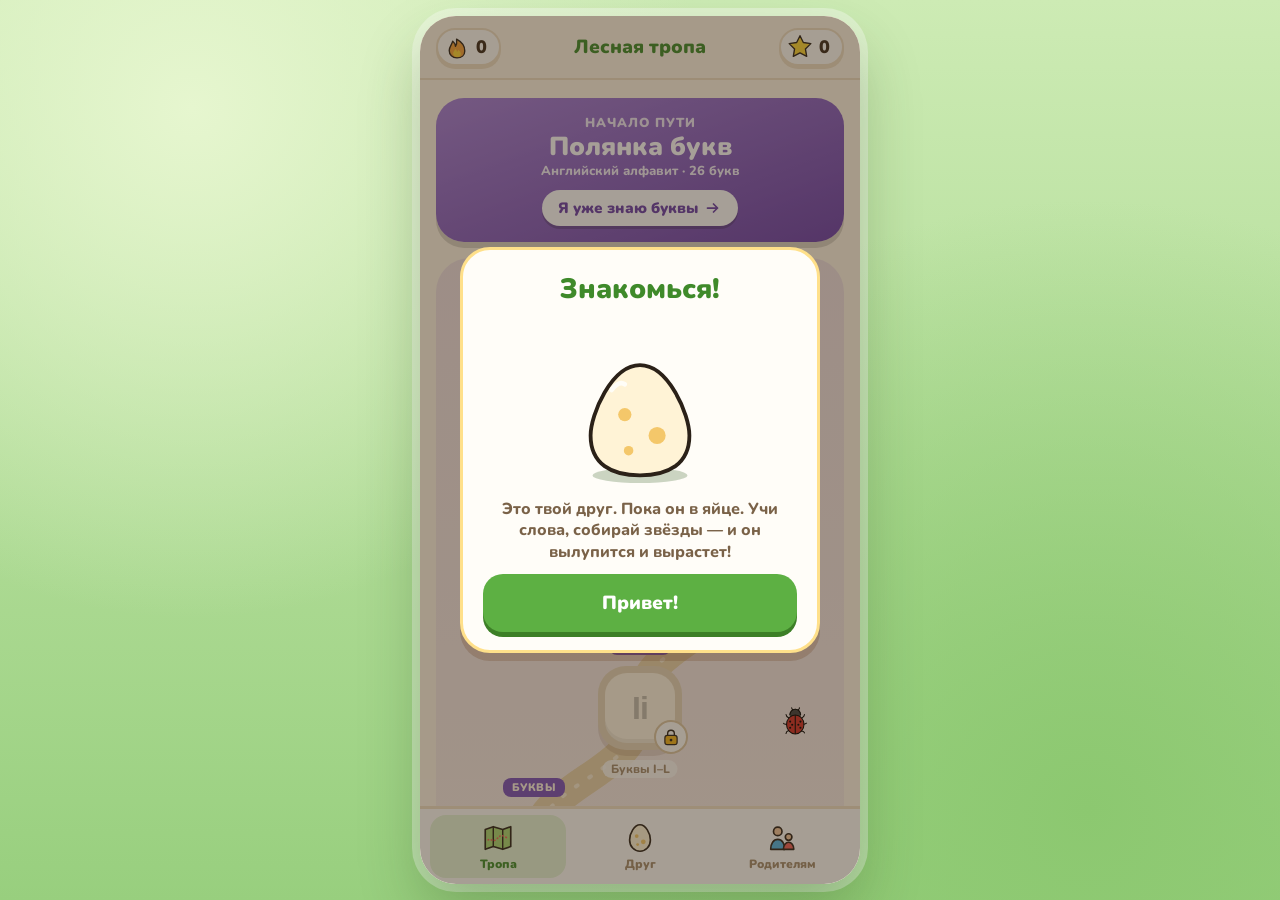
<file: index.html>
<!DOCTYPE html>
<html lang="ru">
<head>
<meta charset="UTF-8">
<meta name="viewport" content="width=device-width, initial-scale=1.0">
<title>EnglishKids — учим слова играя</title>
<!-- Установка на телефон: значок, имя, цвет шапки -->
<link rel="manifest" href="manifest.webmanifest">
<meta name="theme-color" content="#5DB043">
<link rel="icon" href="icons/favicon-32.png" sizes="32x32">
<link rel="icon" href="icons/icon.svg" type="image/svg+xml">
<link rel="apple-touch-icon" href="icons/apple-touch-icon.png">
<meta name="mobile-web-app-capable" content="yes">
<meta name="apple-mobile-web-app-capable" content="yes">
<meta name="apple-mobile-web-app-title" content="EnglishKids">
<meta name="apple-mobile-web-app-status-bar-style" content="default">
<link rel="stylesheet" href="fonts/nunito.css">
<style>
/* ===== Тема «Сказочный лес»: тёплые цвета, мягкие объёмные формы ===== */
:root{
  --bg:#FFF6E6; --paper:#FFFDF8; --card:#FFFDF8;
  --ink:#3B2A1A; --ink-soft:#7A6248; --muted:#A38B6D; --line:#EFDFC4; --line-dark:#DCC6A2;
  --leaf:#5DB043; --leaf-dark:#3F8A2A; --leaf-shadow:#3D7F27; --leaf-light:#E4F4D6;
  --sun:#FFC83D; --sun-shadow:#D99A12;
  --berry:#EF5F57; --berry-shadow:#C43F38; --berry-light:#FDE3E0;
  --sky:#4FB3E3; --sky-shadow:#2F8FBF; --sky-light:#E1F3FB;
  --wood:#B97E4B; --wood-dark:#8A5A32;
  /* старые имена — ими пользуются экраны питомца, родителей и финала */
  --primary:var(--leaf); --primary-dark:var(--leaf-dark); --primary-shadow:var(--leaf-shadow);
  --blue:var(--sky); --blue-shadow:var(--sky-shadow); --red:var(--berry); --red-shadow:var(--berry-shadow);
  --yellow:var(--sun); --yellow-shadow:var(--sun-shadow); --purple:#B98AE0; --purple-shadow:#9168B8;
  --gray-text:var(--ink); --gray-muted:var(--muted); --border:var(--line);
}
*{box-sizing:border-box; -webkit-tap-highlight-color:transparent;}
body{
  margin:0; font-family:'Nunito','Trebuchet MS',sans-serif; color:var(--ink);
  background-color:#B5DE98;
  background-image:radial-gradient(circle at 15% 12%, #E6F6CF 0, transparent 38%), radial-gradient(circle at 85% 90%, #8CC870 0, transparent 45%), linear-gradient(180deg,#CDEBB4,#98CF7E);
  min-height:100vh; display:flex; align-items:center; justify-content:center; padding:16px;
}
.app{
  width:100%; max-width:440px; height:calc(100vh - 32px); height:calc(100dvh - 32px); max-height:880px;
  background:var(--bg); border-radius:36px; position:relative; overflow:hidden;
  display:flex; flex-direction:column;
  box-shadow:0 30px 60px rgba(40,70,20,.28), 0 0 0 8px rgba(255,255,255,.35);
}
@media (max-width:520px){
  body{padding:0;}
  .app{max-width:none; height:100vh; height:100dvh; max-height:none; border-radius:0; box-shadow:none;}
}
.screen{flex:1; overflow-y:auto; padding:18px 16px 16px; background:var(--bg); position:relative;}
.screen::-webkit-scrollbar{width:0;}
.screen-map{padding-top:0;}
.screen-lesson{display:flex; flex-direction:column; padding:14px 18px 18px;}

/* ===== Кнопки ===== */
.btn{
  border:none; border-radius:20px; padding:16px 18px; font-family:inherit; font-size:19px; font-weight:900;
  cursor:pointer; width:100%; margin-top:10px; position:relative; top:0; overflow:hidden;
  display:flex; align-items:center; justify-content:center; gap:8px; transition:top .08s, box-shadow .08s;
}
.btn:active{top:4px;}
.btn-primary{background:var(--leaf); color:#fff; box-shadow:0 5px 0 var(--leaf-shadow);}
.btn-primary:active{box-shadow:0 1px 0 var(--leaf-shadow);}
.btn-berry{background:var(--berry); color:#fff; box-shadow:0 5px 0 var(--berry-shadow);}
.btn-berry:active{box-shadow:0 1px 0 var(--berry-shadow);}
.btn-blue{background:var(--sky); color:#fff; box-shadow:0 5px 0 var(--sky-shadow);}
.btn-blue:active{box-shadow:0 1px 0 var(--sky-shadow);}
.btn-outline{background:var(--paper); border:2px solid var(--line); color:var(--ink-soft); box-shadow:0 5px 0 var(--line);}
.btn-outline:active{box-shadow:0 1px 0 var(--line);}
.btn-ghost{background:transparent; color:var(--muted); box-shadow:none; font-size:13px; font-weight:800;}
.btn-ghost:active{top:0;}
.btn:disabled, .btn.btn-disabled{background:#EADBC2 !important; color:#B8A386 !important; box-shadow:0 5px 0 #D9C6A5 !important; cursor:default;}
.btn:disabled:active{top:0;}
.btn.grow{flex:1;}
.btn-label{position:relative; display:inline-flex; align-items:center; gap:8px;}
.btn-next .charge{position:absolute; left:0; top:0; bottom:0; width:0; background:rgba(93,176,67,.4);}
.btn-next.charging .charge{animation:charge 2s linear forwards;}
@keyframes charge{to{width:100%;}}
.round-btn{
  width:48px; height:48px; border-radius:50%; border:none; flex-shrink:0; cursor:pointer;
  display:flex; align-items:center; justify-content:center; background:transparent; color:var(--muted); position:relative; top:0;
}
.round-btn.soft{width:62px; height:62px; background:var(--paper); border:2px solid var(--line); box-shadow:0 5px 0 var(--line); color:var(--ink-soft);}
.round-btn.soft:active{top:4px; box-shadow:0 1px 0 var(--line);}
.speak-btn{
  background:var(--sky); color:#fff; border:none; border-radius:50%; width:76px; height:76px; cursor:pointer; flex-shrink:0;
  display:flex; align-items:center; justify-content:center; box-shadow:0 5px 0 var(--sky-shadow); position:relative; top:0;
}
.speak-btn:active{top:4px; box-shadow:0 1px 0 var(--sky-shadow);}
.speak-btn.small{width:42px; height:42px; box-shadow:0 3px 0 var(--sky-shadow);}

/* ===== Карта: лесная тропа ===== */
.map-top{
  position:sticky; top:0; z-index:20; display:flex; flex-wrap:wrap; align-items:center; justify-content:space-between; gap:8px;
  margin:0 -16px 12px; padding:12px 16px; background:rgba(255,246,230,.94); border-bottom:2px solid var(--line);
  -webkit-backdrop-filter:blur(6px); backdrop-filter:blur(6px);
}
.map-top-title{font-size:19px; font-weight:900; color:var(--leaf-dark);}
.chip{display:flex; align-items:center; gap:5px; background:var(--paper); border:2px solid var(--line); border-radius:100px; padding:3px 12px 3px 5px; font-weight:900; font-size:18px; box-shadow:0 3px 0 var(--line);}
.glade{position:relative; border-radius:34px; margin-bottom:16px; padding-top:14px; background:linear-gradient(180deg, var(--tint) 0%, transparent 90%);}
.glade-sign{
  position:relative; z-index:3; display:flex; align-items:center; gap:10px; margin:0 auto; width:fit-content; max-width:92%;
  padding:7px 18px 7px 7px; border-radius:18px; color:#FFF6E3;
  background:linear-gradient(180deg,#C98F58,#B07A47); border:3px solid var(--wood-dark); box-shadow:0 5px 0 #6E4524;
}
.sign-pic{width:48px; height:48px; border-radius:14px; background:#FFF6E3; display:flex; align-items:center; justify-content:center; flex-shrink:0;}
.sign-title{font-size:19px; font-weight:900; line-height:1.1; text-shadow:0 2px 0 rgba(0,0,0,.18);}
.sign-meta{display:flex; align-items:center; gap:4px; font-size:13px; font-weight:800; margin-top:2px;}
.trail{position:relative;}
.trail-path{position:absolute; left:0; top:0; width:100%; height:100%; z-index:0; overflow:visible;}
.deco{position:absolute; z-index:1; transform:translate(-50%,-50%); pointer-events:none;}
.node{position:absolute; z-index:2; width:84px; height:84px; margin:-42px 0 0 -42px;}
.node-btn{
  width:84px; height:84px; border-radius:50%; border:none; padding:7px; cursor:pointer; position:relative; top:0;
  background:conic-gradient(var(--c) var(--p), #EADBC2 0); box-shadow:0 6px 0 rgba(110,69,36,.28); transition:top .08s, box-shadow .08s;
}
.node-btn:active{top:4px; box-shadow:0 2px 0 rgba(110,69,36,.28);}
.node-pic{width:100%; height:100%; border-radius:50%; background:var(--paper); display:flex; align-items:center; justify-content:center; overflow:hidden; box-shadow:inset 0 -4px 0 rgba(0,0,0,.06);}
.node.done .node-btn{background:linear-gradient(180deg,#FFD95A,#F2AE1F);}
.node.locked .node-btn{background:#E6D6BB; cursor:default; box-shadow:0 6px 0 rgba(110,69,36,.14);}
.node.locked .node-btn:active{top:0;}
.node.locked .node-pic{background:#F3E9D7;}
.node.locked .node-pic > *{filter:grayscale(1); opacity:.35;}
.node.nope .node-btn{animation:shake .35s;}
.node-badge{position:absolute; right:-6px; bottom:-4px; width:34px; height:34px; border-radius:50%; display:flex; align-items:center; justify-content:center; background:var(--paper); border:2px solid var(--line-dark);}
.node-badge.ok{background:var(--leaf); border-color:var(--leaf-shadow);}
.node.current::before{content:''; position:absolute; inset:-12px; border-radius:50%; background:var(--c); animation:halo 1.8s ease-out infinite;}
.node.current .node-btn{animation:bob 2.2s ease-in-out infinite;}
.node-stars{position:absolute; top:-22px; left:50%; transform:translateX(-50%); display:flex; gap:0; z-index:3;}
.node-stars svg:nth-child(2){transform:translateY(-6px);}
.node-label{
  position:absolute; top:94px; left:50%; transform:translateX(-50%); width:max-content; max-width:150px; text-align:center;
  font-size:12px; line-height:1.2; font-weight:800; color:var(--ink-soft); background:rgba(255,253,248,.85); padding:2px 8px; border-radius:10px;
}
.node.locked .node-label{color:var(--muted);}
.node-worm{position:absolute; top:-16px; width:66px; height:72px; z-index:4; pointer-events:none; animation:bob 2.2s ease-in-out .3s infinite;}
.node-worm.left{right:100px;} .node-worm.right{left:100px;}
.node-worm svg{width:100%; height:100%; display:block;}
@keyframes halo{0%{transform:scale(.85); opacity:.35;} 100%{transform:scale(1.3); opacity:0;}}
@keyframes bob{0%,100%{transform:translateY(0);} 50%{transform:translateY(-5px);}}

.bottom-nav{display:flex; gap:6px; background:var(--paper); border-top:3px solid var(--line); padding:6px 10px calc(6px + env(safe-area-inset-bottom));}
.nav-btn{flex:1; border:none; background:none; padding:6px 4px; display:flex; flex-direction:column; align-items:center; gap:1px; font-family:inherit; font-size:12px; font-weight:900; color:var(--muted); cursor:pointer; border-radius:16px;}
.nav-btn.active{background:var(--leaf-light); color:var(--leaf-dark);}

/* ===== Урок ===== */
.lesson-top{display:flex; align-items:center; gap:10px; margin-bottom:6px;}
.lprogress{flex:1; height:18px; border-radius:100px; background:#EADBC2; overflow:hidden; box-shadow:inset 0 2px 0 rgba(0,0,0,.06);}
.lprogress-fill{height:100%; min-width:18px; border-radius:100px; background:linear-gradient(180deg,#7CCB55,var(--leaf)); position:relative; transition:width .5s cubic-bezier(.34,1.56,.64,1);}
.lprogress-fill::after{content:''; position:absolute; top:4px; left:8px; right:8px; height:4px; border-radius:4px; background:rgba(255,255,255,.45);}
.lesson-pic{width:44px; height:44px; display:flex; align-items:center; justify-content:center; flex-shrink:0;}
.stage{flex:1; display:flex; flex-direction:column; justify-content:center; align-items:center; gap:16px; min-height:0;}
.stage-actions{display:flex; gap:12px; align-items:center; padding-top:12px;}
.stage-actions .btn{margin-top:0;}
.stage-actions.spread{justify-content:space-between;}

.prompt{display:flex; flex-direction:column; align-items:center; gap:8px;}
.prompt-pic{width:180px; height:180px; border-radius:38px; background:var(--paper); border:3px solid var(--line); box-shadow:0 6px 0 var(--line); display:flex; align-items:center; justify-content:center; animation:pop-in .4s cubic-bezier(.34,1.56,.64,1);}
.prompt.compact .prompt-pic{width:136px; height:136px; border-radius:32px;}
.word-ru{font-size:28px; font-weight:900; color:var(--ink); text-align:center; line-height:1.15;}
.word-ru.small{font-size:19px; color:var(--ink-soft);}

.card-scene{perspective:1200px; width:100%; height:380px; max-height:56vh;}
.card{position:relative; width:100%; height:100%; transform-style:preserve-3d; transition:transform .6s cubic-bezier(.34,1.56,.64,1); cursor:pointer;}
.card.flipped{transform:rotateY(180deg);}
.face{position:absolute; inset:0; -webkit-backface-visibility:hidden; backface-visibility:hidden; border-radius:36px; display:flex; flex-direction:column; align-items:center; justify-content:center; gap:12px; text-align:center; padding:16px;}
.front{background:var(--paper); border:4px solid var(--line); box-shadow:0 8px 0 var(--line);}
.back{background:linear-gradient(180deg,#F1FAEA,#DDF1CF); border:4px solid #BFE3A8; box-shadow:0 8px 0 #BFE3A8; transform:rotateY(180deg);}
.word-en{font-size:46px; font-weight:900; color:var(--leaf-dark); line-height:1; word-break:break-word;}
.ipa{font-size:18px; color:var(--ink-soft); font-weight:700;}
.tap-hint{position:absolute; right:22px; bottom:20px; color:var(--sun-shadow); animation:tap 1.4s ease-in-out infinite;}
@keyframes tap{0%,100%{transform:scale(1); opacity:.9;} 50%{transform:scale(.75); opacity:.45;}}

.options{display:grid; grid-template-columns:1fr 1fr; gap:12px; width:100%;}
.opt-btn{font-family:inherit; background:var(--paper); border:3px solid var(--line); border-radius:22px; padding:20px 8px; font-size:22px; font-weight:900; color:var(--ink); cursor:pointer; box-shadow:0 5px 0 var(--line); position:relative; top:0; word-break:break-word;}
.opt-btn:active{top:3px; box-shadow:0 2px 0 var(--line);}
.opt-btn.correct{background:var(--leaf-light); border-color:var(--leaf); color:var(--leaf-dark); box-shadow:0 5px 0 var(--leaf);}
.opt-btn.wrong{background:var(--berry-light); border-color:var(--berry); color:var(--berry-shadow); box-shadow:0 5px 0 var(--berry); animation:shake .3s;}

.slots-row, .letters-row{display:flex; flex-wrap:wrap; gap:8px; justify-content:center;}
.slot{width:44px; height:54px; border-radius:14px; background:#F3E7D2; border:2px dashed var(--line-dark); display:flex; align-items:center; justify-content:center; font-size:26px; font-weight:900; color:var(--ink);}
.slot.filled{background:var(--paper); border:2px solid var(--leaf); color:var(--leaf-dark); cursor:pointer; box-shadow:0 3px 0 var(--leaf);}
.slot.wrong-slot{background:var(--berry-light); border:2px solid var(--berry); color:var(--berry-shadow); box-shadow:0 3px 0 var(--berry); animation:shake .3s;}
.slot.space-sep{width:14px; border:none; background:transparent;}
.letter-tile{width:52px; height:56px; border-radius:16px; background:linear-gradient(180deg,#FBE3B5,#F5CF8E); border:2px solid #D9A866; color:var(--ink); font-size:26px; font-weight:900; display:flex; align-items:center; justify-content:center; cursor:pointer; box-shadow:0 5px 0 #C89255; user-select:none; position:relative; top:0;}
.letter-tile:active{top:4px; box-shadow:0 1px 0 #C89255;}
.letter-tile.used{visibility:hidden;}
.letter-tile.pop-in{animation:pop-in .35s cubic-bezier(.34,1.56,.64,1) both;}
.many .slots-row{flex-wrap:nowrap; gap:4px; width:100%;}
.many .slot{flex:1 1 0; min-width:0; max-width:34px; height:46px; font-size:21px; border-radius:11px;}
.many .slot.space-sep{flex:0 0 8px;}
.many .letter-tile{width:42px; height:48px; font-size:22px; border-radius:13px;}

.cells-row{display:flex; flex-wrap:wrap; gap:7px; justify-content:center;}
.cell-input{width:44px; height:54px; padding:0; text-align:center; font-family:inherit; font-size:26px; font-weight:900; border:3px solid var(--line); border-radius:14px; outline:none; background:var(--paper); color:var(--ink); box-shadow:0 4px 0 var(--line); text-transform:lowercase;}
.cell-input:focus{border-color:var(--sky); background:var(--sky-light);}
.cell-input.wrong{border-color:var(--berry); background:var(--berry-light); animation:shake .3s;}
.cell-input.correct{border-color:var(--leaf); background:var(--leaf-light); color:var(--leaf-dark);}
.cells-row.many{flex-wrap:nowrap; gap:4px; width:100%;}
.cells-row.many .cell-input{flex:1 1 0; min-width:0; max-width:34px; height:46px; font-size:21px; border-width:2px;}
.cell-sep{width:12px;}
.hearts{display:flex; gap:4px; justify-content:center;}
.listen-wrap{display:flex; flex-direction:column; align-items:center; gap:12px;}
.listen-btn{width:140px; height:140px; border-radius:50%; border:none; background:var(--sky); color:#fff; box-shadow:0 8px 0 var(--sky-shadow); cursor:pointer; display:flex; align-items:center; justify-content:center; position:relative; top:0;}
.listen-btn:active{top:5px; box-shadow:0 3px 0 var(--sky-shadow);}
.listen-btn::before{content:''; position:absolute; inset:-12px; border-radius:50%; border:5px solid var(--sky); animation:halo 1.8s ease-out infinite;}
.feedback{text-align:center; font-size:16px; font-weight:800; min-height:22px;}
.feedback.ok{color:var(--leaf-dark);} .feedback.bad{color:var(--berry-shadow);}

/* Панель «Верно / Почти» */
.sheet-layer{position:absolute; inset:0; z-index:60; display:flex; align-items:flex-end; background:rgba(59,42,26,0); transition:background .25s;}
.sheet-layer.show{background:rgba(59,42,26,.14);}
.sheet{width:100%; padding:16px 18px 22px; border-radius:30px 30px 0 0; transform:translateY(105%); transition:transform .35s cubic-bezier(.34,1.3,.64,1);}
.sheet-layer.show .sheet{transform:none;}
.sheet.ok{background:#E4F4D6; border-top:4px solid #BFE3A8;}
.sheet.bad{background:#FDE3E0; border-top:4px solid #F6B9B3;}
.sheet-row{display:flex; align-items:center; gap:12px;}
.sheet-worm{width:78px; height:84px; flex-shrink:0;}
.sheet-worm svg{width:100%; height:100%; display:block;}
.sheet-title{font-size:26px; font-weight:900;}
.sheet.ok .sheet-title{color:var(--leaf-dark);} .sheet.bad .sheet-title{color:var(--berry-shadow);}
.sheet-word{display:flex; align-items:center; gap:10px; font-size:28px; font-weight:900; color:var(--ink); line-height:1.1;}
.sheet-ru{font-size:15px; font-weight:700; color:var(--ink-soft);}

/* ===== Общие элементы (питомец, родители, финал) ===== */
.topbar{display:flex; align-items:center; justify-content:space-between; margin-bottom:14px; gap:10px;}
.stage-title{font-size:16px; font-weight:900; color:var(--ink);}
.exit-btn{background:none; border:none; font-size:24px; color:var(--muted); cursor:pointer; padding:4px; line-height:1;}
.emoji{animation:bounce-in .5s cubic-bezier(.34,1.56,.64,1);}

.section-label{font-size:12px; font-weight:900; color:var(--muted); text-transform:uppercase; letter-spacing:.6px; margin:18px 0 8px;}

.gate-box{text-align:center; padding:20px 0;}
.gate-q{font-size:34px; font-weight:900; color:var(--sky-shadow); margin:16px 0;}
.gate-options{display:grid; grid-template-columns:1fr 1fr 1fr; gap:8px;}
.gate-opt{font-family:inherit; background:var(--paper); border:2px solid var(--line); border-bottom:5px solid var(--line); border-radius:16px; padding:14px 0; font-size:20px; font-weight:900; color:var(--ink); cursor:pointer;}
.dash-card{background:var(--paper); border-radius:20px; padding:14px; margin-bottom:12px; border:2px solid var(--line);}
.dash-row{display:flex; justify-content:space-between; align-items:center; margin-bottom:8px;}
.dash-row:last-child{margin-bottom:0;}
.dash-label{font-size:13px; color:var(--muted); font-weight:700;}
.dash-value{font-size:14px; font-weight:900; color:var(--ink);}
.topic-bar-row{margin-bottom:10px;}
.topic-bar-name{font-size:13px; font-weight:800; margin-bottom:4px; display:flex; justify-content:space-between;}
.topic-bar-track{background:#EFE3CE; border-radius:100px; height:10px; overflow:hidden;}
.topic-bar-fill{height:100%; background:var(--leaf); border-radius:100px; transition:width .5s;}
.struggle-word{display:flex; justify-content:space-between; align-items:center; padding:8px 0; border-bottom:1px solid var(--line); font-size:14px; font-weight:700;}
.struggle-word:last-child{border-bottom:none;}
.setting-row{display:flex; justify-content:space-between; align-items:center; margin-bottom:14px;}
.setting-label{font-size:14px; font-weight:800; color:var(--ink);}
select{font-family:inherit; font-size:14px; border-radius:10px; border:2px solid var(--line); padding:6px 10px; font-weight:800; color:var(--ink); background:var(--paper);}
.day-pills{display:flex; gap:6px; flex-wrap:wrap;}
.day-pill{width:36px; height:36px; border-radius:50%; background:#F1E6D3; display:flex; align-items:center; justify-content:center; font-size:12px; font-weight:900; color:var(--muted); cursor:pointer; border:2px solid transparent;}
.day-pill.on{background:var(--sky); color:#fff; border-color:var(--sky-shadow);}
.privacy-note{font-size:12px; color:var(--muted); line-height:1.5; background:#FBF1E0; padding:12px; border-radius:14px; font-weight:700;}

.confetti-piece{position:absolute; top:-10px; border-radius:2px; animation:confetti-fall linear forwards; z-index:50;}

/* ===== Питомец: лесная полянка ===== */
.screen-pet{padding-top:0;}
.pet-scene{
  position:relative; height:300px; border-radius:32px; overflow:hidden; cursor:pointer;
  background:linear-gradient(180deg,#BFE6FA 0%,#E4F5FC 55%,#FFF6E6 100%);
  border:3px solid #CFE7C0; box-shadow:0 6px 0 #CFE7C0;
}
.pet-sun{position:absolute; right:26px; top:22px; width:46px; height:46px; border-radius:50%; background:#FFD95A; box-shadow:0 0 0 10px rgba(255,217,90,.3);}
.pet-cloud{position:absolute; height:22px; border-radius:20px; background:#fff; opacity:.9; animation:drift 14s ease-in-out infinite alternate;}
.pet-cloud::before{content:''; position:absolute; left:22%; top:-12px; width:30px; height:28px; border-radius:50%; background:#fff;}
@keyframes drift{to{transform:translateX(26px);}}
.pet-ground{position:absolute; left:-12%; right:-12%; bottom:-70px; height:150px; border-radius:50% 50% 0 0; background:linear-gradient(180deg,#8FD16E,#6DB84E);}
.pet-scene .deco{z-index:1;}
.pet-stage{position:absolute; left:50%; bottom:2px; transform:translateX(-50%); width:250px; z-index:2;}
.pet-svg{width:100%; height:auto; display:block; overflow:visible;}
.pet-bob{transform-box:fill-box; transform-origin:50% 100%; animation:pet-breathe 3s ease-in-out infinite;}
.pet-egg .pet-bob{animation:pet-wobble 2.6s ease-in-out infinite;}
.pet-svg.happy .pet-bob{animation:pet-jump .6s cubic-bezier(.34,1.56,.64,1);}
.pet-eyes{transform-box:fill-box; transform-origin:center; animation:blink 4.5s infinite;}
@keyframes pet-breathe{0%,100%{transform:scale(1,1);} 50%{transform:scale(1.03,.97);}}
@keyframes pet-wobble{0%,60%,100%{transform:rotate(0);} 20%{transform:rotate(-5deg);} 40%{transform:rotate(4deg);}}
@keyframes pet-jump{0%{transform:translateY(0);} 40%{transform:translateY(-26px) scale(.96,1.05);} 100%{transform:translateY(0);}}
.pet-sparkle{transform-box:fill-box; transform-origin:center; animation:twinkle 1.8s ease-in-out infinite;}
.pet-sparkle:nth-of-type(2n){animation-delay:-.9s;}
@keyframes twinkle{0%,100%{transform:scale(1); opacity:1;} 50%{transform:scale(.6); opacity:.6;}}
@keyframes blink{0%,93%,100%{transform:scaleY(1);} 96%{transform:scaleY(.1);}}
.float-heart{position:absolute; z-index:5; pointer-events:none; opacity:0; animation:float-up 1.1s ease-out forwards;}
@keyframes float-up{0%{transform:translate(-50%,0) scale(.6); opacity:0;} 20%{opacity:1;} 100%{transform:translate(-50%,-90px) scale(1.1); opacity:0;}}
.pet-info{background:var(--paper); border:2px solid var(--line); border-radius:24px; padding:14px 16px; margin-top:16px; text-align:center; box-shadow:0 4px 0 var(--line);}
.pet-info .pet-name{font-size:26px; font-weight:900; color:var(--ink); margin:0;}
.pet-bar{height:16px; border-radius:100px; background:#EADBC2; overflow:hidden; margin:10px 0 8px;}
.pet-bar-fill{height:100%; min-width:16px; border-radius:100px; background:linear-gradient(180deg,#FFD95A,#F2AE1F); transition:width .5s;}
.pet-next{display:flex; align-items:center; justify-content:center; gap:5px; font-size:14px; font-weight:800; color:var(--ink-soft);}
.pet-kind{font-size:13px; font-weight:800; color:var(--muted); margin-top:2px;}
.pet-hint{font-size:12px; font-weight:700; color:var(--muted); margin-top:4px;}
.pet-sleep .pet-bob{animation:pet-breathe 4s ease-in-out infinite;}
.pet-zzz{animation:twinkle 2.4s ease-in-out infinite;}
.house{display:grid; grid-template-columns:repeat(3,1fr); gap:10px;}
.friend-card{font-family:inherit; position:relative; display:flex; flex-direction:column; align-items:center; gap:2px; padding:8px 4px 10px; border-radius:20px; background:var(--paper); border:2px solid var(--line); box-shadow:0 4px 0 var(--line); cursor:pointer; color:inherit; top:0;}
button.friend-card:active{top:3px; box-shadow:0 1px 0 var(--line);}
.friend-card.on{border-color:var(--leaf); background:var(--leaf-light); box-shadow:0 4px 0 var(--leaf);}
.friend-card.mystery{cursor:default; background:#F6EEDF;}
.friend-pic{position:relative; width:84px; height:80px;}
.friend-pic .pet-bob, .friend-pic .pet-eyes, .friend-pic .pet-sparkle, .friend-pic .pet-zzz{animation:none;}
.mystery .pet-svg{filter:brightness(0); opacity:.16;}
.friend-q{position:absolute; inset:0; display:flex; align-items:center; justify-content:center; padding-top:10px; font-size:38px; font-weight:900; color:var(--muted);}
.friend-name{font-size:13px; font-weight:900; color:var(--ink); text-align:center; line-height:1.15;}
.friend-sub{font-size:11px; font-weight:800; color:var(--muted); text-align:center; line-height:1.15; display:flex; align-items:center; gap:3px;}
.friend-card.on .friend-sub{color:var(--leaf-dark);}
.goal-pill{display:flex; align-items:center; gap:10px; margin:0 0 12px; padding:8px 12px 8px 8px; border-radius:20px; background:#FFF0CC; border:2px solid #FFE08A; box-shadow:0 3px 0 #FFE08A;}
.goal-pill img{flex-shrink:0;}
.goal-main{flex:1; min-width:0;}
.goal-text{font-size:14px; font-weight:900; color:#9A6411; white-space:nowrap; overflow:hidden; text-overflow:ellipsis;}
.goal-bar{height:10px; border-radius:10px; background:#F6DFA8; overflow:hidden; margin-top:5px;}
.goal-bar-fill{height:100%; min-width:10px; border-radius:10px; background:linear-gradient(180deg,#FFD95A,#F2AE1F); transition:width .5s;}
.goal-num{display:flex; align-items:center; gap:3px; font-size:14px; font-weight:900; color:#9A6411; flex-shrink:0;}
.goal-pill.slim{flex-basis:100%; margin:0; padding:3px 10px 3px 4px; gap:8px; border-radius:16px; box-shadow:none;}
.goal-pill.slim img{width:30px; height:30px;}
.goal-pill.slim .goal-text{font-size:13px;}
.goal-pill.slim .goal-bar{height:8px; margin-top:3px;}
.goal-pill.done{background:var(--leaf-light); border-color:#BFE3A8; box-shadow:0 3px 0 #BFE3A8; animation:pulse-goal 1.6s ease-in-out infinite;}
.goal-pill.done .goal-text, .goal-pill.done .goal-num{color:var(--leaf-dark);}
.goal-pill.done .goal-bar-fill{background:var(--leaf);}
@keyframes pulse-goal{50%{transform:scale(1.025);}}
.goal-reward{display:flex; align-items:center; gap:6px; font-size:15px; font-weight:800; color:var(--ink); margin-bottom:10px;}
.support-card{background:#FFF1EF; border-color:#F8CFCA;}
.support-head{display:flex; align-items:center; gap:8px;}
.support-title{font-size:18px; font-weight:900; color:var(--berry-shadow);}
.support-text{font-size:14px; font-weight:700; color:var(--ink-soft); line-height:1.4; margin:8px 0 4px;}
.support-card .btn{text-decoration:none;}
.support-btn{flex-direction:column; gap:1px; padding:12px 18px;}
.support-btn-main{display:flex; align-items:center; gap:8px;}
.support-btn-note{font-size:12px; font-weight:800; opacity:.8;}
.crypto-net{font-size:14px; font-weight:800; color:var(--ink-soft); line-height:1.35; margin-top:4px;}
.crypto-qr{display:block; width:200px; height:200px; margin:10px auto 6px; border-radius:12px; border:2px solid var(--line);}
.crypto-addr{font-family:ui-monospace, Consolas, monospace; font-size:14px; font-weight:700; color:var(--ink); background:#F6EEDF; border-radius:12px; padding:8px 10px; overflow-wrap:anywhere; user-select:all; -webkit-user-select:all;}
.crypto-warn{font-size:12px; font-weight:800; color:var(--berry-shadow); margin:8px 0 0; line-height:1.35;}
.install-why{font-size:14px; font-weight:800; color:var(--ink); margin:0 0 8px;}
.install-steps{margin:0; padding-left:20px; font-size:14px; font-weight:700; color:var(--ink-soft); line-height:1.5;}
.install-card .btn{margin-top:4px;}
.goal-input{font-family:inherit; width:100%; font-size:16px; font-weight:800; color:var(--ink); padding:11px 14px; border-radius:14px; border:2px solid var(--line-dark); background:#fff;}
.goal-input:focus{outline:none; border-color:var(--sky);}
.pet-bubble{position:absolute; z-index:6; left:50%; top:14px; transform:translateX(-50%); max-width:86%; padding:8px 16px; border-radius:20px; background:#fff; border:3px solid var(--ink); text-align:center; pointer-events:none; animation:bubble-in 3.2s ease forwards;}
.pet-bubble::after{content:''; position:absolute; left:50%; bottom:-12px; margin-left:-9px; border:9px solid transparent; border-top-color:var(--ink); border-bottom:0;}
.pet-bubble-en{font-size:22px; font-weight:900; color:var(--ink); line-height:1.15;}
.pet-bubble-ru{font-size:13px; font-weight:800; color:var(--muted);}
@keyframes bubble-in{0%{opacity:0; transform:translateX(-50%) scale(.6);} 8%{opacity:1; transform:translateX(-50%) scale(1.05);} 12%,88%{opacity:1; transform:translateX(-50%) scale(1);} 100%{opacity:0; transform:translateX(-50%) scale(1);}}
.grow-row{display:flex; align-items:flex-end; justify-content:center; gap:4px; margin-top:6px;}
.grow-old{width:92px; opacity:.55;}
.grow-new{width:170px;}
.grow-arrow{padding-bottom:50px; animation:bob 1.6s ease-in-out infinite;}
.pop-layer{position:absolute; inset:0; z-index:80; display:flex; align-items:center; justify-content:center; padding:20px; background:rgba(59,42,26,.45); animation:fade-in .25s;}
.pop-card{width:100%; max-width:360px; background:var(--paper); border-radius:30px; padding:20px 20px 18px; text-align:center; border:3px solid #FFE08A; box-shadow:0 8px 0 rgba(110,69,36,.25); animation:bounce-in .5s cubic-bezier(.34,1.56,.64,1);}
.pop-title{font-size:28px; font-weight:900; color:var(--leaf-dark);}
.pop-pet{width:190px; margin:4px auto 0;}
.pop-text{font-size:16px; font-weight:800; color:var(--ink-soft); line-height:1.35; margin-top:6px;}
.pop-gift{width:110px; height:110px; display:block; margin:0 auto 4px; animation:bob 2.2s ease-in-out infinite;}
.pop-reward{font-size:24px; font-weight:900; color:#B7791F; margin:6px 0 2px; overflow-wrap:anywhere;}
.pop-show{display:inline-block; margin-top:10px; padding:6px 14px; border-radius:100px; background:var(--berry-light); color:var(--berry-shadow); font-size:17px; font-weight:900;}
@keyframes fade-in{from{opacity:0;}}
.pet-steps{display:flex; justify-content:center; align-items:center; gap:6px; margin-top:10px;}
.pet-steps span{width:10px; height:10px; border-radius:6px; background:#EADBC2;}
.pet-steps span.on{background:var(--leaf);}
.pet-steps span.cur{width:24px;}
.wardrobe{display:grid; grid-template-columns:repeat(3,1fr); gap:10px;}
.ward{
  font-family:inherit; position:relative; top:0; background:var(--paper); border:3px solid var(--line); border-radius:20px;
  padding:10px 4px 8px; display:flex; flex-direction:column; align-items:center; gap:4px; cursor:pointer; box-shadow:0 4px 0 var(--line);
}
.ward:active{top:3px; box-shadow:0 1px 0 var(--line);}
.ward.worn{border-color:var(--leaf); background:var(--leaf-light); box-shadow:0 4px 0 var(--leaf);}
.ward.locked > svg:first-child{filter:grayscale(1); opacity:.35;}
.ward-name, .ward-req{font-size:12px; font-weight:900; color:var(--ink-soft); display:flex; align-items:center; gap:3px;}
.ward.worn .ward-name{color:var(--leaf-dark);}
.ward-lock{position:absolute; top:5px; right:5px;}
.ward.nope{animation:shake .35s;}
.badges{display:grid; grid-template-columns:repeat(4,1fr); gap:14px 6px; padding-bottom:6px;}
.badge{display:flex; flex-direction:column; align-items:center; gap:5px;}
.badge-ring{width:64px; height:64px; border-radius:50%; padding:5px; background:conic-gradient(var(--c) var(--p), #EADBC2 0); box-shadow:0 4px 0 rgba(110,69,36,.18);}
.badge.done .badge-ring{background:linear-gradient(180deg,#FFD95A,#F2AE1F);}
.badge-pic{width:100%; height:100%; border-radius:50%; background:var(--paper); display:flex; align-items:center; justify-content:center;}
.badge.empty .badge-pic > *{filter:grayscale(1); opacity:.4;}
.badge-name{font-size:11px; font-weight:800; color:var(--ink-soft); text-align:center; line-height:1.15; display:-webkit-box; -webkit-line-clamp:2; -webkit-box-orient:vertical; overflow:hidden;}

/* ===== Финал урока ===== */
.screen-sessionEnd{display:flex; flex-direction:column; padding-top:20px;}
.end-wrap{flex:1;}
.end-hero{
  text-align:center; padding:16px 16px 20px; border-radius:32px;
  background:radial-gradient(circle at 50% 22%, #FFF1C2 0, transparent 58%), linear-gradient(180deg,#E4F4D6,#FFF6E6);
  border:3px solid #CFE7C0; box-shadow:0 6px 0 #CFE7C0;
}
.end-stars{display:flex; justify-content:center; align-items:flex-end; gap:2px; height:92px;}
.end-star{display:inline-block; transform:scale(0); animation:star-pop .55s cubic-bezier(.34,1.56,.64,1) forwards;}
.end-star:nth-child(1) svg{transform:rotate(-14deg) translateY(4px);}
.end-star:nth-child(3) svg{transform:rotate(14deg) translateY(4px);}
@keyframes star-pop{0%{transform:scale(0) rotate(-40deg);} 100%{transform:scale(1) rotate(0);}}
.end-worm{width:104px; height:112px; margin:4px auto 0; animation:bob 2.2s ease-in-out infinite;}
.end-worm svg{width:100%; height:100%; display:block;}
.end-title{font-size:30px; font-weight:900; color:var(--leaf-dark); margin:6px 0 2px;}
.end-sub{font-size:15px; font-weight:800; color:var(--ink-soft);}
.end-chip{
  display:inline-flex; align-items:center; gap:6px; margin-top:12px; padding:8px 18px; border-radius:100px;
  background:var(--paper); border:2px solid var(--line); font-size:18px; font-weight:900; color:var(--ink-soft);
  animation:bounce-in .5s cubic-bezier(.34,1.56,.64,1) 1.3s both;
}
.end-chip.gain{color:#B7791F; background:#FFF0CC; border-color:#FFE08A; font-size:24px;}
.unlock-card{display:flex; align-items:center; gap:12px; margin-top:14px; padding:10px 14px; border-radius:22px; background:#FFF0CC; border:2px solid #FFE08A; animation:bounce-in .5s cubic-bezier(.34,1.56,.64,1) 1.6s both;}
.unlock-pic{width:58px; height:58px; border-radius:50%; background:var(--paper); display:flex; align-items:center; justify-content:center; border:4px solid var(--c); flex-shrink:0;}
.unlock-title{font-size:17px; font-weight:900; color:#B7791F;}
.unlock-sub{font-size:13px; font-weight:800; color:var(--ink-soft);}
.word-chips{display:flex; flex-wrap:wrap; justify-content:center; gap:8px;}
.word-chip{
  font-family:inherit; position:relative; top:0; min-width:74px; background:var(--paper); border:2px solid var(--line); border-radius:18px;
  padding:8px 10px 6px; display:flex; flex-direction:column; align-items:center; gap:2px; font-size:15px; font-weight:900; color:var(--leaf-dark);
  cursor:pointer; box-shadow:0 3px 0 var(--line);
}
.word-chip:active{top:2px; box-shadow:0 1px 0 var(--line);}
.end-actions{padding-top:10px;}

/* ===== Родителям ===== */
.screen-parentGate, .screen-parentDashboard{padding-top:12px;}
.parent-top{display:flex; align-items:center; justify-content:space-between; margin-bottom:12px;}
.parent-title{font-size:20px; font-weight:900; color:var(--ink);}
.gate-card{background:var(--paper); border:3px solid var(--line); border-radius:30px; padding:26px 18px 20px; text-align:center; box-shadow:0 6px 0 var(--line); margin-top:28px;}
.gate-card.nope{animation:shake .35s;}
.gate-text{font-size:15px; font-weight:700; color:var(--ink-soft); line-height:1.45; margin:10px 0 0;}
.gate-opt{box-shadow:0 4px 0 var(--line); border-bottom-width:2px; position:relative; top:0;}
.gate-opt:active{top:3px; box-shadow:0 1px 0 var(--line);}
.stat-grid{display:grid; grid-template-columns:1fr 1fr; gap:10px; margin-bottom:4px;}
.stat{background:var(--paper); border:2px solid var(--line); border-radius:20px; padding:12px; display:flex; align-items:center; gap:10px; box-shadow:0 3px 0 var(--line);}
.stat-icon{width:40px; height:40px; display:flex; align-items:center; justify-content:center; flex-shrink:0;}
.stat-val{font-size:22px; font-weight:900; color:var(--ink); line-height:1.1;}
.stat-val small{font-size:13px; color:var(--muted);}
.stat-label{font-size:12px; font-weight:800; color:var(--muted);}
.topic-row{display:flex; align-items:center; gap:10px; margin-bottom:12px;}
.topic-row:last-child{margin-bottom:0;}
.topic-pic{width:34px; height:34px; flex-shrink:0; display:flex; align-items:center; justify-content:center;}
.topic-main{flex:1; min-width:0;}
.struggle-word{gap:10px; justify-content:flex-start;}
.sw-text{flex:1; min-width:0;}
.sw-en{font-weight:900; color:var(--ink); font-size:15px;}
.sw-ru{font-size:12px; color:var(--muted); font-weight:700;}
.sw-stars{display:flex;}
.dash-empty{color:var(--muted); font-size:13px; font-weight:700; margin:0;}
.setting-row.stack{flex-direction:column; align-items:flex-start; gap:8px;}
.seg{display:flex; flex-wrap:wrap; background:#F1E6D3; border-radius:14px; padding:3px; gap:3px;}
.seg button{font-family:inherit; border:none; background:transparent; border-radius:11px; padding:8px 11px; font-size:13px; font-weight:900; color:var(--ink-soft); cursor:pointer;}
.seg button.on{background:var(--paper); color:var(--leaf-dark); box-shadow:0 2px 0 var(--line-dark);}
.day-pill{font-family:inherit; border:2px solid transparent;}
.switch{position:relative; width:54px; height:32px; flex-shrink:0;}
.switch input{position:absolute; opacity:0; width:0; height:0;}
.switch span{position:absolute; inset:0; border-radius:32px; background:#E2D3B8; transition:background .2s; cursor:pointer;}
.switch span::before{content:''; position:absolute; width:26px; height:26px; left:3px; top:3px; border-radius:50%; background:#fff; box-shadow:0 2px 3px rgba(0,0,0,.2); transition:transform .2s;}
.switch input:checked + span{background:var(--leaf);}
.switch input:checked + span::before{transform:translateX(22px);}
.switch input:focus-visible + span{outline:3px solid var(--sky); outline-offset:2px;}
.dash-details{background:var(--paper); border:2px solid var(--line); border-radius:18px; padding:12px 14px; margin-top:10px; font-size:13px; color:var(--ink-soft); line-height:1.5; font-weight:700;}
.dash-details summary{font-weight:900; color:var(--ink); cursor:pointer; font-size:14px;}
.dash-details p{margin:8px 0 0;}
.dash-details a{color:var(--sky-shadow);}

/* ===== Грамматические станции ===== */
.node.station .node-btn{border-radius:28px; background:linear-gradient(180deg,#C98F58,#B07A47);}
.node.station.done .node-btn{background:linear-gradient(180deg,#FFD95A,#F2AE1F);}
.node.station.locked .node-btn{background:#E6D6BB;}
.node.station .node-pic{border-radius:22px; background:#FFF6E3;}
.node-tag{position:absolute; top:-30px; left:50%; transform:translateX(-50%); z-index:3; font-size:11px; font-weight:900; letter-spacing:.4px; text-transform:uppercase; color:#FFF6E3; background:var(--wood-dark); padding:2px 9px; border-radius:8px; white-space:nowrap;}
.node.station .node-stars{top:-50px;}
.station-pic{display:inline-flex; align-items:center; justify-content:center;}
.station-pic .scene{flex-wrap:nowrap; gap:0;}

.hl{color:var(--berry-shadow); background:var(--berry-light); border-radius:6px; padding:0 2px;}
.hl-a{color:var(--sky-shadow); background:var(--sky-light); border-radius:6px; padding:0 3px;}
.task-label{font-size:15px; font-weight:900; color:var(--ink-soft); text-align:center;}
.retry-tag{display:flex; align-items:center; gap:5px; justify-content:center; margin:0 auto 4px; width:fit-content; font-size:12px; font-weight:900; color:#B7791F; background:#FFF0CC; border:2px solid #FFE08A; padding:2px 10px; border-radius:100px;}
.phrase{font-size:28px; font-weight:900; color:var(--ink); line-height:1.25; text-align:center;}
.phrase-btn{font-family:inherit; display:flex; align-items:center; gap:12px; background:var(--paper); border:3px solid var(--line); border-radius:22px; padding:12px 18px; cursor:pointer; box-shadow:0 4px 0 var(--line); color:var(--sky); position:relative; top:0; max-width:100%;}
.phrase-btn:active{top:3px; box-shadow:0 1px 0 var(--line);}
.phrase-btn .phrase{font-size:26px; text-align:left;}
.scene{display:inline-flex; flex-wrap:wrap; justify-content:center; align-items:center; gap:4px;}
.scene-item{display:inline-flex; animation:pop-in .35s cubic-bezier(.34,1.56,.64,1) both;}
.scene-card{min-height:150px; width:100%; max-width:320px; display:flex; align-items:center; justify-content:center; padding:14px; border-radius:30px; background:var(--paper); border:3px solid var(--line); box-shadow:0 5px 0 var(--line);}
.scene-opts{display:flex; flex-direction:column; gap:10px; width:100%;}
.scene-opt{font-family:inherit; min-height:72px; display:flex; align-items:center; justify-content:center; padding:10px; border-radius:22px; background:var(--paper); border:3px solid var(--line); box-shadow:0 4px 0 var(--line); cursor:pointer; position:relative; top:0;}
.scene-opt:active{top:3px; box-shadow:0 1px 0 var(--line);}
.scene-opt.correct, .yn-btn.correct{background:var(--leaf-light); border-color:var(--leaf); box-shadow:0 4px 0 var(--leaf);}
.scene-opt.wrong, .yn-btn.wrong{background:var(--berry-light); border-color:var(--berry); box-shadow:0 4px 0 var(--berry); animation:shake .3s;}
.gap{display:inline-block; min-width:90px; padding:0 10px; border-bottom:4px dashed var(--line-dark); color:var(--muted);}
.gap.ok{color:var(--leaf-dark); border-bottom:4px solid var(--leaf);}
.gap.bad{color:var(--berry-shadow); border-bottom:4px solid var(--berry);}
.options.three{grid-template-columns:1fr 1fr 1fr;}
.yn{display:flex; gap:16px; justify-content:center; width:100%;}
.yn-btn{font-family:inherit; flex:1; max-width:150px; height:96px; border-radius:26px; border:3px solid transparent; cursor:pointer; display:flex; flex-direction:column; align-items:center; justify-content:center; gap:2px; font-size:16px; font-weight:900; color:#fff; position:relative; top:0;}
.yn-btn.yes{background:var(--leaf); box-shadow:0 5px 0 var(--leaf-shadow);}
.yn-btn.no{background:var(--berry); box-shadow:0 5px 0 var(--berry-shadow);}
.yn-btn:active{top:4px;}
.yn-btn.correct, .yn-btn.wrong{color:var(--ink);}
.yn-btn.correct svg path, .yn-btn.wrong svg path{stroke:var(--ink);}
.ru-prompt{font-size:30px; font-weight:900; color:var(--ink); text-align:center;}
.ru-hint{font-size:15px; font-weight:800; color:var(--muted); text-align:center;}
.build-line{min-height:66px; width:100%; display:flex; flex-wrap:wrap; gap:8px; justify-content:center; align-items:center; padding:8px; border-bottom:3px solid var(--line-dark);}
.build-line.ok{border-bottom-color:var(--leaf);} .build-line.bad{border-bottom-color:var(--berry);}
.build-hint{font-size:14px; font-weight:700; color:var(--muted);}
.build-bank, .fix-words{display:flex; flex-wrap:wrap; gap:10px; justify-content:center;}
.wblock{font-family:inherit; font-size:22px; font-weight:900; color:var(--ink); padding:10px 16px; border-radius:16px; cursor:pointer; background:linear-gradient(180deg,#FBE3B5,#F5CF8E); border:2px solid #D9A866; box-shadow:0 5px 0 #C89255; position:relative; top:0;}
.wblock:active{top:4px; box-shadow:0 1px 0 #C89255;}
.wblock.used{visibility:hidden;}
.wblock.in-line{background:var(--paper); border-color:var(--line-dark); box-shadow:0 4px 0 var(--line-dark);}
.wblock.plain{background:var(--paper); border:3px solid var(--line); box-shadow:0 5px 0 var(--line); font-size:28px; padding:12px 22px;}
.wblock.correct{background:var(--leaf-light); border-color:var(--leaf); box-shadow:0 5px 0 var(--leaf);}
.wblock.wrong{background:var(--berry-light); border-color:var(--berry); box-shadow:0 5px 0 var(--berry); animation:shake .3s;}
.type-line{display:flex; align-items:center; gap:10px; justify-content:center;}
.gram-input{width:150px; font-family:inherit; font-size:28px; font-weight:900; text-align:center; color:var(--ink); padding:8px 10px; border-radius:16px; border:3px solid var(--line); background:var(--paper); box-shadow:0 4px 0 var(--line); outline:none;}
.gram-input:focus{border-color:var(--sky); background:var(--sky-light);}
.gram-input.correct{border-color:var(--leaf); background:var(--leaf-light); color:var(--leaf-dark);}
.gram-input.wrong{border-color:var(--berry); background:var(--berry-light); color:var(--berry-shadow); animation:shake .3s;}

.rule-stage{justify-content:flex-start;}
.rule-card{width:100%; background:var(--paper); border:3px solid var(--line); border-radius:30px; padding:16px; box-shadow:0 6px 0 var(--line);}
.rule-head{display:flex; align-items:center; gap:10px; margin-bottom:8px;}
.rule-worm{width:56px; height:60px; flex-shrink:0;}
.rule-worm svg{width:100%; height:100%; display:block;}
.rule-title{font-size:24px; font-weight:900; color:var(--leaf-dark);}
.rule-text{font-size:17px; font-weight:700; color:var(--ink); line-height:1.45;}
.rule-body{display:flex; flex-direction:column; gap:8px; margin-top:12px;}
.rule-note{font-size:14px; font-weight:700; color:var(--ink-soft); background:#FFF0CC; border-radius:14px; padding:8px 12px; line-height:1.4;}
.ex-row{font-family:inherit; display:flex; align-items:center; gap:10px; padding:8px 10px; border-radius:18px; background:#FBF4E6; border:2px solid var(--line); cursor:pointer; text-align:left; color:var(--sky);}
.ex-scene{width:120px; display:flex; justify-content:center; flex-shrink:0;}
.ex-text{flex:1; display:flex; flex-direction:column;}
.ex-en{font-size:22px; font-weight:900; color:var(--ink);}
.ex-ru{font-size:13px; font-weight:700; color:var(--muted);}
.num-grid{display:grid; grid-template-columns:repeat(5,1fr); gap:6px;}
.num-tile{font-family:inherit; display:flex; flex-direction:column; align-items:center; gap:2px; padding:10px 2px; border-radius:16px; background:#FBF4E6; border:2px solid var(--line); box-shadow:0 3px 0 var(--line); cursor:pointer; position:relative; top:0;}
.num-tile:active{top:2px; box-shadow:0 1px 0 var(--line);}
.num-digit{font-size:30px; font-weight:900; color:var(--sky-shadow); line-height:1;}
.num-word{font-size:14px; font-weight:900; color:var(--ink);}
.tricky{display:flex; align-items:center; gap:6px; padding:8px; border-radius:18px; background:#FBF4E6; border:2px solid var(--line);}
.tricky-side{flex:1; display:flex; flex-direction:column; align-items:center; gap:2px; font-size:17px; font-weight:900; color:var(--ink); text-align:center;}
.tricky-arrow{color:var(--muted); flex-shrink:0;}
.story-frame{width:100%; display:flex; flex-direction:column; align-items:center; gap:12px; animation:bounce-in .4s cubic-bezier(.34,1.56,.64,1);}
.story-ru{font-size:15px; font-weight:800; color:var(--muted);}
.story-dots{display:flex; gap:6px;}
.story-dots span{width:10px; height:10px; border-radius:6px; background:#EADBC2;}
.story-dots span.on{background:var(--leaf);}
.phrase-chip span:last-child{font-size:14px; color:var(--ink);}

/* ===== Блок «Ферма»: станция звуков, хитрецы ===== */
.node-tag.sound{background:var(--sky-shadow);}
.station-pic{gap:1px;}
.sheet-note{margin-top:6px; display:block; line-height:1.4; font-size:14px; font-weight:700; color:var(--ink); background:rgba(255,255,255,.65); border-radius:12px; padding:5px 9px;}
.sheet-note svg{vertical-align:-3px; margin-right:2px;}
.tricky-line{display:flex; align-items:center; gap:5px; font-size:16px; font-weight:800; color:var(--ink-soft); background:#FFF0CC; border:2px solid #FFE08A; border-radius:12px; padding:3px 10px;}
.ph-ee{color:#2E8B3A; background:#DDF3D3; border-radius:6px; padding:0 2px;}
.ph-i{color:#7A4BC2; background:#EEE3FA; border-radius:6px; padding:0 2px;}
.ru-tricks{display:grid; grid-template-columns:1fr 1fr; gap:8px;}
.ru-trick{background:#FBF4E6; border:2px solid var(--line); border-radius:16px; padding:8px 10px; font-size:15px; font-weight:700; color:var(--ink); line-height:1.5;}
.ru-trick-title{font-size:12px; font-weight:900; color:var(--muted); text-transform:uppercase; letter-spacing:.3px; line-height:1.2; margin-bottom:4px;}
.morph{font-family:inherit; display:flex; flex-direction:column; align-items:center; gap:6px; padding:14px; border-radius:22px; background:#FBF4E6; border:3px dashed var(--line-dark); cursor:pointer;}
.morph-pic{min-height:48px; display:flex; align-items:center;}
.morph-word{font-size:44px; font-weight:900; color:var(--ink); letter-spacing:1px;}
.mx .to{display:none;}
.morph.done .mx .from{display:none;}
.morph.done .mx .to{display:inline; color:var(--berry-shadow); background:var(--berry-light); border-radius:8px; padding:0 3px; animation:bounce-in .4s cubic-bezier(.34,1.56,.64,1);}
.morph-hint{font-size:13px; font-weight:800; color:var(--muted);}
.mouth-row{display:flex; align-items:center; gap:14px; justify-content:center;}
.mouth{width:110px; height:74px;}
.dur-wrap{display:flex; flex-direction:column; align-items:center; gap:3px;}
.dur{display:block; width:90px; height:12px; border-radius:10px; background:#EADBC2; overflow:hidden;}
.dur span{display:block; height:100%; border-radius:10px;}
.dur.short span{width:30%; background:#7A4BC2;}
.dur.long span{width:100%; background:#2E8B3A;}
.dur-label{font-size:12px; font-weight:900; color:var(--muted);}
.pair-cards{display:grid; grid-template-columns:1fr 1fr; gap:10px;}
.pair-card{font-family:inherit; display:flex; flex-direction:column; align-items:center; gap:6px; padding:12px 6px; border-radius:20px; background:#FBF4E6; border:2px solid var(--line); box-shadow:0 3px 0 var(--line); cursor:pointer; position:relative; top:0;}
.pair-card:active{top:2px; box-shadow:0 1px 0 var(--line);}
.pair-word{font-size:28px; font-weight:900; color:var(--ink);}
.pic-opts{display:grid; grid-template-columns:1fr 1fr; gap:12px; width:100%;}
.pic-opt, .sound-opt{font-family:inherit; min-height:130px; display:flex; flex-direction:column; align-items:center; justify-content:center; gap:8px; border-radius:26px; background:var(--paper); border:3px solid var(--line); box-shadow:0 5px 0 var(--line); cursor:pointer; position:relative; top:0;}
.pic-opt:active, .sound-opt:active{top:3px; box-shadow:0 2px 0 var(--line);}
.sound-opts{display:grid; grid-template-columns:1fr 1fr; gap:12px; width:100%;}
.sound-opt{min-height:96px; font-size:34px;}
.pic-opt.correct, .sound-opt.correct{background:var(--leaf-light); border-color:var(--leaf); box-shadow:0 5px 0 var(--leaf);}
.pic-opt.wrong, .sound-opt.wrong{background:var(--berry-light); border-color:var(--berry); box-shadow:0 5px 0 var(--berry); animation:shake .3s;}
.phrase.spell{font-size:40px; letter-spacing:1px;}
.phrase.spell .gap{min-width:56px;}
.twister{width:100%; text-align:center; background:var(--paper); border:3px solid var(--line); border-radius:24px; padding:12px; box-shadow:0 4px 0 var(--line);}
.twister .phrase{font-size:23px;}
.twister-btns{display:flex; gap:8px; justify-content:center; margin-top:8px;}
.seg-btn{font-family:inherit; display:inline-flex; align-items:center; gap:5px; border:none; border-radius:14px; padding:8px 12px; background:var(--sky-light); color:var(--sky-shadow); font-size:14px; font-weight:900; cursor:pointer;}
.record-row{width:100%;}
.record-row .btn{margin-top:8px;}
.btn[hidden]{display:none;}
.btn.rec{background:var(--berry); box-shadow:0 5px 0 var(--berry-shadow); animation:pulse-rec 1s ease-in-out infinite;}
@keyframes pulse-rec{50%{opacity:.75;}}
.check-note{margin-top:10px; font-size:13px; font-weight:800; border-radius:12px; padding:8px 10px; display:flex; align-items:center; gap:6px;}
.check-note.ok{color:var(--leaf-dark); background:var(--leaf-light);}
.check-note.ok svg path{stroke:var(--leaf-dark);}
.check-note.bad{color:var(--berry-shadow); background:var(--berry-light);}

/* ===== Курс на 1400 слов ===== */
.level-banner{margin:18px 0 16px; padding:16px 14px; border-radius:28px; text-align:center; color:#fff; box-shadow:0 6px 0 rgba(0,0,0,.15);}
.level-banner.lv0{background:linear-gradient(160deg,#A57FD8,#6B3FA8);}
.level-skip{font-family:inherit; margin-top:10px; display:inline-flex; align-items:center; gap:6px; border:none; border-radius:100px; padding:8px 16px; font-size:15px; font-weight:900; color:#6B3FA8; background:#fff; box-shadow:0 3px 0 rgba(0,0,0,.18); cursor:pointer;}
.node-tag.letters{background:#7A4FB8;}
.node-letters{font-weight:900; color:#6B3FA8; letter-spacing:-1px; line-height:1;}
.letter-card{text-align:center;}
.letter-big{font-size:110px; font-weight:900; line-height:1; color:#6B3FA8; letter-spacing:2px;}
.letter-big span{color:#A57FD8;}
.letter-says{display:grid; grid-template-columns:1fr 1fr; gap:10px; margin-top:12px;}
.letter-say{font-family:inherit; display:flex; align-items:center; justify-content:center; gap:8px; padding:10px 8px; border-radius:20px; border:3px solid var(--sky); background:var(--sky-light); color:var(--sky-shadow); font-size:22px; font-weight:900; cursor:pointer;}
.letter-say span{display:flex; flex-direction:column; align-items:flex-start; line-height:1.1;}
.letter-say b{font-size:13px; font-weight:800; opacity:.85; white-space:nowrap;}
.letter-say.sound{border-color:#A57FD8; background:#F1EAFB; color:#6B3FA8;}
.letter-word{font-family:inherit; width:100%; margin-top:12px; display:flex; align-items:center; gap:12px; padding:10px 14px; border-radius:22px; border:3px solid var(--line); background:#FBF4E8; cursor:pointer; color:var(--sky-shadow); text-align:left;}
.letter-word > span{flex:1; display:flex; flex-direction:column;}
.lw-en{font-size:30px; font-weight:900; color:var(--ink);}
.lw-en b{color:#6B3FA8;}
.lw-ru{font-size:15px; font-weight:800; color:var(--muted);}
.letter-tip{margin-top:12px; padding:10px 12px; border-radius:16px; background:#FFF0CC; color:#9A6411; font-size:15px; font-weight:800; line-height:1.35; text-align:left;}
.letter-opts{display:grid; grid-template-columns:1fr 1fr; gap:12px; width:100%;}
.letter-opts.three{grid-template-columns:1fr 1fr 1fr;}
.letter-opt{font-family:inherit; background:var(--paper); border:3px solid var(--line); border-radius:22px; padding:14px 6px; font-size:44px; font-weight:900; color:var(--ink); cursor:pointer; box-shadow:0 5px 0 var(--line); position:relative; top:0; line-height:1.1;}
.letter-opts.two .letter-opt{font-size:40px;}
.letter-opt:active{top:3px; box-shadow:0 2px 0 var(--line);}
.letter-opt.correct{background:var(--leaf-light); border-color:var(--leaf); color:var(--leaf-dark); box-shadow:0 5px 0 var(--leaf);}
.letter-opt.wrong{background:var(--berry-light); border-color:var(--berry); color:var(--berry-shadow); box-shadow:0 5px 0 var(--berry); animation:shake .3s;}
.letter-show{font-family:inherit; width:150px; height:150px; border-radius:36px; border:3px solid var(--line); background:var(--paper); box-shadow:0 6px 0 var(--line); font-size:96px; font-weight:900; color:#6B3FA8; display:flex; align-items:center; justify-content:center; cursor:pointer;}
.letter-show.static{cursor:default;}
.letter-input{width:110px; font-size:52px; padding:4px;}
.first-pic{cursor:pointer; font-family:inherit;}
.letter-row{display:flex; gap:10px; justify-content:center;}
.letter-cell, .letter-gap{width:64px; height:74px; display:flex; align-items:center; justify-content:center; border-radius:18px; font-size:44px; font-weight:900;}
.letter-cell{background:var(--paper); border:3px solid var(--line); color:var(--ink);}
.gap.letter-gap{min-width:0; padding:0; border:3px dashed var(--line-dark); border-radius:18px;}
.gap.letter-gap.ok{border:3px solid var(--leaf); background:var(--leaf-light);}
.gap.letter-gap.bad{border:3px solid var(--berry); background:var(--berry-light);}
.abc-board{display:grid; grid-template-columns:repeat(6,1fr); gap:6px; margin-top:12px;}
.abc-key{font-family:inherit; padding:8px 0; border-radius:12px; border:2px solid var(--line); background:#FBF4E8; font-size:18px; font-weight:900; color:#6B3FA8; cursor:pointer;}
.tricky-list{display:flex; flex-direction:column; gap:6px; margin-top:12px;}
.tricky-row{font-family:inherit; display:flex; align-items:center; gap:10px; padding:6px 10px; border-radius:16px; border:2px solid var(--line); background:#FBF4E8; cursor:pointer; text-align:left; color:var(--ink);}
.tricky-letter{font-size:32px; font-weight:900; color:#6B3FA8; width:34px; text-align:center;}
.tricky-text{flex:1; font-size:15px; font-weight:700;}
.tricky-word{display:flex; align-items:center; gap:4px; font-size:14px; font-weight:800; color:var(--muted);}
.rule-text.small{font-size:14px; margin-top:10px;}
.level-banner.lv1{background:linear-gradient(160deg,#7CCB55,#3F8A2A);}
.level-banner.lv2{background:linear-gradient(160deg,#3F8A6B,#1E5631);}
.level-banner.lv3{background:linear-gradient(160deg,#6C8EBF,#3B4F7A);}
.level-num{font-size:13px; font-weight:900; text-transform:uppercase; letter-spacing:1px; opacity:.85;}
.level-title{font-size:26px; font-weight:900; line-height:1.15;}
.level-sub{font-size:13px; font-weight:800; opacity:.9;}
.nopic{display:inline-flex; align-items:center; justify-content:center;}
.map-fab{position:absolute; right:14px; bottom:calc(92px + env(safe-area-inset-bottom)); z-index:30; display:flex; flex-direction:column; gap:10px;}
.fab{width:54px; height:54px; border-radius:50%; border:2px solid var(--line); background:var(--paper); box-shadow:0 4px 0 var(--line); display:flex; align-items:center; justify-content:center; color:var(--leaf-dark); cursor:pointer; position:relative; top:0; transition:opacity .2s, transform .2s;}
.fab:active{top:3px; box-shadow:0 1px 0 var(--line);}
.fab.hidden{opacity:0; pointer-events:none; transform:scale(.7);}
#fabUp svg{transform:rotate(-90deg);}
.fab-worm svg{width:40px; height:44px;}
.example-card{display:block; max-width:300px; margin:0 auto; padding:14px 18px; border-radius:22px; font-family:inherit; font-size:21px; font-weight:800; line-height:1.35; text-align:center; color:var(--ink);}
.example-card.ru{background:#FFF0CC; border:2px solid #FFE08A;}
.example-card.en{display:flex; align-items:center; gap:10px; text-align:left; background:var(--sky-light); border:2px solid #B9E2F5; color:var(--ink); cursor:pointer;}
.example-card.en svg{color:var(--sky-shadow); flex-shrink:0;}
.example-card .hl{color:var(--berry-shadow);}
.ex-quote{color:var(--sun-shadow); font-weight:900;}
.back .example-card{font-size:18px; padding:10px 14px;}
.phrase.sentence{font-size:24px; line-height:1.5;}
.phrase.sentence .gap{min-width:70px;}
.gram-input.inline{display:inline-block; font-size:22px; padding:2px 6px; margin:0 4px; min-width:3ch; vertical-align:baseline;}
.options.stack{grid-template-columns:1fr;}
.options.stack .opt-btn{font-size:18px; padding:14px 10px;}
.ru-prompt.long{font-size:22px;}
.wblock.small{font-size:20px; padding:10px 14px;}
.sound-tag{font-size:13px; font-weight:900; color:var(--muted); text-align:center;}
.sound-opt b{font-size:34px;}

@keyframes confetti-fall{to{transform:translateY(900px) rotate(540deg); opacity:0;}}
@keyframes shake{0%,100%{transform:translateX(0);} 25%{transform:translateX(-5px);} 75%{transform:translateX(5px);}}
@keyframes pop-in{0%{transform:scale(0) rotate(-12deg);} 100%{transform:scale(1) rotate(0);}}
@keyframes bounce-in{0%{transform:scale(0);} 100%{transform:scale(1);}}
@media (prefers-reduced-motion: reduce){
  *, *::before{animation-duration:.01ms !important; animation-iteration-count:1 !important; transition-duration:.01ms !important;}
}
</style>
</head>
<body>
<div class="app" id="app"></div>
<!-- Данные курса: слова и уроки, станции правил, станции звуков -->
<script src="data/course.js"></script>
<script src="data/grammar.js"></script>
<script src="data/sounds.js"></script>
<script src="data/examples.js"></script>
<script src="data/letters.js"></script>
<script>
// Картинка слова: SVG из OpenMoji (assets/images/<id>.svg); нет файла — эмодзи; нет эмодзи — плашка «Aa»
function wImg(w, px){
  if(!w) return '';
  if(!w.emoji) return `<span class="nopic" style="width:${px}px; height:${px}px;">${icon('abc', Math.round(px*0.8))}</span>`;
  return `<img src="assets/images/${w.id}.svg" alt="${w.en}" width="${px}" height="${px}" loading="lazy" style="object-fit:contain" onerror="this.outerHTML='<span style=&quot;font-size:${Math.round(px*0.8)}px&quot;>${w.emoji}</span>'">`;
}

/* ============================= ДАННЫЕ КУРСА ============================= */
// Курс лежит в data/course.js: LEVEL → UNIT (тема на тропе) → LESSON (урок) → слова, STATION — место станции.
// Станции правил описаны в data/grammar.js, станции звуков — в data/sounds.js.
// Станция «Один и много» (plural) собрана в движке вручную.
const PLURAL_SPEC = { title:'Один и много', explains:['a', 'how', 'many'] };
const LEVELS = [], SECTIONS = [], STATIONS = [];
(function parseCourse(){
  let level = null, section = null, lesson = null;
  const parts = s => s.split('|').map(x=>x.trim());
  window.COURSE_TEXT.split('\n').forEach(raw=>{
    const line = raw.trim();
    if(!line) return;
    if(line.startsWith('LEVEL ')){ const [num, title, subtitle] = parts(line.slice(6)); level = { num:+num, title, subtitle }; LEVELS.push(level); return; }
    if(line.startsWith('UNIT ')){ const [id, title, color] = parts(line.slice(5)); section = { id, title, color, level:level.num, lessons:[] }; SECTIONS.push(section); return; }
    if(line.startsWith('LESSON ')){ const [id, title] = parts(line.slice(7)); lesson = { id, title, words:[] }; section.lessons.push(lesson); return; }
    if(line.startsWith('STATION ')){
      const [head, explicitId] = parts(line.slice(8));
      const [type, topic] = head.split(/\s+/);
      const spec = topic === 'plural' ? PLURAL_SPEC : type === 'letters' ? window.LETTERS.topics[topic] : (type === 'grammar' ? window.GRAMMAR : window.SOUNDS)[topic];
      if(!spec){ console.warn('Нет описания станции', topic); return; }
      const st = { id: explicitId || `${type === 'grammar' ? 'gr' : 'snd'}_${topic}`, type, topic, spec, title: spec.title };
      STATIONS.push(st);
      section.lessons.push({ id: st.id, kind:'station', title: st.title, words:[], station: st });
      return;
    }
    const [en, ru, ipa, emoji, pos, id] = parts(line);
    lesson.words.push({ en, ru, ipa, emoji: emoji === '-' ? '' : emoji, pos, id });
  });
})();

/* ============================= КОНСТАНТЫ ============================= */
const UNLOCK_THRESHOLD = 0.7;
const FLIP_MIN_DELAY_MS = 2000;

function maxStarsForLesson(lesson){ return lesson.kind === 'station' ? 3 : lesson.words.length * 3; }
function maxStarsForSection(section){ return section.lessons.reduce((a,l)=>a+maxStarsForLesson(l),0); }
const MAX_TOTAL_STARS = SECTIONS.reduce((sum,s)=> sum + maxStarsForSection(s), 0);

// Друзья: на каждом уровне свой, растёт от звёзд своего уровня (рисуется в petSvg).
// Пороги стадий — доли от всех звёзд уровня: у цыплёнка это примерно 30, 90, 200, 400, 700, 1100.
const FRIEND_STEPS = [0, .02, .06, .14, .28, .48, .76];
const FRIENDS = [
  { level:1, species:'chick', title:'Цыплёнок', names:['Яйцо', 'Птенчик', 'Цыплёнок', 'Пушистик', 'Умник', 'Чемпион', 'Король слов'] },
  { level:2, species:'fox',   title:'Лисёнок',  names:['Клубочек', 'Лисёнок', 'Рыжик', 'Пушистый хвост', 'Хитрый умник', 'Чемпион', 'Король леса'] },
  { level:3, species:'eagle', title:'Орлёнок',  names:['Яйцо в гнезде', 'Орлёнок', 'Пёрышко', 'Смелое крыло', 'Зоркий глаз', 'Чемпион', 'Король гор'] },
];
// head — головные уборы: одновременно надет только один
const ACCESSORIES = [
  {id:'bow',     req:25,  name:'Бантик'},
  {id:'glasses', req:75,  name:'Очки'},
  {id:'hat',     req:150, name:'Шляпа', head:true},
  {id:'crown',   req:300, name:'Корона', head:true},
  {id:'medal',   req:500, name:'Медаль'},
  {id:'trophy',  req:800, name:'Кубок'},
];

/* ============================= STATE ============================= */
const STORAGE_KEY = 'engAppStateV4';
function defaultState(){
  return {
    progress: {},
    streak: { count:0, lastDateStr:null, freezeAvailable:true },
    settings: { timeLimit:30, reminderDays:['Пн','Ср','Пт'], voice:'US', soundOn:true },
    petOff: [], // аксессуары, которые ребёнок снял с питомца (остальные открытые надеты)
    friendsSeen: [], // уровни, чьих друзей уже показали в окне «Новый друг!»
    petShow: null,   // какого друга из «Лесного домика» показывать на полянке (null — текущего)
    goal: null,      // цель от родителей: {start, target, text, done}
    friendStages: null, // {уровень: стадия}, которую ребёнок уже видел — чтобы поздравить, когда друг подрастёт
    simDayOffset: 0,
  };
}
function loadState(){
  try{
    const raw = localStorage.getItem(STORAGE_KEY);
    if(raw) return Object.assign(defaultState(), JSON.parse(raw));
  }catch(e){}
  return defaultState();
}
function saveState(){ localStorage.setItem(STORAGE_KEY, JSON.stringify(appState)); }
let appState = loadState();

// Локальная дата (а не UTC), иначе в Москве день «переключается» в 3 часа ночи
function localDateStr(d){
  return `${d.getFullYear()}-${String(d.getMonth()+1).padStart(2,'0')}-${String(d.getDate()).padStart(2,'0')}`;
}
function todayStr(){
  const d = new Date();
  d.setDate(d.getDate() + appState.simDayOffset);
  return localDateStr(d);
}
function daysBetween(a, b){
  const [y1,m1,d1] = a.split('-').map(Number), [y2,m2,d2] = b.split('-').map(Number);
  return Math.round((Date.UTC(y2,m2-1,d2) - Date.UTC(y1,m1-1,d1)) / 86400000);
}
// Стрик для показа: если ребёнок пропустил дни (и заморозка не спасает), показываем 0
function currentStreak(){
  const s = appState.streak;
  if(!s.lastDateStr) return 0;
  const gap = daysBetween(s.lastDateStr, todayStr());
  if(gap <= 1) return s.count;
  if(gap === 2 && s.freezeAvailable) return s.count;
  return 0;
}
function markActiveToday(){
  const today = todayStr();
  if(appState.streak.lastDateStr === today) return;
  const prev = appState.streak.lastDateStr;
  if(prev){
    const diffDays = daysBetween(prev, today);
    if(diffDays === 1){ appState.streak.count++; }
    else if(diffDays > 1){
      if(appState.streak.freezeAvailable && diffDays === 2){
        appState.streak.freezeAvailable = false;
        appState.streak.count++;
      } else {
        appState.streak.count = 1;
        appState.streak.freezeAvailable = true;
      }
    }
  } else {
    appState.streak.count = 1;
  }
  appState.streak.lastDateStr = today;
  saveState();
}
function simulateNextDay(){
  appState.simDayOffset++;
  saveState();
  render();
}

function totalStarsEarned(){
  return Object.values(appState.progress).reduce((a,b)=>a+b,0);
}
// Звёзды станции хранятся под ключом g_<id> (0–3), звёзды слов — под id слова
function lessonStars(lesson){
  if(lesson.kind === 'station') return appState.progress['g_' + lesson.id] || 0;
  return lesson.words.reduce((sum,w)=> sum + (appState.progress[w.id]||0), 0);
}
function sectionStars(section){
  return section.lessons.reduce((sum,l)=> sum + lessonStars(l), 0);
}
const FLAT_LESSONS = [];
SECTIONS.forEach(s => s.lessons.forEach(l => FLAT_LESSONS.push({section:s, lesson:l})));
function flatLessons(){ return FLAT_LESSONS; }
// Полянку букв добавили позже: у тех, кто уже начал учить слова, она не должна закрывать тропу
if(appState.lettersSkipped === undefined){
  appState.lettersSkipped = Object.keys(appState.progress).some(k=>!k.startsWith('g_letters_'));
  saveState();
}
// realOnly — по настоящему прогрессу, без демо-режима «Открыть все уроки»
function isLessonUnlocked(flatIdx, realOnly){
  if(flatIdx === 0 || (!realOnly && appState.settings.unlockAll)) return true;
  const flat = flatLessons();
  if(appState.lettersSkipped && (flat[flatIdx].section.level === 0 || flat[flatIdx-1].section.level === 0)) return true;
  // Уже начатый урок не закрываем — например, если станцию добавили перед ним позже
  if(lessonStars(flat[flatIdx].lesson) > 0) return true;
  const prev = flat[flatIdx-1].lesson;
  if(prev.kind === 'station') return lessonStars(prev) >= 2;
  return lessonStars(prev) >= maxStarsForLesson(prev) * UNLOCK_THRESHOLD;
}
// Самый дальний урок, открытый настоящим прогрессом (без демо-режима)
function frontierIdx(){
  let i = 0;
  while(i + 1 < FLAT_LESSONS.length && isLessonUnlocked(i + 1, true)) i++;
  return i;
}
function levelStars(num){ return SECTIONS.filter(s=>s.level === num).reduce((a, s)=>a + sectionStars(s), 0); }
function levelMaxStars(num){ return SECTIONS.filter(s=>s.level === num).reduce((a, s)=>a + maxStarsForSection(s), 0); }
// Уровень, до которого ребёнок дошёл: его друг сейчас растёт
function currentLevel(){ return Math.max(1, FLAT_LESSONS[frontierIdx()].section.level); }
function friendInfo(friend){
  // Цыплёнок растёт и от Полянки букв: за алфавит он почти вылупляется
  const levels = friend.level === 1 ? [0, 1] : [friend.level];
  const max = levels.reduce((a, n)=>a + levelMaxStars(n), 0);
  const stars = levels.reduce((a, n)=>a + levelStars(n), 0);
  const mins = FRIEND_STEPS.map(p=>Math.round(p * max));
  let idx = 0;
  mins.forEach((m, i)=>{ if(stars >= m) idx = i; });
  const next = idx + 1 < mins.length ? { min: mins[idx + 1], name: friend.names[idx + 1] } : null;
  return { friend, idx, name: friend.names[idx], min: mins[idx], next, stars, met: friend.level <= currentLevel() };
}

/* ============================= ЗВУКИ ============================= */
const audioContext = new (window.AudioContext || window.webkitAudioContext)();
// Браузеры создают AudioContext «на паузе» до первого касания — будим его
['pointerdown','keydown'].forEach(ev => document.addEventListener(ev, ()=>{
  if(audioContext.state === 'suspended') audioContext.resume();
}, {passive:true}));
function playTone(freq, duration, type='sine'){
  if(!appState.settings.soundOn) return;
  const osc = audioContext.createOscillator();
  const gain = audioContext.createGain();
  osc.connect(gain);
  gain.connect(audioContext.destination);
  osc.frequency.value = freq;
  osc.type = type;
  gain.gain.setValueAtTime(0.1, audioContext.currentTime);
  gain.gain.exponentialRampToValueAtTime(0.01, audioContext.currentTime + duration);
  osc.start();
  osc.stop(audioContext.currentTime + duration);
}
function soundCorrect(){ playTone(523, 0.1); setTimeout(()=>playTone(659, 0.15), 80); }
function soundWrong(){ playTone(200, 0.3, 'sawtooth'); }
function soundClick(){ playTone(800, 0.05); }
function soundCelebrate(){ 
  [523,659,784,1047].forEach((f,i)=>setTimeout(()=>playTone(f, 0.12), i*80));
}
function vibrate(ms){ if(navigator.vibrate) navigator.vibrate(ms); }

/* ============================= ОЗВУЧКА ============================= */
let voices = [];
function loadVoicesList(){ voices = window.speechSynthesis ? speechSynthesis.getVoices() : []; }
if('speechSynthesis' in window){ loadVoicesList(); speechSynthesis.onvoiceschanged = loadVoicesList; }
// Озвучка: сначала готовый файл assets/audio/<us|uk>/<id>.mp3 (нейросетевой голос),
// если файла нет — голос браузера. Отсутствующие файлы запоминаем, чтобы не ждать их снова.
const WORD_ID_BY_EN = {};
SECTIONS.forEach(s=>s.lessons.forEach(l=>l.words.forEach(w=>{ WORD_ID_BY_EN[w.en.toLowerCase()] = w.id; })));
const missingAudio = new Set();
let currentAudio = null;
// Приложение из магазина (Android, Capacitor): у встроенного браузера Android нет голоса —
// говорим системным синтезатором речи телефона через плагин TextToSpeech.
const IN_APP = !!(window.Capacitor && window.Capacitor.isNativePlatform && window.Capacitor.isNativePlatform());
const nativeTTS = IN_APP && window.Capacitor.Plugins ? window.Capacitor.Plugins.TextToSpeech : null;
function stopAllSpeech(){
  if(currentAudio){ currentAudio.pause(); currentAudio = null; }
  if(nativeTTS) nativeTTS.stop().catch(()=>{});
  if('speechSynthesis' in window) speechSynthesis.cancel();
}
function speak(text){
  stopAllSpeech();
  const id = WORD_ID_BY_EN[text.toLowerCase()];
  const src = id && `assets/audio/${appState.settings.voice === 'UK' ? 'uk' : 'us'}/${id}.mp3`;
  if(!src || missingAudio.has(src)){ speakWithBrowser(text); return; }
  const audio = new Audio(src);
  currentAudio = audio;
  const fallback = ()=>{
    missingAudio.add(src);
    if(currentAudio === audio){ currentAudio = null; speakWithBrowser(text); }
  };
  audio.onerror = fallback;
  audio.play().catch(err=>{ if(err.name !== 'AbortError') fallback(); });
}
function speakSlow(text){ stopAllSpeech(); speakWithBrowser(text, 0.55); }
function speakWithBrowser(text, rate = 0.85){
  if(nativeTTS){
    nativeTTS.speak({ text, lang: appState.settings.voice === 'UK' ? 'en-GB' : 'en-US', rate, pitch: 1, volume: 1 }).catch(err=>console.warn('Озвучка:', err));
    return;
  }
  if(!('speechSynthesis' in window)) return;
  speechSynthesis.cancel();
  const u = new SpeechSynthesisUtterance(text);
  u.lang = appState.settings.voice === 'UK' ? 'en-GB' : 'en-US';
  u.rate = rate;
  const v = voices.find(v=>v.lang && v.lang.startsWith('en') && (appState.settings.voice==='UK' ? v.lang.includes('GB') : v.lang.includes('US')));
  if(v) u.voice = v;
  speechSynthesis.speak(u);
}

/* ============================= УТИЛИТЫ ============================= */
function shuffle(arr){ const a=[...arr]; for(let i=a.length-1;i>0;i--){ const j=Math.floor(Math.random()*(i+1)); [a[i],a[j]]=[a[j],a[i]]; } return a; }
function isLetter(ch){ return /[a-zA-Z]/.test(ch); }

/* ============================= ИКОНКИ ============================= */
// Свои SVG-иконки в той же манере, что и картинки OpenMoji (заливка + тёмный контур),
// чтобы интерфейс не смешивал разные стили эмодзи.
const INK = '#2B2118';
const STAR_PATH = 'M36 7l8.6 17.5 19.3 2.8-14 13.6 3.3 19.2L36 51l-17.2 9.1 3.3-19.2-14-13.6 19.3-2.8z';
const HEART_PATH = 'M36 60S10 44 10 26a13 13 0 0126-4 13 13 0 0126 4c0 18-26 34-26 34z';
const ICONS = {
  star: `<path d="${STAR_PATH}" fill="#FCD535" stroke="${INK}" stroke-width="3.5" stroke-linejoin="round"/>`,
  starEmpty: `<path d="${STAR_PATH}" fill="#EADBC2" stroke="#CDB894" stroke-width="3.5" stroke-linejoin="round"/>`,
  heart: `<path d="${HEART_PATH}" fill="#EF5F57" stroke="${INK}" stroke-width="3.5" stroke-linejoin="round"/>`,
  coin: `<circle cx="36" cy="36" r="24" fill="#FCD535" stroke="${INK}" stroke-width="3.5"/><circle cx="36" cy="36" r="16" fill="none" stroke="#F2AE1F" stroke-width="3"/><path d="M29 29h14M36 29v16" stroke="${INK}" stroke-width="3.5" stroke-linecap="round"/>`,
  heartEmpty: `<path d="${HEART_PATH}" fill="#EADBC2" stroke="#CDB894" stroke-width="3.5" stroke-linejoin="round"/>`,
  flame: `<path d="M36 64c-12 0-20-8-20-19 0-10 7-15 9-24 5 4 7 9 7 13 3-4 4-10 3-18 11 6 21 17 21 30 0 11-8 18-20 18z" fill="#F4A13A" stroke="${INK}" stroke-width="3.5" stroke-linejoin="round"/><path d="M36 62c-6 0-10-4-10-9 0-5 4-8 6-12 3 3 4 5 4 8 2-2 3-4 3-6 4 3 7 6 7 11 0 5-4 8-10 8z" fill="#FCD535"/>`,
  lock: `<path d="M25 32v-7a11 11 0 0122 0v7" fill="none" stroke="${INK}" stroke-width="4.5"/><rect x="16" y="31" width="40" height="30" rx="8" fill="#F1B31C" stroke="${INK}" stroke-width="4"/><circle cx="36" cy="46" r="4.5" fill="${INK}"/>`,
  check: `<path d="M18 37l12 12 24-26" fill="none" stroke="#fff" stroke-width="9" stroke-linecap="round" stroke-linejoin="round"/>`,
  speaker: `<path d="M10 28h12l16-13v42L22 44H10z" fill="currentColor" stroke="currentColor" stroke-width="3" stroke-linejoin="round"/><path d="M47 26a14 14 0 010 20M55 18a25 25 0 010 36" fill="none" stroke="currentColor" stroke-width="5.5" stroke-linecap="round"/>`,
  close: `<path d="M20 20l32 32M52 20L20 52" stroke="currentColor" stroke-width="7" stroke-linecap="round"/>`,
  arrow: `<path d="M14 36h40M38 20l16 16-16 16" fill="none" stroke="currentColor" stroke-width="7" stroke-linecap="round" stroke-linejoin="round"/>`,
  backspace: `<path d="M27 17h29a6 6 0 016 6v26a6 6 0 01-6 6H27L9 36z" fill="none" stroke="currentColor" stroke-width="5" stroke-linejoin="round"/><path d="M34 28l16 16M50 28L34 44" stroke="currentColor" stroke-width="5" stroke-linecap="round"/>`,
  reset: `<path d="M19 38a17 17 0 1 0 5-14" fill="none" stroke="currentColor" stroke-width="6" stroke-linecap="round"/><path d="M15 12v14h14" fill="none" stroke="currentColor" stroke-width="6" stroke-linecap="round" stroke-linejoin="round"/>`,
  bulb: `<path d="M36 9a18 18 0 00-10 33c2 2 3 4 3 7h14c0-3 1-5 3-7A18 18 0 0036 9z" fill="#FCD535" stroke="${INK}" stroke-width="3.5" stroke-linejoin="round"/><path d="M29 56h14M31 63h10" stroke="${INK}" stroke-width="3.5" stroke-linecap="round"/>`,
  tap: `<circle cx="36" cy="36" r="11" fill="currentColor"/><circle cx="36" cy="36" r="24" fill="none" stroke="currentColor" stroke-width="4" opacity=".5"/>`,
  map: `<path d="M9 18l17-6 20 6 17-6v42l-17 6-20-6-17 6z" fill="#A8D672" stroke="${INK}" stroke-width="3.5" stroke-linejoin="round"/><path d="M26 12v42M46 18v42" stroke="${INK}" stroke-width="3"/><path d="M15 40c6-3 10 4 16 0s9-12 17-8 8 4 9 3" fill="none" stroke="#EF5F57" stroke-width="3.5" stroke-linecap="round" stroke-dasharray="1 6"/>`,
  egg: `<path d="M36 8c12 0 22 18 22 32s-10 24-22 24-22-10-22-24S24 8 36 8z" fill="#FFF3D6" stroke="${INK}" stroke-width="3.5"/><circle cx="29" cy="32" r="4" fill="#F4C76A"/><circle cx="43" cy="44" r="5" fill="#F4C76A"/><circle cx="31" cy="50" r="3" fill="#F4C76A"/>`,
  parents: `<circle cx="27" cy="22" r="9" fill="#F2C49B" stroke="${INK}" stroke-width="3.5"/><path d="M12 60c0-12 6-21 15-21s15 9 15 21z" fill="#4FB3E3" stroke="${INK}" stroke-width="3.5" stroke-linejoin="round"/><circle cx="50" cy="34" r="7" fill="#F2C49B" stroke="${INK}" stroke-width="3.5"/><path d="M39 60c0-9 5-15 11-15s11 6 11 15z" fill="#EF5F57" stroke="${INK}" stroke-width="3.5" stroke-linejoin="round"/>`,
};
function icon(name, size){
  return `<svg viewBox="0 0 72 72" width="${size}" height="${size}" aria-hidden="true" focusable="false">${ICONS[name]}</svg>`;
}
function starsRow(n, size){ return [0,1,2].map(i=>icon(i<n?'star':'starEmpty', size)).join(''); }
function heartsRow(n){ return [0,1,2].map(i=>icon(i<n?'heart':'heartEmpty', 28)).join(''); }

/* ============================= НАВИГАЦИЯ ============================= */
let screen = 'map';
let session = null;
let lastRenderedScreen = null;

function render(){
  const app = document.getElementById('app');
  let bodyHtml = '';
  if(screen === 'map') bodyHtml = renderMap();
  else if(screen === 'pet') bodyHtml = renderPet();
  else if(screen === 'parentGate') bodyHtml = renderParentGate();
  else if(screen === 'parentDashboard') bodyHtml = renderParentDashboard();
  else if(screen === 'lesson') bodyHtml = renderLessonScreen();
  else if(screen === 'sessionEnd') bodyHtml = renderSessionEnd();

  const prevEl = app.querySelector('.screen');
  const keepScroll = prevEl && lastRenderedScreen === screen && screen !== 'map' && screen !== 'lesson' ? prevEl.scrollTop : 0;
  // Тропа: уходя с неё, запоминаем место; вернувшись из «Питомца» или «Родителям» — возвращаемся туда же.
  // К червячку прокручиваем только при первом открытии и после урока.
  if(prevEl && lastRenderedScreen === 'map') mapScroll = prevEl.scrollTop;
  mapRestore = screen === 'map' && mapScroll !== null && ['map', 'pet', 'parentGate', 'parentDashboard'].includes(lastRenderedScreen) ? mapScroll : null;
  const showNav = (screen==='map' || screen==='pet');
  app.innerHTML = `<div class="screen screen-${screen}">${bodyHtml}</div>` + (screen === 'map' ? renderMapButtons() : '') + (showNav ? renderBottomNav() : '') + popupHtml();
  if(keepScroll) app.querySelector('.screen').scrollTop = keepScroll;
  lastRenderedScreen = screen;
  afterRender();
}
function renderBottomNav(){
  return `
    <div class="bottom-nav">
      <button class="nav-btn ${screen==='map'?'active':''}" onclick="goTo('map')">${icon('map',34)}Тропа</button>
      <button class="nav-btn ${screen==='pet'?'active':''}" onclick="goTo('pet')">${icon('egg',34)}Друг</button>
      <button class="nav-btn" onclick="goTo('parentGate')">${icon('parents',34)}Родителям</button>
    </div>
  `;
}
function goTo(s){ screen = s; render(); }

/* ---- Быстрые кнопки на тропе: наверх и к текущему уроку ---- */
let mapScroll = null, mapRestore = null;
function renderMapButtons(){
  return `
    <div class="map-fab">
      <button class="fab hidden" id="fabUp" onclick="mapScrollTo('top')" aria-label="Наверх">${icon('arrow',28)}</button>
      <button class="fab fab-worm" id="fabWorm" onclick="mapScrollTo('current')" aria-label="К текущему уроку">${wormSvg('wait')}</button>
    </div>`;
}
function currentNodeTop(scroller){
  const cur = document.querySelector('.node.current');
  if(!cur) return null;
  return scroller.scrollTop + cur.getBoundingClientRect().top - scroller.getBoundingClientRect().top - scroller.clientHeight/2;
}
function mapScrollTo(where){
  const scroller = document.querySelector('.screen-map');
  if(!scroller) return;
  soundClick();
  const top = where === 'top' ? 0 : currentNodeTop(scroller);
  if(top !== null) scroller.scrollTo({ top, behavior:'smooth' });
}
function updateMapButtons(){
  const scroller = document.querySelector('.screen-map');
  const up = document.getElementById('fabUp'), worm = document.getElementById('fabWorm');
  if(!scroller || !up) return;
  up.classList.toggle('hidden', scroller.scrollTop < 500);
  // Кнопка «к червячку» нужна, только если текущий урок далеко от экрана
  const target = currentNodeTop(scroller);
  worm.classList.toggle('hidden', target === null || Math.abs(target - scroller.scrollTop) < scroller.clientHeight * 0.6);
}

function wormSvg(mood){
  const ink = '#3a2a20';
  // Глаза внутри очков
  const eyes = {
    wait:      `<circle cx="50" cy="44" r="3.5" fill="${ink}"/><circle cx="74" cy="44" r="3.5" fill="${ink}"/>`,
    happy:     `<path d="M45 45 Q50 39 55 45" stroke="${ink}" stroke-width="2.6" fill="none" stroke-linecap="round"/><path d="M69 45 Q74 39 79 45" stroke="${ink}" stroke-width="2.6" fill="none" stroke-linecap="round"/>`,
    sad:       `<circle cx="50" cy="46" r="3.2" fill="${ink}"/><circle cx="74" cy="46" r="3.2" fill="${ink}"/><path d="M42 38 L54 41" stroke="${ink}" stroke-width="2.4" stroke-linecap="round"/><path d="M82 38 L70 41" stroke="${ink}" stroke-width="2.4" stroke-linecap="round"/>`,
    celebrate: `<path d="M45 45 Q50 39 55 45" stroke="${ink}" stroke-width="2.6" fill="none" stroke-linecap="round"/><path d="M69 45 Q74 39 79 45" stroke="${ink}" stroke-width="2.6" fill="none" stroke-linecap="round"/>`
  };
  const mouths = {
    wait:      `<path d="M55 58 Q62 62 69 58" stroke="${ink}" stroke-width="2.4" fill="none" stroke-linecap="round"/>`,
    happy:     `<path d="M52 56 Q62 68 72 56" stroke="${ink}" stroke-width="2.6" fill="none" stroke-linecap="round"/>`,
    sad:       `<path d="M55 64 Q62 58 69 64" stroke="${ink}" stroke-width="2.4" fill="none" stroke-linecap="round"/>`,
    celebrate: `<ellipse cx="62" cy="60" rx="6" ry="5" fill="#c0392b"/>`
  };
  // Книга: в обычном состоянии у живота, при празднике поднята вверх
  const book = mood === 'celebrate'
    ? `<g transform="translate(96 40) rotate(-18)"><rect x="-15" y="-11" width="30" height="22" rx="2" fill="#e74c3c"/><rect x="-12" y="-8" width="24" height="16" fill="#fff"/><line x1="-8" y1="-3" x2="8" y2="-3" stroke="#e74c3c" stroke-width="1.5"/><line x1="-8" y1="2" x2="6" y2="2" stroke="#e74c3c" stroke-width="1.5"/></g>`
    : `<g transform="translate(88 100) rotate(12)"><rect x="-16" y="-11" width="32" height="22" rx="2" fill="#e74c3c"/><rect x="-13" y="-8" width="26" height="16" fill="#fff"/><line x1="-9" y1="-3" x2="9" y2="-3" stroke="#e74c3c" stroke-width="1.5"/><line x1="-9" y1="2" x2="7" y2="2" stroke="#e74c3c" stroke-width="1.5"/></g>`;
  const sparkles = mood === 'celebrate'
    ? `<polygon points="14,20 16,25 21,25 17,28 19,33 14,30 9,33 11,28 7,25 12,25" fill="#ffc800"/><polygon points="106,70 107.5,73.5 111,73.5 108,75.5 109,79 106,77 103,79 104,75.5 101,73.5 104.5,73.5" fill="#ffc800"/>`
    : '';
  return `<svg viewBox="0 0 120 130" xmlns="http://www.w3.org/2000/svg">
    <!-- тело из сегментов -->
    <circle cx="28" cy="120" r="7" fill="#6cbf4a"/>
    <circle cx="40" cy="110" r="10" fill="#6cbf4a"/>
    <circle cx="54" cy="98" r="13" fill="#6cbf4a"/>
    <circle cx="66" cy="84" r="15" fill="#6cbf4a"/>
    <!-- полоски сегментов -->
    <path d="M36 104 Q38 110 44 112" stroke="#4f9a33" stroke-width="2" fill="none" stroke-linecap="round"/>
    <path d="M50 92 Q52 98 58 100" stroke="#4f9a33" stroke-width="2" fill="none" stroke-linecap="round"/>
    <path d="M62 76 Q64 82 70 84" stroke="#4f9a33" stroke-width="2" fill="none" stroke-linecap="round"/>
    <!-- блики -->
    <circle cx="60" cy="78" r="3" fill="#b5e6a0" opacity=".8"/>
    <!-- голова -->
    <circle cx="62" cy="46" r="28" fill="#7fd05a"/>
    <circle cx="54" cy="34" r="7" fill="#b5e6a0" opacity=".6"/>
    <!-- щёчки -->
    <circle cx="42" cy="56" r="4" fill="#ff6b8b" opacity=".45"/>
    <circle cx="82" cy="56" r="4" fill="#ff6b8b" opacity=".45"/>
    <!-- очки -->
    <circle cx="50" cy="44" r="9" fill="#fff" fill-opacity=".35" stroke="${ink}" stroke-width="2.6"/>
    <circle cx="74" cy="44" r="9" fill="#fff" fill-opacity=".35" stroke="${ink}" stroke-width="2.6"/>
    <line x1="59" y1="44" x2="65" y2="44" stroke="${ink}" stroke-width="2.6"/>
    <line x1="41" y1="43" x2="36" y2="40" stroke="${ink}" stroke-width="2.4" stroke-linecap="round"/>
    <line x1="83" y1="43" x2="88" y2="40" stroke="${ink}" stroke-width="2.4" stroke-linecap="round"/>
    ${eyes[mood] || eyes.wait}
    ${mouths[mood] || mouths.wait}
    ${book}
    ${sparkles}
  </svg>`;
}
/* ============================= КАРТА: лесная тропа ============================= */
const NODE_SPACING = 142;       // расстояние между уроками по вертикали, px
const TRAIL_TOP = 84;           // отступ первого урока от таблички темы
const TRAIL_X = [50, 76, 50, 24]; // тропинка петляет: центр → вправо → центр → влево
// Лесные украшения по краям тропы (картинки OpenMoji из assets/images)
const DECOR = ['nature_3_tree','nature_3_flower','fruits_veg_5_mushroom','nature_3_tree','animals_8_butterfly',
               'nature_3_grass','animals_8_ladybug','nature_3_tree','animals_8_snail','seasons_1_fall'];

function lessonStarCount(lesson){
  if(lesson.kind === 'station') return lessonStars(lesson);
  const r = lessonStars(lesson) / maxStarsForLesson(lesson);
  return r >= 1 ? 3 : r >= UNLOCK_THRESHOLD ? 2 : r > 0 ? 1 : 0;
}
function trailPathD(points, height){
  // Плавная кривая через все уроки; координата x в процентах (viewBox шириной 100)
  let d = `M50 0 C50 ${points[0].y/2} ${points[0].x} ${points[0].y/2} ${points[0].x} ${points[0].y}`;
  for(let i=1; i<points.length; i++){
    const a = points[i-1], b = points[i], mid = (a.y + b.y) / 2;
    d += ` C${a.x} ${mid} ${b.x} ${mid} ${b.x} ${b.y}`;
  }
  const last = points[points.length-1];
  d += ` C${last.x} ${(last.y+height)/2} 50 ${(last.y+height)/2} 50 ${height}`;
  return d;
}
function nodeLocked(btn){
  soundClick();
  const node = btn.closest('.node');
  node.classList.remove('nope'); void node.offsetWidth; node.classList.add('nope');
}

function sectionPicWord(section){
  if(section.level === 0) return WORD_BY_ID.fruits_veg_1_apple;
  for(const l of section.lessons) for(const w of l.words) if(w.emoji) return w;
  return section.lessons[0].words[0];
}
// Табличка уровня на тропе
function levelBanner(num){
  const lv = LEVELS.find(l=>l.num === num);
  if(num === 0){
    const done = SECTIONS.filter(s=>s.level === 0).every(s=>s.lessons.every(l=>lessonStars(l) >= 2));
    return `<div class="level-banner lv0">
      <div class="level-num">Начало пути</div>
      <div class="level-title">${lv.title}</div>
      <div class="level-sub">Английский алфавит · 26 букв</div>
      ${!appState.lettersSkipped && !done ? `<button class="level-skip" onclick="openLetterTest()">Я уже знаю буквы ${icon('arrow',18)}</button>` : ''}
    </div>`;
  }
  const words = SECTIONS.filter(s=>s.level === num).reduce((a, s)=>a + s.lessons.reduce((b, l)=>b + l.words.length, 0), 0);
  return `<div class="level-banner lv${num}">
      <div class="level-num">Уровень ${num}</div>
      <div class="level-title">${lv.title}</div>
      <div class="level-sub">${lv.subtitle} · ${words} слов</div>
    </div>`;
}

function renderMap(){
  const total = totalStarsEarned();
  const flat = flatLessons();
  // Текущий урок — самый дальний открытый: возле него сидит червячок
  let currentIdx = 0;
  while(currentIdx + 1 < flat.length && isLessonUnlocked(currentIdx + 1, true)) currentIdx++;
  if(lessonStarCount(flat[currentIdx].lesson) === 3) currentIdx = -1;

  let flatCursor = 0;
  const sectionsHtml = SECTIONS.map((section, si)=>{
    const sStars = sectionStars(section);
    const sMax = maxStarsForSection(section);
    const points = section.lessons.map((_, li)=>({ x: TRAIL_X[li % TRAIL_X.length], y: TRAIL_TOP + li*NODE_SPACING }));
    const height = TRAIL_TOP + (section.lessons.length - 1) * NODE_SPACING + 96;

    const nodesHtml = section.lessons.map((lesson, li)=>{
      const idx = flatCursor++;
      const {x, y} = points[li];
      const unlocked = isLessonUnlocked(idx);
      const starCount = lessonStarCount(lesson);
      const pct = Math.round(lessonStars(lesson) / maxStarsForLesson(lesson) * 100);
      const state = !unlocked ? 'locked' : starCount === 3 ? 'done' : 'open';
      const isCurrent = idx === currentIdx;
      return `
        <div class="node ${state} ${isCurrent?'current':''} ${lesson.kind==='station'?'station':''}" style="left:${x}%; top:${y}px; --c:${section.color}; --p:${pct}%;">
          ${lesson.kind==='station' ? `<div class="node-tag ${lesson.station.type}">${lesson.station.type === 'sound' ? 'звуки' : lesson.station.type === 'letters' ? 'буквы' : 'правило'}</div>` : ''}
          <button class="node-btn" onclick="${unlocked ? `openLesson('${lesson.id}')` : 'nodeLocked(this)'}" aria-label="${lesson.title}">
            <span class="node-pic">${lessonPicHtml(lesson, 46)}</span>
            ${state==='locked' ? `<span class="node-badge">${icon('lock',22)}</span>` : ''}
            ${state==='done' ? `<span class="node-badge ok">${icon('check',20)}</span>` : ''}
          </button>
          ${unlocked && starCount > 0 ? `<div class="node-stars">${starsRow(starCount, 24)}</div>` : ''}
          <div class="node-label">${lesson.title}</div>
          ${isCurrent ? `<div class="node-worm ${x > 50 ? 'left' : 'right'}">${wormSvg('wait')}</div>` : ''}
        </div>`;
    }).join('');

    // Украшения ставим на противоположную от урока сторону тропы
    const decoHtml = points.map((p, li)=>{
      const seed = si*7 + li*3;
      const side = p.x > 50 ? 15 : p.x < 50 ? 85 : (seed % 2 ? 12 : 88);
      const size = 38 + (seed % 3) * 8;
      const id = DECOR[seed % DECOR.length];
      return `<img class="deco" src="assets/images/${id}.svg" alt="" style="left:${side}%; top:${p.y + 14}px; width:${size}px; height:${size}px;" onerror="this.remove()">`;
    }).join('');

    return `
      ${si === 0 || SECTIONS[si-1].level !== section.level ? levelBanner(section.level) : ''}
      <section class="glade" style="--tint:${section.color}24;">
        <div class="glade-sign">
          <div class="sign-pic">${wImg(sectionPicWord(section), 40)}</div>
          <div>
            <div class="sign-title">${section.title}</div>
            <div class="sign-meta">${icon('star',16)} ${sStars} / ${sMax}</div>
          </div>
        </div>
        <div class="trail" style="height:${height}px;">
          <svg class="trail-path" viewBox="0 0 100 ${height}" preserveAspectRatio="none" aria-hidden="true">
            <path d="${trailPathD(points, height)}" fill="none" stroke="#E9D3AA" stroke-width="30" stroke-linecap="round" vector-effect="non-scaling-stroke"/>
            <path d="${trailPathD(points, height)}" fill="none" stroke="#F8ECD4" stroke-width="4" stroke-linecap="round" stroke-dasharray="2 14" vector-effect="non-scaling-stroke"/>
          </svg>
          ${decoHtml}
          ${nodesHtml}
        </div>
      </section>`;
  }).join('');

  return `
    <div class="map-top">
      <div class="chip">${icon('flame',28)} ${currentStreak()}</div>
      <div class="map-top-title">Лесная тропа</div>
      <div class="chip">${icon('star',28)} ${total}</div>
      ${goalPillHtml(true)}
    </div>
    ${sectionsHtml}
    <button class="btn btn-ghost" onclick="simulateNextDay()">(демо) Симулировать новый день</button>
  `;
}

/* ============================= LESSON SESSION ============================= */
function openLesson(lessonId){
  soundClick();
  vibrate(10);
  let found = null, foundSection = null;
  for(const s of SECTIONS){
    const l = s.lessons.find(l=>l.id===lessonId);
    if(l){ found = l; foundSection = s; break; }
  }
  if(found.kind === 'station'){
    session = { kind:'station', sectionId:foundSection.id, lessonId, steps: buildStationSteps(found.station), stepIdx:0 };
    screen = 'lesson';
    render();
    return;
  }
  session = {
    sectionId: foundSection.id,
    lessonId: lessonId,
    stages: ['flashcard','recognition','assembly','typing','dictation'],
    stageIdx: 0,
    wordIdx: 0,
    words: found.words,
    results: {},
  };
  found.words.forEach(w => session.results[w.id] = {rec:false, asm:false, typ:false, dic:false});
  screen = 'lesson';
  render();
}

function renderLessonScreen(){
  if(session.kind === 'station') return renderGrammarScreen();
  const section = SECTIONS.find(s=>s.id===session.sectionId);
  const lesson = section.lessons.find(l=>l.id===session.lessonId);
  const stageKey = session.stages[session.stageIdx];
  const totalSteps = session.stages.length * session.words.length;
  const doneSteps = session.stageIdx * session.words.length + session.wordIdx;
  const pct = Math.round(doneSteps/totalSteps*100);

  let inner = '';
  if(stageKey === 'flashcard') inner = renderFlashcard();
  else if(stageKey === 'recognition') inner = renderRecognition();
  else if(stageKey === 'assembly') inner = renderAssembly();
  else if(stageKey === 'typing') inner = renderTyping(false);
  else if(stageKey === 'dictation') inner = renderTyping(true);

  return `
    <div class="lesson-top">
      <button class="round-btn" onclick="exitLesson()" aria-label="Выйти из урока">${icon('close',26)}</button>
      <div class="lprogress"><div class="lprogress-fill" style="width:${pct}%"></div></div>
      <div class="lesson-pic">${wImg(lesson.words[0], 38)}</div>
    </div>
    ${inner}
  `;
}
// Картинка урока: у обычного — первое слово, у станции — маленькая сцена по её теме
function lessonPicHtml(lesson, px){
  if(lesson.kind === 'station' && lesson.station.type === 'letters') return letterPicHtml(lesson.station, px);
  if(lesson.kind === 'station') return `<span class="station-pic">${stationPicWords(lesson.station).map(w=>wImg(w, Math.round(px*0.5))).join('')}</span>`;
  return wImg(lesson.words.find(w=>w.emoji) || lesson.words[0], px);
}
function exitLesson(){
  const isGrammar = session.kind === 'station';
  if(confirm(isGrammar ? 'Выйти со станции? Звёзды начисляются, только когда пройдёшь её до конца.' : 'Выйти из урока? Заработанные звёзды сохранятся.')){
    if(flashcardTimerId){ clearTimeout(flashcardTimerId); flashcardTimerId = null; }
    const gained = isGrammar ? 0 : applySessionResults();
    if(gained > 0){ markActiveToday(); }
    saveState();
    screen = 'map'; session = null; render();
  }
}
function currentWord(){ return session.words[session.wordIdx]; }

// Слова без картинки показываем примером-предложением из data/examples.js (*слово* — подсветка):
// на лицевой стороне и в заданиях — русский пример (чтобы не подсказать ответ), на обороте — английский с озвучкой
function exampleOf(w){ return (window.EXAMPLES || {})[w.en.toLowerCase()]; }
const exampleHtml = s => esc(s).replace(/\*([^*]+)\*/g, '<b class="hl">$1</b>');
const examplePlain = s => s.replace(/\*/g, '');
function wordVisual(w, px, side){
  const ex = !w.emoji && exampleOf(w);
  if(!ex) return wImg(w, px);
  if(side === 'en') return `<button class="example-card en" onclick="event.stopPropagation(); speak(${jsq(examplePlain(ex[0]))})" aria-label="Послушать пример">${icon('speaker',22)}<span>${exampleHtml(ex[0])}</span></button>`;
  return `<div class="example-card ru"><span class="ex-quote">«</span>${exampleHtml(ex[1])}<span class="ex-quote">»</span></div>`;
}

// Крупная картинка задания (или пример) + русское слово
function promptHtml(w, compact){
  if(!w.emoji && exampleOf(w)) return `
    <div class="prompt">
      ${wordVisual(w, 0, 'ru')}
      <div class="word-ru">${w.ru}</div>
    </div>`;
  return `
    <div class="prompt ${compact ? 'compact' : ''}">
      <div class="prompt-pic">${wImg(w, compact ? 104 : 140)}</div>
      <div class="word-ru">${w.ru}</div>
    </div>`;
}

/* ---- Панель «Верно / Почти» вместо автоматического перехода ---- */
const PRAISE = ['Верно!', 'Отлично!', 'Молодец!', 'Супер!', 'Ура!'];
function showFeedback(ok, w){
  const app = document.getElementById('app');
  const layer = document.createElement('div');
  layer.className = 'sheet-layer';
  layer.innerHTML = `
    <div class="sheet ${ok ? 'ok' : 'bad'}" role="dialog" aria-live="polite">
      <div class="sheet-row">
        <div class="sheet-worm">${wormSvg(ok ? 'happy' : 'sad')}</div>
        <div>
          <div class="sheet-title">${ok ? PRAISE[Math.floor(Math.random()*PRAISE.length)] : 'Почти!'}</div>
          <div class="sheet-word">${w.en}
            <button class="speak-btn small" onclick="${w.audio ? `playLetter('${w.audio}')` : `speak(${jsq(w.en)})`}" aria-label="Послушать">${icon('speaker',22)}</button>
          </div>
          <div class="sheet-ru">${w.ru}</div>
          ${w.note ? `<div class="sheet-note">${w.note}</div>` : ''}
        </div>
      </div>
      <button class="btn ${ok ? 'btn-primary' : 'btn-berry'}" onclick="nextInStage()">
        <span class="btn-label">Дальше ${icon('arrow',22)}</span>
      </button>
    </div>`;
  app.appendChild(layer);
  requestAnimationFrame(()=>layer.classList.add('show'));
  // Enter на клавиатуре сразу ведёт дальше
  setTimeout(()=>{ const b = layer.querySelector('.btn'); if(b) b.focus(); }, 50);
}

/* ---- FLASHCARD ---- */
let flashcardFlippedOnce = false;
let flashcardTimerId = null;
function renderFlashcard(){
  flashcardFlippedOnce = false;
  if(flashcardTimerId){ clearTimeout(flashcardTimerId); flashcardTimerId = null; }
  const w = currentWord();
  return `
    <div class="stage">
      <div class="card-scene">
        <div class="card" id="flipCard" onclick="flipCard()">
          <div class="face front">
            <div class="emoji">${wordVisual(w, 170, 'ru')}</div>
            <div class="word-ru">${w.ru}</div>
            <div class="tap-hint">${icon('tap',40)}</div>
          </div>
          <div class="face back">
            <div>${wordVisual(w, 90, 'en')}</div>
            <div class="word-en">${phonicsHtml(w.en)}</div>
            ${trickyLine(w)}
            <div class="ipa">${w.ipa}</div>
            <button class="speak-btn" onclick="event.stopPropagation(); speak(${jsq(w.en)})" aria-label="Послушать">${icon('speaker',36)}</button>
          </div>
        </div>
      </div>
    </div>
    <div class="stage-actions">
      <button class="btn btn-primary btn-next" id="nextBtn" disabled onclick="nextInStage()">
        <span class="charge"></span><span class="btn-label">Дальше ${icon('arrow',22)}</span>
      </button>
    </div>
  `;
}
function flipCard(){
  soundClick();
  const el = document.getElementById('flipCard');
  el.classList.toggle('flipped');
  if(el.classList.contains('flipped')){
    setTimeout(()=>speak(currentWord().en), 350);
    if(!flashcardFlippedOnce){
      flashcardFlippedOnce = true;
      // Кнопка «заряжается» 2 секунды, пока ребёнок слушает слово — без текста с таймером
      document.getElementById('nextBtn').classList.add('charging');
      flashcardTimerId = setTimeout(()=>{
        const b = document.getElementById('nextBtn');
        if(b){ b.disabled = false; b.classList.remove('charging'); }
        soundCorrect();
      }, FLIP_MIN_DELAY_MS);
    }
  }
}

/* ---- RECOGNITION ---- */
let recogAnswered = false;
function renderRecognition(){
  recogAnswered = false;
  const w = currentWord();
  // Всегда 4 варианта: сначала слова урока, затем добираем из темы и из всего словаря
  const valid = x => x.en!==w.en && x.ru!==w.ru;
  const section = SECTIONS.find(s=>s.id===session.sectionId);
  const sectionWords = section.lessons.flatMap(l=>l.words);
  const allWords = SECTIONS.flatMap(s=>s.lessons.flatMap(l=>l.words));
  const others = [];
  for(const pool of [session.words, sectionWords, allWords]){
    for(const x of shuffle(pool.filter(valid))){
      if(others.length >= 3) break;
      if(!others.includes(x.en)) others.push(x.en);
    }
  }
  const options = shuffle([w.en, ...others]);
  window.__recogCorrect = w.en;
  return `
    <div class="stage">
      ${promptHtml(w, false)}
      <div class="options">${options.map(o=>`<button class="opt-btn" onclick="checkRecog(this,'${o}')">${o}</button>`).join('')}</div>
    </div>
  `;
}
function checkRecog(btn, val){
  if(recogAnswered) return;
  recogAnswered = true;
  soundClick();
  const correct = window.__recogCorrect;
  const w = currentWord();
  const ok = val === correct;
  if(ok){
    btn.classList.add('correct');
    session.results[w.id].rec = true;
    soundCorrect();
    vibrate(50);
    speak(correct);
  } else {
    btn.classList.add('wrong');
    document.querySelectorAll('.opt-btn').forEach(b=>{ if(b.textContent===correct) b.classList.add('correct'); });
    soundWrong();
    setTimeout(()=>speak(correct), 350);
  }
  setTimeout(()=>showFeedback(ok, w), 450);
}

/* ---- ASSEMBLY ---- */
let assemblyState = {};
function renderAssembly(){
  const w = currentWord();
  const hasSpaces = w.en.includes(' ');
  // Для словосочетаний с пробелом: каждое слово отдельно, между ними разделитель
  const parts = hasSpaces ? w.en.split(' ') : [w.en];
  let allLetters = [];
  let slots = [];
  parts.forEach((part, pi)=>{
    part.split('').forEach((ch, ci)=>{
      allLetters.push({l:ch, id:`${pi}_${ci}`});
      slots.push({type:'letter', char:ch, id:`${pi}_${ci}`});
    });
    if(pi < parts.length - 1) slots.push({type:'space'});
  });
  const shuffled = shuffle(allLetters);
  assemblyState = { slots, placed: new Array(slots.length).fill(null) };
  const slotsHtml = slots.map((s,i)=> s.type==='space' ?
    `<div class="slot space-sep"></div>` :
    `<div class="slot" id="slot-${i}" onclick="removeLetterFromSlot(${i})"></div>`
  ).join('');
  const tilesHtml = shuffled.map((t,i)=>`<div class="letter-tile pop-in" style="animation-delay:${i*40}ms" id="tile-${t.id}" onclick="placeLetter('${t.id}', '${t.l}')">${t.l.toUpperCase()}</div>`).join('');
  return `
    <div class="stage ${allLetters.length > 7 ? 'many' : ''}">
      ${promptHtml(w, true)}
      <div class="slots-row" id="slots">${slotsHtml}</div>
      <div class="letters-row" id="tiles">${tilesHtml}</div>
      <div class="feedback" id="fb"></div>
    </div>
    <div class="stage-actions spread">
      <button class="round-btn soft" onclick="removeLastLetter()" aria-label="Стереть последнюю букву">${icon('backspace',30)}</button>
      <button class="round-btn soft" onclick="clearAssembly()" aria-label="Начать заново">${icon('reset',30)}</button>
    </div>
  `;
}
function placeLetter(tileId, letter){
  soundClick();
  vibrate(5);
  const emptyIdx = assemblyState.placed.findIndex((p,i)=>p===null && assemblyState.slots[i].type==='letter');
  if(emptyIdx === -1) return;
  assemblyState.placed[emptyIdx] = {letter, tileId};
  const slot = document.getElementById(`slot-${emptyIdx}`);
  slot.textContent = letter.toUpperCase();
  slot.classList.add('filled');
  slot.classList.remove('wrong-slot');
  document.getElementById(`tile-${tileId}`).classList.add('used');
  document.getElementById('fb').textContent = '';
  const allFilled = assemblyState.slots.every((s,i)=>s.type!=='letter' || assemblyState.placed[i]);
  if(allFilled) checkAssembly();
}
function removeLetterFromSlot(slotIdx){
  const p = assemblyState.placed[slotIdx];
  if(!p) return;
  soundClick();
  document.getElementById(`tile-${p.tileId}`).classList.remove('used');
  assemblyState.placed[slotIdx] = null;
  const slot = document.getElementById(`slot-${slotIdx}`);
  slot.textContent = '';
  slot.classList.remove('filled', 'wrong-slot');
  document.getElementById('fb').textContent = '';
}
function removeLastLetter(){
  let lastIdx = -1;
  assemblyState.placed.forEach((p,i)=>{ if(p && assemblyState.slots[i].type==='letter') lastIdx = i; });
  if(lastIdx === -1) return;
  removeLetterFromSlot(lastIdx);
}
function clearAssembly(){
  assemblyState.placed.forEach((p,i)=>{
    if(p) document.getElementById(`tile-${p.tileId}`).classList.remove('used');
    if(assemblyState.slots[i].type==='letter'){
      const slot = document.getElementById(`slot-${i}`);
      slot.textContent=''; slot.classList.remove('filled', 'wrong-slot');
    }
  });
  assemblyState.placed = new Array(assemblyState.slots.length).fill(null);
  document.getElementById('fb').textContent='';
}
function checkAssembly(){
  const fb = document.getElementById('fb');
  const w = currentWord();
  let allCorrect = true;
  assemblyState.slots.forEach((s, i)=>{
    if(s.type==='letter'){
      const slot = document.getElementById(`slot-${i}`);
      const p = assemblyState.placed[i];
      if(p && p.letter.toLowerCase() === s.char.toLowerCase()){ slot.classList.remove('wrong-slot'); }
      else { allCorrect = false; slot.classList.add('wrong-slot'); }
    }
  });
  if(allCorrect){
    session.results[w.id].asm = true;
    soundCorrect();
    vibrate(50);
    speak(w.en);
    setTimeout(()=>showFeedback(true, w), 350);
  } else {
    fb.textContent = "Убери красные буквы"; fb.className="feedback bad";
    soundWrong();
  }
}

/* ---- TYPING / DICTATION ---- */
let typingState = {};
function buildSlotsMeta(word){
  const chars = word.split('');
  return chars.map(ch => isLetter(ch) ? {type:'input', char:ch} : {type:'sep', char:ch});
}
function renderTyping(isDictation){
  const w = currentWord();
  const meta = buildSlotsMeta(w.en);
  typingState = { meta, attempts:3, isDictation };
  let cellsHtml = '';
  meta.forEach((m, idx)=>{
    if(m.type==='input'){
      cellsHtml += `<input class="cell-input" maxlength="1" id="cell-${idx}" data-idx="${idx}" oninput="onCellInput(this, ${idx})" onkeydown="onCellKeydown(event, ${idx})" autocomplete="off" autocorrect="off" autocapitalize="off" spellcheck="false">`;
    } else { cellsHtml += `<div class="cell-sep"></div>`; }
  });
  const topPart = isDictation ? `
    <div class="listen-wrap">
      <button class="listen-btn" onclick="speak(${jsq(w.en)})" aria-label="Послушать слово">${icon('speaker',64)}</button>
      <div class="word-ru small">${w.ru}</div>
    </div>
  ` : promptHtml(w, true);
  const many = meta.filter(m=>m.type==='input').length > 7;
  return `
    <div class="stage">
      ${topPart}
      <div class="cells-row ${many ? 'many' : ''}">${cellsHtml}</div>
      <div class="hearts" id="hearts" aria-label="Попыток осталось: 3">${heartsRow(3)}</div>
      <div class="feedback" id="fb"></div>
    </div>
    <div class="stage-actions">
      <button class="round-btn soft" onclick="revealFirstLetter()" aria-label="Подсказка: первая буква">${icon('bulb',34)}</button>
      <button class="btn btn-primary grow" onclick="checkTyping(${isDictation})">Проверить</button>
    </div>
  `;
}
function getInputIdxs(){ return typingState.meta.map((m,i)=>m.type==='input'?i:null).filter(i=>i!==null); }
function focusCell(idx){ const el = document.getElementById(`cell-${idx}`); if(el){ el.focus(); el.select && el.select(); } }
function onCellInput(el, idx){
  el.value = el.value.replace(/[^a-zA-Z]/g,'').slice(0,1);
  const idxs = getInputIdxs(); const pos = idxs.indexOf(idx);
  if(el.value && pos < idxs.length-1) focusCell(idxs[pos+1]);
}
function onCellKeydown(e, idx){
  const idxs = getInputIdxs(); const pos = idxs.indexOf(idx);
  if(e.key === 'Backspace'){
    const el = document.getElementById(`cell-${idx}`);
    if(!el.value && pos>0){ e.preventDefault(); const prevEl = document.getElementById(`cell-${idxs[pos-1]}`); prevEl.value=''; focusCell(idxs[pos-1]); }
  } else if(e.key === 'ArrowLeft' && pos>0){ focusCell(idxs[pos-1]); }
  else if(e.key === 'ArrowRight' && pos<idxs.length-1){ focusCell(idxs[pos+1]); }
  else if(e.key === 'Enter'){ e.preventDefault(); checkTyping(typingState.isDictation); }
}
function revealFirstLetter(){
  soundClick();
  const idxs = getInputIdxs(); if(idxs.length===0) return;
  const el = document.getElementById(`cell-${idxs[0]}`);
  el.value = typingState.meta[idxs[0]].char; el.classList.add('correct');
  focusCell(idxs[1] ?? idxs[0]);
}
function checkTyping(isDictation){
  if(document.querySelector('.sheet-layer')) return; // ответ уже принят
  soundClick();
  const idxs = getInputIdxs();
  let allCorrect = true;
  idxs.forEach(i=>{
    const el = document.getElementById(`cell-${i}`);
    const expected = typingState.meta[i].char.toLowerCase();
    const got = (el.value||'').toLowerCase();
    el.classList.remove('wrong','correct');
    if(got === expected) el.classList.add('correct'); else { el.classList.add('wrong'); allCorrect = false; }
  });
  const fb = document.getElementById('fb');
  const w = currentWord();
  if(allCorrect){
    if(isDictation) session.results[w.id].dic = true; else session.results[w.id].typ = true;
    soundCorrect();
    vibrate(50);
    speak(w.en);
    setTimeout(()=>showFeedback(true, w), 350);
  } else {
    typingState.attempts--;
    const hearts = document.getElementById('hearts');
    hearts.innerHTML = heartsRow(Math.max(typingState.attempts,0));
    hearts.setAttribute('aria-label', `Попыток осталось: ${Math.max(typingState.attempts,0)}`);
    soundWrong();
    if(typingState.attempts <= 0){
      idxs.forEach(i=>{ const el = document.getElementById(`cell-${i}`); el.value = typingState.meta[i].char; el.classList.remove('wrong'); el.classList.add('correct'); el.disabled = true; });
      speak(w.en);
      setTimeout(()=>showFeedback(false, w), 500);
    } else {
      fb.textContent = "Попробуй ещё раз"; fb.className="feedback bad";
      idxs.forEach(i=>{ const el = document.getElementById(`cell-${i}`); if(el.classList.contains('wrong')) el.value=''; });
      focusCell(idxs.find(i=>!document.getElementById(`cell-${i}`).value) ?? idxs[0]);
    }
  }
}

/* ============================= СТАНЦИИ: движок ============================= */
// Станции правил строятся из data/grammar.js, станции звуков — из data/sounds.js.
// Станция «Один и много» (plural) — особая, собрана вручную ниже.
const WORD_BY_ID = {}, WORD_BY_EN = {};
SECTIONS.forEach(s=>s.lessons.forEach(l=>l.words.forEach(w=>{ WORD_BY_ID[w.id] = w; WORD_BY_EN[w.en.toLowerCase()] = w; })));
function wordByEn(en){ return WORD_BY_EN[String(en).trim().toLowerCase()]; }
const NUM_EN = ['', 'one', 'two', 'three', 'four', 'five'];
// Текст в onclick="speak(...)": безопасно для апострофов (It's, don't)
const jsq = s => "'" + String(s).replace(/\\/g, '\\\\').replace(/'/g, "\\'").replace(/"/g, '&quot;') + "'";
const esc = s => String(s).replace(/&/g, '&amp;').replace(/</g, '&lt;');
ICONS.bolt = `<path d="M41 6L14 40h18l-6 26 32-38H40z" fill="#FCD535" stroke="${INK}" stroke-width="3.5" stroke-linejoin="round"/>`;
ICONS.mic = `<rect x="26" y="8" width="20" height="34" rx="10" fill="currentColor"/><path d="M16 34a20 20 0 0040 0M36 54v10M26 64h20" fill="none" stroke="currentColor" stroke-width="5" stroke-linecap="round"/>`;
ICONS.abc = `<path d="M12 14h48a6 6 0 016 6v26a6 6 0 01-6 6H34l-12 10V52H12a6 6 0 01-6-6V20a6 6 0 016-6z" fill="#E1F3FB" stroke="${INK}" stroke-width="3.5" stroke-linejoin="round"/><text x="36" y="42" text-anchor="middle" font-family="Nunito, sans-serif" font-weight="900" font-size="22" fill="#2F8FBF">Aa</text>`;

/* ---- Множественное число (станция «Один и много») ---- */
const PLURAL_REGULAR = ['animals_1_cat','animals_1_dog','animals_1_rabbit','animals_2_bird','animals_3_horse','animals_3_cow','animals_3_pig'];
const PLURAL_IRREGULAR = { animals_2_mouse:'mice', animals_3_sheep:'sheep', animals_2_fish:'fish' };
// Слова-хитрецы: подсказка «почему» после задания и строчка на карточке слова
const TRICKY = {
  animals_2_mouse: 'слово-превращалка: <b>a mouse → two mice</b>',
  animals_3_sheep: 'слово-упрямец, не меняется: <b>a sheep → two sheep</b>',
  animals_2_fish:  'слово-упрямец, не меняется: <b>a fish → two fish</b>',
};
function trickyNote(id){ return TRICKY[id] ? `${icon('bolt',18)} <b>${WORD_BY_ID[id].en}</b> — ${TRICKY[id]}` : ''; }
// Русские формы для счёта: [один, 2–4, 5+], род — для «два кота / две собаки / пять мышей»
const RU_COUNT = {
  animals_1_cat:    ['кот','кота','котов','m'],
  animals_1_dog:    ['собака','собаки','собак','f'],
  animals_1_rabbit: ['кролик','кролика','кроликов','m'],
  animals_2_bird:   ['птичка','птички','птичек','f'],
  animals_2_fish:   ['рыбка','рыбки','рыбок','f'],
  animals_2_mouse:  ['мышь','мыши','мышей','f'],
  animals_3_horse:  ['лошадь','лошади','лошадей','f'],
  animals_3_cow:    ['корова','коровы','коров','f'],
  animals_3_pig:    ['свинья','свиньи','свиней','f'],
  animals_3_sheep:  ['овца','овцы','овец','f'],
};
// Множественное число любого существительного: особая форма из словаря (n:mice) или по правилам
function pluralOfWord(w){
  const m = /^n:(.+)$/.exec(w.pos || '');
  if(m) return m[1];
  const parts = w.en.toLowerCase().split(' ');
  let last = parts.pop();
  if(/(s|x|z|ch|sh)$/.test(last)) last += 'es';
  else if(/[^aeiou]y$/.test(last)) last = last.slice(0, -1) + 'ies';
  else last += 's';
  return [...parts, last].join(' ');
}
function plural(id){ return PLURAL_IRREGULAR[id] || pluralOfWord(WORD_BY_ID[id]); }
function countEn(id, n, art){ return n === 1 ? `${art || 'a'} ${WORD_BY_ID[id].en}` : `${NUM_EN[n]} ${plural(id)}`; }
// С подсветкой: «a» — синим, окончание -s или особая форма — красным
function countHtml(id, n, art){
  if(n === 1) return `<b class="hl-a">${art || 'a'}</b> ${WORD_BY_ID[id].en}`;
  const pl = PLURAL_IRREGULAR[id] ? `<b class="hl">${plural(id)}</b>` : `${WORD_BY_ID[id].en}<b class="hl">s</b>`;
  return `${NUM_EN[n]} ${pl}`;
}
function ruCount(id, n){
  const [one, few, many, g] = RU_COUNT[id];
  const num = n === 1 ? (g === 'f' ? 'одна' : 'один') : n === 2 ? (g === 'f' ? 'две' : 'два') : ['', '', '', 'три', 'четыре', 'пять'][n];
  return `${num} ${n === 1 ? one : n < 5 ? few : many}`;
}

/* ---- Сцены: картинки слов ---- */
function sceneSize(n){ return n <= 1 ? 96 : n === 2 ? 80 : n === 3 ? 66 : 54; }
function sceneHtml(id, n, size){
  const w = WORD_BY_ID[id];
  return `<span class="scene">${Array.from({length:n}, (_, i)=>`<span class="scene-item" style="animation-delay:${i*70}ms">${wImg(w, size)}</span>`).join('')}</span>`;
}
// Картинки по английским словам: 'cat,cat' — две кошки
function picsHtml(list, size){
  const ws = (Array.isArray(list) ? list : String(list || '').split(',')).map(s=>wordByEn(s)).filter(w=>w && w.emoji);
  if(!ws.length) return '';
  const sz = size || sceneSize(ws.length);
  return `<span class="scene">${ws.map((w, i)=>`<span class="scene-item" style="animation-delay:${i*70}ms">${wImg(w, sz)}</span>`).join('')}</span>`;
}
function picsCard(list){ const h = picsHtml(list); return h ? `<div class="scene-card">${h}</div>` : ''; }

/* ---- Задания станции «Один и много» ---- */
const rnd25 = () => 2 + Math.floor(Math.random()*4); // 2..5
const T = {
  pickScene(id, n){
    const options = shuffle([n, ...shuffle([1,2,3,4,5].filter(x=>x!==n)).slice(0,2)]);
    return { type:'pickScene', scored:true, id, n, options, say:countEn(id,n), html:countHtml(id,n), fbEn:countEn(id,n), fbRu:ruCount(id,n), note:trickyNote(id) };
  },
  pickForm(id, n, opts){
    const w = WORD_BY_ID[id];
    const answer = n === 1 ? w.en : plural(id);
    const options = shuffle(opts || [w.en, w.en + 's']);
    return { type:'pickForm', scored:true, id, n, before: n === 1 ? 'a' : NUM_EN[n], options, answer, fbEn:countEn(id,n), fbRu:ruCount(id,n), note:trickyNote(id) };
  },
  yesNo(id, formMode){
    const n = rnd25();
    if(formMode){
      const wrong = Math.random() < .5;
      return { type:'yesNo', scored:true, id, n, phrase: wrong ? `${NUM_EN[n]} ${WORD_BY_ID[id].en}s` : countEn(id,n), answer: !wrong, fbEn:countEn(id,n), fbRu:ruCount(id,n), note:trickyNote(id) };
    }
    const shown = Math.random() < .5 ? n : shuffle([1,2,3,4,5].filter(x=>x!==n))[0];
    return { type:'yesNo', scored:true, id, n:shown, phrase: countEn(id,n), answer: shown === n, fbEn:countEn(id,shown), fbRu:ruCount(id,shown) };
  },
  build(id, n){
    const w = WORD_BY_ID[id];
    const answer = n === 1 ? ['a', w.en] : [NUM_EN[n], plural(id)];
    const extra = n === 1 ? [w.en + 's', NUM_EN[rnd25()]] : [w.en, 'a'];
    return { type:'build', scored:true, id, n, ru:ruCount(id,n), answer, bank: shuffle([...answer, ...extra]), fbEn:countEn(id,n), fbRu:ruCount(id,n) };
  },
  typeWord(id, n){
    return { type:'typeWord', scored:true, id, n, before:NUM_EN[n], answer:plural(id), hintRu:ruCount(id,n), fbEn:countEn(id,n), fbRu:ruCount(id,n), note:trickyNote(id) };
  },
  fixError(id, n){
    const fixed = PLURAL_IRREGULAR[id] ? `<b class="hl">${plural(id)}</b>` : `${WORD_BY_ID[id].en}<b class="hl">s</b>`;
    return { type:'fixError', scored:true, id, n, words:[NUM_EN[n], WORD_BY_ID[id].en], wrongIdx:1, fixed, fbEn:countEn(id,n), fbRu:ruCount(id,n) };
  },
};

function exampleRow(say, picHtml, enHtml, ru){
  return `<button class="ex-row" onclick="speak(${jsq(say)})">
      ${picHtml ? `<span class="ex-scene">${picHtml}</span>` : ''}
      <span class="ex-text"><span class="ex-en">${enHtml}</span>${ru ? `<span class="ex-ru">${ru}</span>` : ''}</span>
      <span class="ex-say">${icon('speaker',22)}</span>
    </button>`;
}
function countExample(id, n){ return exampleRow(countEn(id,n), sceneHtml(id, n, n === 1 ? 40 : 30), countHtml(id,n), ruCount(id,n)); }
function trickyPair(id){
  return `<div class="tricky">
      <span class="tricky-side">${sceneHtml(id,1,34)}<span>a ${WORD_BY_ID[id].en}</span></span>
      <span class="tricky-arrow">${icon('arrow',20)}</span>
      <span class="tricky-side">${sceneHtml(id,3,24)}<span><b class="hl">${plural(id)}</b></span></span>
      <button class="speak-btn small" onclick="speak(${jsq(`a ${WORD_BY_ID[id].en}. three ${plural(id)}`)})" aria-label="Послушать">${icon('speaker',20)}</button>
    </div>`;
}

function buildPluralSteps(){
  const r = shuffle(PLURAL_REGULAR);
  return [
    { type:'rule', title:'Сколько?',
      text:'Ты уже знаешь счёт до пяти. Чтобы спросить «сколько?», англичане говорят <b class="hl-a">How many</b>…?',
      body: exampleRow('How many cats? Three cats.', sceneHtml('animals_1_cat',3,30), '<b class="hl-a">How many</b> cats? — Three cats.', 'Сколько котов? — Три кота.')
          + exampleRow('How many dogs? Two dogs.', sceneHtml('animals_1_dog',2,34), '<b class="hl-a">How many</b> dogs? — Two dogs.', 'Сколько собак? — Две собаки.') },
    { type:'rule', title:'Один и много',
      text:'Если зверь <b>один</b>, перед словом ставим <b class="hl-a">a</b>.<br>Если зверей <b>много</b>, в конце слова добавляем <b class="hl">-s</b>.',
      body: countExample('animals_1_cat',1) + countExample('animals_1_cat',3) + countExample('animals_1_dog',2)
        + `<div class="rule-note">Когда есть <b class="hl">-s</b>, слово <b class="hl-a">a</b> не нужно: <i>three cats</i>, а не <s>a cats</s>.</div>` },
    { type:'rule', title:'В русском тоже есть хитрецы',
      text:'Обычно мы говорим: <i>кот → коты</i>, <i>собака → собаки</i>. Но бывает иначе!',
      body:`<div class="ru-tricks">
          <div class="ru-trick"><div class="ru-trick-title">Слово меняется целиком</div><div>человек → <b>люди</b></div><div>ребёнок → <b>дети</b></div></div>
          <div class="ru-trick"><div class="ru-trick-title">Слово не меняется</div><div>одно пальто → много <b>пальто</b></div><div>одно кенгуру → много <b>кенгуру</b></div></div>
        </div>
        <div class="rule-note">В английском тоже есть такие слова. Мы назовём их <b>хитрецами</b> ${icon('bolt',18)} — сейчас познакомимся!</div>` },
    { type:'rule', title:'Слово-превращалка',
      text:'<b>a mouse → two mice.</b> Это очень старое слово. Больше тысячи лет назад англичане, когда предметов много, иногда не добавляли <b class="hl">-s</b>, а <b>меняли звук внутри слова</b>. Так и осталось до сих пор.',
      body:`<button class="morph" onclick="morphTap(this)" aria-label="Превратить слово">
          <span class="morph-pic">${sceneHtml('animals_2_mouse',1,44)}</span>
          <span class="morph-word">m<span class="mx"><span class="from">ou</span><span class="to">i</span></span><span class="mx"><span class="from">s</span><span class="to">c</span></span>e</span>
          <span class="morph-hint">нажми — и мышка превратится!</span>
        </button>
        <div class="rule-note">Позже встретим и других превращалок: нога <i>foot → feet</i>, зуб <i>tooth → teeth</i>.</div>` },
    { type:'rule', title:'Слова-упрямцы',
      text:'Эти слова <b>не меняются совсем</b>, как наше «пальто». Что зверей много, понятно по числу: <i>two</i>, <i>five</i>.',
      body: trickyPair('animals_3_sheep') + trickyPair('animals_2_fish')
        + `<div class="rule-note">${icon('bulb',20)} <b>Интересный факт.</b> Слово <i>fishes</i> тоже бывает, но редко: так говорят про разные <b>виды</b> рыб. Если рыбки одинаковые — всегда <b>two fish</b>.</div>` },
    T.pickScene(r[0], rnd25()),
    T.pickForm(r[1], rnd25()),
    T.pickForm(r[2], 1),
    T.yesNo(r[3]),
    T.build(r[4], rnd25()),
    T.pickForm('animals_2_mouse', rnd25(), ['mouses','mice']),
    T.typeWord(r[5], rnd25()),
    T.fixError(r[6], rnd25()),
    T.pickForm('animals_3_sheep', rnd25(), ['sheeps','sheep']),
    T.pickScene('animals_2_fish', rnd25()),
    T.build(r[0], 1),
    T.yesNo('animals_2_mouse', true),
    { type:'story', title:'Червячок на ферме', frame:0, frames:[
      { id:'animals_3_horse', n:1, en:'A horse.', html:'<b class="hl-a">A</b> horse.', ru:'Лошадь.' },
      { id:'animals_3_cow', n:1, en:'A cow.', html:'<b class="hl-a">A</b> cow.', ru:'Корова.' },
      { id:'animals_3_pig', n:2, en:'Two pigs!', html:'Two pig<b class="hl">s</b>!', ru:'Две свиньи!' },
      { id:'animals_3_sheep', n:3, en:'Three sheep.', html:'Three <b class="hl">sheep</b>.', ru:'Три овцы.' },
      { id:'animals_2_mouse', n:5, en:'Five mice!', html:'Five <b class="hl">mice</b>!', ru:'Пять мышей!' },
    ]},
    { type:'question', scored:true, q:'How many pigs?', ru:'Сколько свиней видел червячок?', options:['one','two','three'], answer:'two', fbEn:'Two pigs.', fbRu:'Две свиньи.' },
    { type:'question', scored:true, q:'How many mice?', ru:'А сколько мышей?', options:['three','four','five'], answer:'five', fbEn:'Five mice.', fbRu:'Пять мышей.', note:trickyNote('animals_2_mouse') },
  ];
}
function morphTap(btn){
  const done = btn.classList.toggle('done');
  soundClick();
  speak(done ? 'mice' : 'mouse');
  btn.querySelector('.morph-pic').innerHTML = sceneHtml('animals_2_mouse', done ? 3 : 1, done ? 34 : 44);
  btn.querySelector('.morph-hint').textContent = done ? 'нажми ещё раз — и снова одна мышка' : 'нажми — и мышка превратится!';
}
function pluralChips(){
  return [['animals_1_cat',1],['animals_1_dog',2],['animals_1_rabbit',3],['animals_3_sheep',4],['animals_2_mouse',5],['animals_2_fish',2]]
    .map(([id, n])=>`<button class="word-chip phrase-chip" onclick="speak(${jsq(countEn(id, n))})" aria-label="Послушать">${sceneHtml(id, n, 22)}<span>${countHtml(id, n)}</span></button>`).join('');
}

/* ---- Станции правил из data/grammar.js ---- */
// Найти пропуск в предложении как отдельное слово (не часть другого слова)
function findGap(en, gap){
  const isL = ch => /[A-Za-z']/.test(ch || '');
  for(const hay of [en, en.toLowerCase()]){
    const needle = hay === en ? gap : gap.toLowerCase();
    let i = hay.indexOf(needle);
    while(i > -1){
      if(!isL(hay[i-1]) && !isL(hay[i + needle.length])) return i;
      i = hay.indexOf(needle, i + 1);
    }
  }
  return -1;
}
function hlText(en, hl){
  const i = hl ? findGap(en, hl) : -1;
  if(i < 0) return esc(en);
  return esc(en.slice(0, i)) + `<b class="hl">${esc(en.slice(i, i + hl.length))}</b>` + esc(en.slice(i + hl.length));
}
const isOneWord = s => /^[A-Za-z']+$/.test(s);
const sentenceTokens = en => en.replace(/[.,!?…]/g, '').split(/\s+/).filter(Boolean);
function grammarItem([en, ru, gap, ...opts]){
  const at = findGap(en, gap);
  return { en, ru, gap, opts, pre: en.slice(0, at), post: en.slice(at + gap.length), ok: at > -1 };
}
function buildGrammarSteps(spec){
  const items = shuffle(spec.items.map(grammarItem).filter(it=>it.ok && it.opts.length));
  const steps = spec.rules.map(r=>({ type:'rule', title:r.title, text:r.text,
    body: r.ex.map(([en, ru, hl])=>exampleRow(en, '', hlText(en, hl), ru)).join('') }));
  // Задания по кругу: разные типы, разные предложения
  const plan = ['pickGap', 'isRight', 'build', 'fixWord', 'typeGap', 'pickGap', 'build', 'isRight', 'fixWord', 'typeGap', 'pickGap'];
  let k = 0;
  const takeItem = test => {
    for(let tries = 0; tries < items.length; tries++){
      const it = items[(k + tries) % items.length];
      if(test(it)){ k = (k + tries + 1) % items.length; return it; }
    }
    return null;
  };
  plan.forEach(type=>{
    let it, step;
    if(type === 'pickGap' && (it = takeItem(()=>true)))
      step = { type, pre:it.pre, post:it.post, options:shuffle([it.gap, ...it.opts]), answer:it.gap, ru:it.ru };
    if(type === 'typeGap' && (it = takeItem(x=>isOneWord(x.gap))))
      step = { type, pre:it.pre, post:it.post, answer:it.gap, ru:it.ru };
    if(type === 'build' && (it = takeItem(x=>sentenceTokens(x.en).length <= 8))){
      const answer = sentenceTokens(it.en);
      const extra = it.opts.filter(isOneWord).slice(0, 2).filter(o=>!answer.includes(o));
      step = { type, ru:it.ru, answer, bank:shuffle([...answer, ...extra]) };
    }
    if(type === 'fixWord' && (it = takeItem(x=>isOneWord(x.gap) && isOneWord(x.opts[0])))){
      const words = sentenceTokens(it.pre + it.opts[0] + it.post);
      step = { type, words, wrongIdx: sentenceTokens(it.pre).length, fixed: esc(it.gap), ru:it.ru };
    }
    if(type === 'isRight' && (it = takeItem(()=>true))){
      const right = Math.random() < .5;
      step = { type, phrase: right ? it.en : it.pre + it.opts[0] + it.post, answer: right, ru:it.ru };
    }
    if(step) steps.push({ ...step, scored:true, fbEn:it.en, fbRu:it.ru });
  });
  if(spec.story){
    steps.push({ type:'story', title:spec.story.title, frame:0,
      frames: spec.story.frames.map(([en, ru, pics])=>({ en, ru, pics, html:esc(en) })) });
    spec.story.questions.forEach(([q, ru, options, answer, pics])=>{
      steps.push({ type:'question', scored:true, q, ru, options:shuffle(options), answer, pics, fbEn:answer, fbRu:'' });
    });
  }
  return steps;
}
function grammarChips(spec){
  return spec.items.slice(0, 6).map(([en])=>
    `<button class="word-chip phrase-chip" onclick="speak(${jsq(en)})" aria-label="Послушать"><span>${esc(en)}</span></button>`).join('');
}

/* ---- Станции звуков из data/sounds.js ---- */
// Подсветить буквы звука в слове (первое или последнее вхождение)
function soundAt(w, side){
  const en = w.en.toLowerCase(), lab = side.label.toLowerCase();
  return side.last ? en.lastIndexOf(lab) : en.indexOf(lab);
}
function soundHtml(w, side, cls){
  const i = soundAt(w, side);
  if(i < 0) return esc(w.en);
  return esc(w.en.slice(0, i)) + `<b class="${cls}">${esc(w.en.slice(i, i + side.label.length))}</b>` + esc(w.en.slice(i + side.label.length));
}
const MOUTHS = {
  relaxed: `<ellipse cx="60" cy="40" rx="30" ry="15" fill="#C9445A" stroke="${INK}" stroke-width="3.5"/><path d="M36 33Q60 28 84 33L82 38Q60 35 38 38z" fill="#fff"/>`,
  smile:   `<path d="M12 36Q60 26 108 36Q60 70 12 36z" fill="#C9445A" stroke="${INK}" stroke-width="3.5" stroke-linejoin="round"/><path d="M22 37Q60 30 98 37L94 44Q60 39 26 44z" fill="#fff"/>`,
  open:    `<ellipse cx="60" cy="42" rx="26" ry="26" fill="#8E2E3F" stroke="${INK}" stroke-width="3.5"/><path d="M40 26Q60 20 80 26L78 32Q60 28 42 32z" fill="#fff"/><ellipse cx="60" cy="58" rx="16" ry="8" fill="#E57A8A"/>`,
  round:   `<ellipse cx="60" cy="40" rx="16" ry="18" fill="#C9445A" stroke="${INK}" stroke-width="5"/><ellipse cx="60" cy="40" rx="7" ry="9" fill="#5A1C28"/>`,
  tongue:  `<ellipse cx="60" cy="40" rx="30" ry="16" fill="#8E2E3F" stroke="${INK}" stroke-width="3.5"/><rect x="38" y="28" width="44" height="8" rx="2" fill="#fff"/><rect x="38" y="44" width="44" height="7" rx="2" fill="#fff"/><path d="M46 38h28v7q-14 6-28 0z" fill="#E57A8A" stroke="${INK}" stroke-width="2"/>`,
  lip:     `<path d="M24 44Q60 64 96 44" fill="#C9445A" stroke="${INK}" stroke-width="3.5"/><path d="M24 30Q60 22 96 30L92 44Q60 50 28 44z" fill="#C9445A" stroke="${INK}" stroke-width="3.5" stroke-linejoin="round"/><rect x="40" y="36" width="40" height="10" rx="2" fill="#fff" stroke="${INK}" stroke-width="2"/>`,
};
function mouthSvg(kind){
  return `<svg viewBox="0 0 120 80" class="mouth" aria-hidden="true"><rect x="2" y="2" width="116" height="76" rx="22" fill="#FFE2C6"/>${MOUTHS[kind] || MOUTHS.relaxed}</svg>`;
}
function durBar(kind){
  return kind ? `<span class="dur ${kind}"><span></span></span><span class="dur-label">${kind === 'long' ? 'долго' : 'коротко'}</span>` : '';
}
// Слова, изученные на тропе до станции (и только они попадают в задания)
function learnedBefore(stationId){
  const ids = new Set();
  for(const { lesson } of flatLessons()){
    if(lesson.id === stationId) break;
    lesson.words.forEach(w=>ids.add(w.id));
  }
  return ids;
}
function soundWords(st){
  const learned = learnedBefore(st.id);
  const pick = side => st.spec[side].words.map(wordByEn).filter(w=>w && learned.has(w.id) && soundAt(w, st.spec[side]) > -1);
  return { a: pick('a'), b: pick('b') };
}
function soundCard(spec, side, words, cls){
  const s = spec[side];
  return { type:'rule', title:s.name, text:s.text,
    body:`<div class="mouth-row">${mouthSvg(s.mouth)}${s.dur ? `<div class="dur-wrap">${durBar(s.dur)}</div>` : `<div class="sound-tag">${s.tag}</div>`}</div>`
      + words.slice(0, 5).map(w=>exampleRow(w.en, w.emoji ? wImg(w, 40) : '', soundHtml(w, s, cls), w.ru)).join('') };
}
function buildSoundSteps(st){
  const spec = st.spec;
  const { a, b } = soundWords(st);
  const steps = [soundCard(spec, 'a', a, 'ph-i'), soundCard(spec, 'b', b, 'ph-ee')];
  const learned = new Set([...a, ...b].map(w=>w.id));
  const pairs = (spec.pairs || []).map(p=>p.map(wordByEn)).filter(p=>p.every(w=>w && learned.has(w.id)));
  const showcase = pairs[0] || [a[0], b[0]];
  steps.push({ type:'rule', title:spec.title, text:spec.compare || '',
    body:`<div class="pair-cards">${showcase.map((w, i)=>{
      const side = i === 0 ? spec.a : spec.b;
      return `<button class="pair-card" onclick="speak(${jsq(w.en)})">
          ${w.emoji ? wImg(w, 70) : ''}
          <span class="pair-word">${soundHtml(w, side, i === 0 ? 'ph-i' : 'ph-ee')}</span>
          <span class="dur-wrap">${side.dur ? durBar(side.dur) : `<span class="sound-tag">${side.tag}</span>`}</span>
        </button>`;
    }).join('')}</div>` });

  const both = [...a.map(w=>({ w, side:'a' })), ...b.map(w=>({ w, side:'b' }))];
  const sample = n => { const out = []; let pool = []; while(out.length < n){ if(!pool.length) pool = shuffle(both); out.push(pool.pop()); } return out; };
  const fb = w => ({ fbEn:w.en, fbRu:w.ru });
  const pickSound = ({ w, side }) => ({ type:'pickSound', scored:true, id:w.id, say:w.en, answer:side,
    sides:[['a', spec.a], ['b', spec.b]].map(([key, s])=>({ key, label:s.label, tag:s.tag, dur:s.dur, cls: key === 'a' ? 'ph-i' : 'ph-ee' })), ...fb(w) });
  const spellGap = ({ w, side }) => {
    const s = spec[side], at = soundAt(w, s);
    return { type:'spellGap', scored:true, id:w.id, pre:w.en.slice(0, at), post:w.en.slice(at + s.label.length),
      answer:s.label, options:shuffle([spec.a.label, spec.b.label]), ...fb(w) };
  };
  if(pairs.length){
    for(let i = 0; i < 4; i++){
      const p = pairs[i % pairs.length], w = p[Math.random() < .5 ? 0 : 1];
      steps.push({ type:'pickPic', scored:true, say:w.en, options:shuffle(p.map(x=>x.id)), answer:w.id, ...fb(w) });
    }
  }
  const sameLetters = spec.a.label === spec.b.label;
  if(spec.kind === 'letters' && !sameLetters) sample(10).forEach(x=>steps.push(spellGap(x)));
  else if(spec.kind === 'reading' || sameLetters) sample(10).forEach(x=>steps.push(pickSound(x)));
  else { sample(5).forEach(x=>steps.push(pickSound(x))); sample(5).forEach(x=>steps.push(spellGap(x))); }

  const line = (ws, side, cls) => ({ en: ws.map(w=>w.en).join(', ') + '!', html: ws.map(w=>soundHtml(w, side, cls)).join(', ') + '!', ru: ws.map(w=>w.ru).join(', ') });
  steps.push({ type:'twister', lines:[line(shuffle(a).slice(0, 3), spec.a, 'ph-i'), line(shuffle(b).slice(0, 3), spec.b, 'ph-ee')] });
  return steps;
}
function soundChips(st){
  const { a, b } = soundWords(st);
  return [...a.slice(0, 5).map(w=>[w, st.spec.a, 'ph-i']), ...b.slice(0, 5).map(w=>[w, st.spec.b, 'ph-ee'])].map(([w, s, cls])=>
    `<button class="word-chip" onclick="speak(${jsq(w.en)})" aria-label="Послушать">${wImg(w, 40)}<span>${soundHtml(w, s, cls)}</span></button>`).join('');
}

/* ---- Общее для всех станций ---- */
function buildStationSteps(st){
  if(st.type === 'letters') return buildLetterSteps(st);
  if(st.topic === 'plural') return buildPluralSteps();
  return st.type === 'sound' ? buildSoundSteps(st) : buildGrammarSteps(st.spec);
}
function stationChips(st){
  if(st.type === 'letters') return letterChips(st);
  if(st.topic === 'plural') return pluralChips();
  return st.type === 'sound' ? soundChips(st) : grammarChips(st.spec);
}
// Картинка станции на тропе
function stationPicWords(st){
  if(st.topic === 'plural') return [WORD_BY_ID.animals_1_cat, WORD_BY_ID.animals_1_cat];
  if(st.type === 'sound'){
    const first = side => st.spec[side].words.map(wordByEn).find(w=>w && w.emoji);
    return [first('a'), first('b')].filter(Boolean);
  }
  const fr = (st.spec.story && st.spec.story.frames) || [];
  for(const f of fr){
    const ws = String(f[2] || '').split(',').map(wordByEn).filter(w=>w && w.emoji);
    if(ws.length) return ws.slice(0, 2);
  }
  return [];
}

/* ---- Запись своего голоса (скороговорка) ---- */
async function recordSelf(btn){
  if(!navigator.mediaDevices || !window.MediaRecorder){ btn.textContent = 'Запись не поддерживается'; btn.disabled = true; return; }
  try{
    const stream = await navigator.mediaDevices.getUserMedia({ audio:true });
    const rec = new MediaRecorder(stream), chunks = [];
    rec.ondataavailable = e => chunks.push(e.data);
    rec.onstop = () => {
      stream.getTracks().forEach(t=>t.stop());
      if(session) session.recordingUrl = URL.createObjectURL(new Blob(chunks, { type: rec.mimeType }));
      btn.classList.remove('rec'); btn.innerHTML = `${icon('mic',22)} Записать ещё раз`;
      const play = document.getElementById('playSelf'); if(play) play.hidden = false;
    };
    stopAllSpeech();
    rec.start();
    btn.classList.add('rec'); btn.textContent = 'Говори… 4 секунды';
    setTimeout(()=>rec.state !== 'inactive' && rec.stop(), 4000);
  }catch(e){
    btn.textContent = 'Нет доступа к микрофону'; btn.disabled = true;
  }
}
function playSelf(){ if(session && session.recordingUrl){ stopAllSpeech(); new Audio(session.recordingUrl).play(); } }

/* ---- Экран станции ---- */
function currentStep(){ return session.steps[session.stepIdx]; }
function taskLabel(text){ return `<div class="task-label">${text}</div>`; }
function phraseBtn(say, html){
  return `<button class="phrase-btn" onclick="speak(${jsq(say)})" aria-label="Послушать">${icon('speaker',24)}<span class="phrase">${html}</span></button>`;
}
function sceneCard(id, n){ return `<div class="scene-card">${sceneHtml(id, n, sceneSize(n))}</div>`; }
function bigListen(say){ return `<button class="listen-btn" onclick="speak(${jsq(say)})" aria-label="Послушать">${icon('speaker',60)}</button>`; }
function wordPicCard(id){ const w = WORD_BY_ID[id]; return w && w.emoji ? `<div class="scene-card">${wImg(w, 110)}</div>` : ''; }
function optionsClass(options){ return options.some(o=>String(o).length > 12) ? 'options stack' : options.length === 3 ? 'options three' : 'options'; }
function yesNoButtons(answer){
  return `<div class="yn">
      <button class="yn-btn yes" data-ok="${answer === true}" onclick="gramChoose(this)" aria-label="Да">${icon('check',44)}<span>Да</span></button>
      <button class="yn-btn no" data-ok="${answer === false}" onclick="gramChoose(this)" aria-label="Нет">${icon('close',38)}<span>Нет</span></button>
    </div>`;
}

const GRAM_RENDER = {
  rule: s => `
    <div class="stage rule-stage">
      <div class="rule-card">
        <div class="rule-head"><span class="rule-worm">${wormSvg('happy')}</span><div class="rule-title">${s.title}</div></div>
        <div class="rule-text">${s.text}</div>
        <div class="rule-body">${s.body}</div>
      </div>
    </div>
    <div class="stage-actions"><button class="btn btn-primary" onclick="gramNext()"><span class="btn-label">Понятно ${icon('arrow',22)}</span></button></div>`,

  pickScene: s => `
    <div class="stage">
      ${taskLabel('Послушай и выбери картинку')}
      ${phraseBtn(s.say, s.html)}
      <div class="scene-opts">${s.options.map(n=>`<button class="scene-opt" data-ok="${n === s.n}" onclick="gramChoose(this)">${sceneHtml(s.id, n, 40)}</button>`).join('')}</div>
    </div>`,

  pickForm: s => `
    <div class="stage">
      ${taskLabel('Выбери правильное слово')}
      ${sceneCard(s.id, s.n)}
      <div class="phrase">${s.before} <span class="gap" id="gap">?</span></div>
      <div class="options">${s.options.map(o=>`<button class="opt-btn" data-ok="${o === s.answer}" onclick="gramChoose(this)">${o}</button>`).join('')}</div>
    </div>`,

  yesNo: s => `
    <div class="stage">
      ${taskLabel('Фраза подходит к картинке?')}
      ${sceneCard(s.id, s.n)}
      ${phraseBtn(s.phrase, s.phrase)}
      ${yesNoButtons(s.answer)}
    </div>`,

  build: s => `
    <div class="stage">
      ${taskLabel('Переведи на английский')}
      <div class="ru-prompt ${s.ru.length > 24 ? 'long' : ''}">${s.ru}</div>
      <div class="build-line" id="buildLine"><span class="build-hint">нажимай на слова по порядку</span></div>
      <div class="build-bank">${s.bank.map((w,i)=>`<button class="wblock" id="wb-${i}" onclick="buildTap(${i})">${esc(w)}</button>`).join('')}</div>
    </div>
    <div class="stage-actions">
      <button class="round-btn soft" onclick="buildReset()" aria-label="Начать заново">${icon('reset',30)}</button>
      <button class="btn btn-primary grow" id="buildCheckBtn" disabled onclick="buildCheck()">Проверить</button>
    </div>`,

  typeWord: s => `
    <div class="stage">
      ${taskLabel('Напиши слово')}
      ${sceneCard(s.id, s.n)}
      <div class="type-line">
        <span class="phrase">${s.before}</span>
        <input id="gramInput" class="gram-input" autocomplete="off" autocorrect="off" autocapitalize="off" spellcheck="false"
          onkeydown="if(event.key==='Enter'){event.preventDefault(); gramTypeCheck();}">
      </div>
      <div class="ru-hint">${s.hintRu}</div>
    </div>
    <div class="stage-actions"><button class="btn btn-primary grow" onclick="gramTypeCheck()">Проверить</button></div>`,

  fixError: s => `
    <div class="stage">
      ${taskLabel('Найди ошибку и нажми на неё')}
      ${sceneCard(s.id, s.n)}
      <div class="fix-words">${s.words.map((w,i)=>`<button class="wblock plain" data-ok="${i === s.wrongIdx}" onclick="gramFix(this)">${w}</button>`).join('')}</div>
    </div>`,

  // Станции правил: выбери слово в пропуск
  pickGap: s => `
    <div class="stage">
      ${taskLabel('Выбери, что пропущено')}
      <div class="phrase sentence">${esc(s.pre)}<span class="gap" id="gap">?</span>${esc(s.post)}</div>
      <div class="ru-hint">${s.ru}</div>
      <div class="${optionsClass(s.options)}">${s.options.map(o=>`<button class="opt-btn" data-ok="${o === s.answer}" onclick="gramChoose(this)">${esc(o)}</button>`).join('')}</div>
    </div>`,

  typeGap: s => `
    <div class="stage">
      ${taskLabel('Впиши пропущенное слово')}
      <div class="phrase sentence">${esc(s.pre)}<input id="gramInput" class="gram-input inline" autocomplete="off" autocorrect="off" autocapitalize="off" spellcheck="false" style="width:${Math.max(3, s.answer.length + 1)}ch"
        onkeydown="if(event.key==='Enter'){event.preventDefault(); gramTypeCheck();}">${esc(s.post)}</div>
      <div class="ru-hint">${s.ru}</div>
    </div>
    <div class="stage-actions"><button class="btn btn-primary grow" onclick="gramTypeCheck()">Проверить</button></div>`,

  fixWord: s => `
    <div class="stage">
      ${taskLabel('Найди ошибку и нажми на неё')}
      <div class="ru-hint">${s.ru}</div>
      <div class="fix-words">${s.words.map((w,i)=>`<button class="wblock plain small" data-ok="${i === s.wrongIdx}" onclick="gramFix(this)">${esc(w)}</button>`).join('')}</div>
    </div>`,

  isRight: s => `
    <div class="stage">
      ${taskLabel('Так можно сказать?')}
      ${phraseBtn(s.phrase, esc(s.phrase))}
      ${yesNoButtons(s.answer)}
    </div>`,

  story: s => {
    const f = s.frames[s.frame];
    const pic = f.pics !== undefined ? picsCard(f.pics) : sceneCard(f.id, f.n);
    return `
      <div class="stage story-stage">
        ${taskLabel(s.title)}
        <div class="story-frame">
          ${pic}
          ${phraseBtn(f.en, f.html)}
          <div class="story-ru">${f.ru}</div>
        </div>
        <div class="story-dots">${s.frames.map((_,i)=>`<span class="${i <= s.frame ? 'on' : ''}"></span>`).join('')}</div>
      </div>
      <div class="stage-actions"><button class="btn btn-primary" onclick="storyNext()"><span class="btn-label">Дальше ${icon('arrow',22)}</span></button></div>`;
  },

  question: s => `
    <div class="stage">
      ${taskLabel('Вопрос по истории')}
      ${s.pics ? picsCard(s.pics) : ''}
      ${phraseBtn(s.q, esc(s.q))}
      <div class="ru-hint">${s.ru}</div>
      <div class="${optionsClass(s.options)}">${s.options.map(o=>`<button class="opt-btn" data-ok="${o === s.answer}" onclick="gramChoose(this)">${esc(o)}</button>`).join('')}</div>
    </div>`,

  // Звуки: пара слов на слух — только картинки, без подписей
  pickPic: s => `
    <div class="stage">
      ${taskLabel('Послушай и выбери картинку')}
      ${bigListen(s.say)}
      <div class="pic-opts">${s.options.map(id=>`<button class="pic-opt" data-ok="${id === s.answer}" onclick="gramChoose(this)">${wImg(WORD_BY_ID[id], 96)}</button>`).join('')}</div>
    </div>`,

  pickSound: s => `
    <div class="stage">
      ${taskLabel('Какой звук в этом слове?')}
      ${wordPicCard(s.id)}
      ${bigListen(s.say)}
      <div class="sound-opts">${s.sides.map(x=>`
        <button class="sound-opt" data-ok="${x.key === s.answer}" onclick="gramChoose(this)">
          <b class="${x.cls}">${esc(x.label)}</b>
          <span class="dur-wrap">${x.dur ? durBar(x.dur) : `<span class="sound-tag">${x.tag}</span>`}</span>
        </button>`).join('')}</div>
    </div>`,

  spellGap: s => `
    <div class="stage">
      ${taskLabel('Какие буквы пропущены?')}
      ${wordPicCard(s.id)}
      ${bigListen(s.fbEn)}
      <div class="phrase spell">${esc(s.pre)}<span class="gap" id="gap">?</span>${esc(s.post)}</div>
      <div class="options">${s.options.map(o=>`<button class="opt-btn" data-ok="${o === s.answer}" onclick="gramChoose(this)">${esc(o)}</button>`).join('')}</div>
    </div>`,

  twister: s => `
    <div class="stage">
      ${taskLabel('Скороговорка: скажи вслух!')}
      ${s.lines.map(l=>`
        <div class="twister">
          <div class="phrase">${l.html}</div>
          <div class="story-ru">${l.ru}</div>
          <div class="twister-btns">
            <button class="seg-btn" onclick="speak(${jsq(l.en)})">${icon('speaker',20)} Обычно</button>
            <button class="seg-btn" onclick="speakSlow(${jsq(l.en)})">${icon('speaker',20)} Медленно</button>
          </div>
        </div>`).join('')}
      <div class="record-row">
        <button class="btn btn-blue" onclick="recordSelf(this)">${icon('mic',22)} Записать себя</button>
        <button class="btn btn-outline" id="playSelf" hidden onclick="playSelf()">${icon('speaker',22)} Послушать себя</button>
      </div>
    </div>
    <div class="stage-actions"><button class="btn btn-primary" onclick="gramNext()"><span class="btn-label">Готово ${icon('arrow',22)}</span></button></div>`,
};

/* ---- «Полянка букв»: алфавит (данные — data/letters.js, звуки — assets/audio/letters) ---- */
const LET = window.LETTERS;
const LETTER = Object.fromEntries(LET.letters.map(x=>[x.l, x]));
const ALPHA = 'abcdefghijklmnopqrstuvwxyz'.split('');
const LETTER_GROUPS = Object.entries(LET.topics).filter(([, t])=>t.letters).map(([key, t])=>({ key, letters: t.letters.split('') }));
const LETTER_TEST_PASS = 0.8; // «Я уже знаю буквы»: нужно 8 из 10

// Звук буквы из записи: <буква>-name | -sound | -word
function playLetter(id){
  stopAllSpeech();
  const a = new Audio(`assets/audio/letters/${id}.mp3`);
  currentAudio = a;
  a.play().catch(()=>{});
}
const glyph = l => `${l.toUpperCase()}${l}`;
const letterWord = l => WORD_BY_ID[LETTER[l].word];
// Буквы, которые ребёнок уже видел к этому уроку (включая новые буквы урока)
function lettersUpTo(topic){
  const out = [];
  for(const g of LETTER_GROUPS){ out.push(...g.letters); if(g.key === topic) break; }
  return out;
}
// Ответ + (n-1) других вариантов из пула, в случайном порядке
function letterOptions(answer, pool, n){
  return shuffle([answer, ...shuffle(pool.filter(x=>x !== answer)).slice(0, n - 1)]);
}
const letterFb = (l, audio) => ({
  fbEn: `${glyph(l)} — ${letterWord(l).en}`,
  fbRu: `называется «${LETTER[l].nameRu}», звучит «${LETTER[l].soundRu}»`,
  fbAudio: audio || `${l}-word`,
});

// Задания (scored — идут в звёзды)
const letterTasks = {
  hear: (l, pool, mode) => ({ type:'hearLetter', scored:true, l, mode, answer:l, options:letterOptions(l, pool, 4), ...letterFb(l, `${l}-${mode}`) }),
  first: (l, pool) => ({ type:'firstLetter', scored:true, l, id:LETTER[l].word, answer:l, options:letterOptions(l, pool, 3), ...letterFb(l) }),
  pair: (l, pool) => ({ type:'casePair', scored:true, l, answer:l, options:letterOptions(l, pool, 4), ...letterFb(l, `${l}-name`) }),
  type: l => ({ type:'typeLetter', scored:true, l, answer:l, ...letterFb(l, `${l}-name`) }),
  // Пропущенная буква в ряду из четырёх подряд; ряд берём только из уже знакомых букв
  missing: (l, pool) => {
    const i = ALPHA.indexOf(l), last = ALPHA.indexOf(pool[pool.length - 1]);
    const lo = Math.max(0, i - 3), hi = Math.max(lo, Math.min(i, last - 3));
    const start = lo + Math.floor(Math.random() * (hi - lo + 1));
    const seq = ALPHA.slice(start, start + 4);
    // Варианты — не из букв, которые уже видны в ряду (если есть другие знакомые буквы)
    const outside = pool.filter(x=>!seq.includes(x));
    return { type:'missingLetter', scored:true, l, seq, at:i - start, answer:l.toUpperCase(),
      options:letterOptions(l.toUpperCase(), (outside.length >= 2 ? outside : pool).map(x=>x.toUpperCase()), 3), ...letterFb(l, `${l}-name`) };
  },
};

function buildLetterSteps(st){
  const spec = st.spec;
  if(spec.special === 'tricky') return buildTrickySteps();
  if(spec.special === 'all') return [{ type:'alphabet' }, ...buildAlphabetQuiz(14)];
  const fresh = spec.letters.split('');
  const pool = lettersUpTo(st.topic);
  const cycle = n => { const out = []; let bag = []; while(out.length < n){ if(!bag.length) bag = shuffle(fresh); out.push(bag.pop()); } return out; };
  const steps = fresh.map(l=>({ type:'letterCard', l }));
  const h = cycle(4);
  steps.push(letterTasks.hear(h[0], pool, 'name'), letterTasks.hear(h[1], pool, 'sound'), letterTasks.hear(h[2], pool, 'name'), letterTasks.hear(h[3], pool, 'sound'));
  cycle(3).forEach(l=>steps.push(letterTasks.first(l, pool)));
  cycle(2).forEach(l=>steps.push(letterTasks.pair(l, pool)));
  cycle(2).forEach(l=>steps.push(letterTasks.type(l)));
  steps.push(letterTasks.missing(cycle(1)[0], pool));
  return steps;
}
// Смешанные задания по всему алфавиту — итоговая станция и проверка «Я уже знаю буквы»
function buildAlphabetQuiz(n){
  const kinds = ['hearName', 'hearSound', 'first', 'pair', 'missing', 'type'];
  const letters = shuffle(ALPHA).slice(0, n);
  return letters.map((l, i)=>{
    const k = kinds[i % kinds.length];
    if(k === 'hearName') return letterTasks.hear(l, ALPHA, 'name');
    if(k === 'hearSound') return letterTasks.hear(l, ALPHA, 'sound');
    if(k === 'first') return letterTasks.first(l, ALPHA);
    if(k === 'pair') return letterTasks.pair(l, ALPHA);
    if(k === 'missing') return letterTasks.missing(l, ALPHA);
    return letterTasks.type(l);
  });
}
// «Буквы-обманщики»: похожи на русские, а читаются иначе + зеркальные b d p q
function buildTrickySteps(){
  const steps = [{ type:'trickyRule' }];
  shuffle(LET.tricky).forEach(([L, right, wrong])=>{
    const l = L.toLowerCase();
    steps.push({ type:'trickyRead', scored:true, l, answer:right, options:shuffle([right, wrong]),
      fbEn:`${glyph(l)} — ${letterWord(l).en}`, fbRu:`читается «${right}», а не «${wrong}»`, fbAudio:`${l}-word` });
  });
  shuffle(['b', 'd', 'p', 'q']).forEach(l=>steps.push({ type:'mirror', scored:true, l, answer:l, options:['b', 'd', 'p', 'q'], ...letterFb(l, `${l}-sound`) }));
  return steps;
}
function letterChips(st){
  const spec = st.spec;
  const list = spec.letters ? spec.letters.split('') : spec.special === 'tricky' ? LET.tricky.map(t=>t[0].toLowerCase()) : ALPHA;
  return list.map(l=>`<button class="word-chip" onclick="playLetter('${l}-word')" aria-label="Послушать">${wImg(letterWord(l), 40)}<span><b>${glyph(l)}</b> ${letterWord(l).en}</span></button>`).join('');
}
// Значок урока букв на тропе
function letterPicHtml(st, px){
  const text = st.spec.letters ? glyph(st.spec.letters[0]) : st.spec.special === 'tricky' ? 'B≠В' : 'ABC';
  return `<span class="node-letters" style="font-size:${Math.round(px * (text.length > 2 ? 0.5 : 0.7))}px">${text}</span>`;
}

// Отрисовка шагов
const letterBtn = (value, label, ok) => `<button class="letter-opt" data-ok="${ok}" onclick="gramChoose(this)">${label}</button>`;
const letterListen = id => `<button class="listen-btn" onclick="playLetter('${id}')" aria-label="Послушать">${icon('speaker',60)}</button>`;
function letterWordHtml(l){
  const w = letterWord(l);
  return `<span class="lw-en"><b>${esc(w.en[0])}</b>${esc(w.en.slice(1))}</span>`;
}
Object.assign(GRAM_RENDER, {
  letterCard: s => {
    const L = LETTER[s.l], w = letterWord(s.l);
    return `
      <div class="stage rule-stage">
        <div class="rule-card letter-card">
          <div class="letter-big">${s.l.toUpperCase()}<span>${s.l}</span></div>
          <div class="letter-says">
            <button class="letter-say" onclick="playLetter('${s.l}-name')">${icon('speaker',24)}<span><b>Как называется</b>«${L.nameRu}»</span></button>
            <button class="letter-say sound" onclick="playLetter('${s.l}-sound')">${icon('speaker',24)}<span><b>Как звучит</b>«${L.soundRu}»</span></button>
          </div>
          <button class="letter-word" onclick="playLetter('${s.l}-word')">${wImg(w, 76)}<span>${letterWordHtml(s.l)}<span class="lw-ru">${esc(w.ru)}</span></span>${icon('speaker',22)}</button>
          ${L.tip ? `<div class="letter-tip">${L.tip}</div>` : ''}
        </div>
      </div>
      <div class="stage-actions"><button class="btn btn-primary" onclick="gramNext()"><span class="btn-label">Понятно ${icon('arrow',22)}</span></button></div>`;
  },

  alphabet: () => `
    <div class="stage rule-stage">
      <div class="rule-card">
        <div class="rule-head"><span class="rule-worm">${wormSvg('happy')}</span><div class="rule-title">Весь алфавит</div></div>
        <div class="rule-text">В английском алфавите 26 букв. Нажимай на буквы — они назовут себя. А потом проверим, всё ли ты запомнил!</div>
        <div class="abc-board">${ALPHA.map(l=>`<button class="abc-key" onclick="playLetter('${l}-name')">${glyph(l)}</button>`).join('')}</div>
      </div>
    </div>
    <div class="stage-actions"><button class="btn btn-primary" onclick="gramNext()"><span class="btn-label">Начать ${icon('arrow',22)}</span></button></div>`,

  hearLetter: s => `
    <div class="stage">
      ${taskLabel(s.mode === 'name' ? 'Послушай, как называется буква. Какая это?' : 'Послушай звук. Какая буква так звучит?')}
      ${letterListen(`${s.l}-${s.mode}`)}
      <div class="letter-opts">${s.options.map(o=>letterBtn(o, glyph(o), o === s.answer)).join('')}</div>
    </div>`,

  firstLetter: s => `
    <div class="stage">
      ${taskLabel('С какой буквы начинается слово?')}
      <button class="scene-card first-pic" onclick="playLetter('${s.l}-word')">${wImg(WORD_BY_ID[s.id], 110)}</button>
      <div class="phrase spell"><span class="gap" id="gap">?</span>${esc(WORD_BY_ID[s.id].en.slice(1))}</div>
      <div class="letter-opts three">${s.options.map(o=>letterBtn(o, o, o === s.answer)).join('')}</div>
    </div>`,

  casePair: s => `
    <div class="stage">
      ${taskLabel('Найди маленькую букву для большой')}
      <button class="letter-show" onclick="playLetter('${s.l}-name')">${s.l.toUpperCase()}</button>
      <div class="letter-opts">${s.options.map(o=>letterBtn(o, o, o === s.answer)).join('')}</div>
    </div>`,

  typeLetter: s => `
    <div class="stage">
      ${taskLabel('Послушай и напиши эту букву')}
      ${letterListen(`${s.l}-name`)}
      <input id="gramInput" class="gram-input letter-input" maxlength="1" autocomplete="off" autocorrect="off" autocapitalize="off" spellcheck="false"
        onkeydown="if(event.key==='Enter'){event.preventDefault(); gramTypeCheck();}">
      <div class="ru-hint">большую или маленькую — как хочешь</div>
    </div>
    <div class="stage-actions"><button class="btn btn-primary grow" onclick="gramTypeCheck()">Проверить</button></div>`,

  missingLetter: s => `
    <div class="stage">
      ${taskLabel('Какая буква пропущена?')}
      <div class="letter-row">${s.seq.map((l, i)=>i === s.at ? `<span class="gap letter-gap" id="gap">?</span>` : `<span class="letter-cell">${l.toUpperCase()}</span>`).join('')}</div>
      <div class="letter-opts three">${s.options.map(o=>letterBtn(o, o, o === s.answer)).join('')}</div>
    </div>`,

  trickyRule: () => `
    <div class="stage rule-stage">
      <div class="rule-card">
        <div class="rule-head"><span class="rule-worm">${wormSvg('happy')}</span><div class="rule-title">Буквы-обманщики</div></div>
        <div class="rule-text">Некоторые английские буквы похожи на русские, но читаются <b>по-другому</b>. Не дай себя обмануть!</div>
        <div class="tricky-list">${LET.tricky.map(([L, right, wrong])=>`
          <button class="tricky-row" onclick="playLetter('${L.toLowerCase()}-word')">
            <span class="tricky-letter">${L}</span>
            <span class="tricky-text">читается <b>«${right}»</b>, а не «${wrong}»</span>
            <span class="tricky-word">${wImg(letterWord(L.toLowerCase()), 34)} ${letterWord(L.toLowerCase()).en}</span>
          </button>`).join('')}</div>
        <div class="rule-text small">А вот ${LET.honest.join(', ')} — честные: читаются почти как русские.</div>
      </div>
    </div>
    <div class="stage-actions"><button class="btn btn-primary" onclick="gramNext()"><span class="btn-label">Понятно ${icon('arrow',22)}</span></button></div>`,

  trickyRead: s => `
    <div class="stage">
      ${taskLabel('Как читается эта английская буква?')}
      <div class="letter-show static">${s.l.toUpperCase()}</div>
      <div class="letter-opts two">${s.options.map(o=>letterBtn(o, `«${o}»`, o === s.answer)).join('')}</div>
    </div>`,

  mirror: s => `
    <div class="stage">
      ${taskLabel('Послушай звук. Какая буква так звучит?')}
      ${letterListen(`${s.l}-sound`)}
      <div class="ru-hint">Осторожно: эти буквы похожи, как отражения в зеркале!</div>
      <div class="letter-opts">${s.options.map(o=>letterBtn(o, o, o === s.answer)).join('')}</div>
    </div>`,
});
// Сразу озвучиваем то, что нужно услышать
function letterAfterRender(step){
  const later = id => setTimeout(()=>{ if(session && currentStep() === step) playLetter(id); }, 400);
  if(step.type === 'letterCard') later(`${step.l}-name`);
  if(step.type === 'hearLetter') later(`${step.l}-${step.mode}`);
  if(step.type === 'firstLetter') later(`${step.l}-word`);
  if(step.type === 'typeLetter'){ later(`${step.l}-name`); const el = document.getElementById('gramInput'); if(el) el.focus(); }
  if(step.type === 'mirror') later(`${step.l}-sound`);
}

/* ---- «Я уже знаю буквы»: 10 заданий, 8 верных — Полянка букв засчитана ---- */
function openLetterTest(){
  soundClick();
  const section = SECTIONS.find(s=>s.level === 0);
  session = { kind:'station', test:true, sectionId:section.id, lessonId:'letters_all', steps:buildAlphabetQuiz(10), stepIdx:0 };
  screen = 'lesson';
  render();
}
function finishLetterTest(){
  const scored = session.steps.filter(s=>s.scored);
  const right = scored.filter(s=>s.result === true).length;
  const pass = right / scored.length >= LETTER_TEST_PASS;
  if(pass){ appState.lettersSkipped = true; markActiveToday(); saveState(); }
  track('проверка букв', pass ? 'сдана' : 'не сдана');
  session = null; screen = 'map'; render();
  const layer = document.createElement('div');
  layer.className = 'pop-layer letter-test-layer';
  layer.setAttribute('role', 'dialog');
  layer.innerHTML = `
    <div class="pop-card">
      <div class="pop-title">${pass ? 'Ты знаешь буквы!' : 'Почти!'}</div>
      <div class="pop-pet">${petSvg(pass ? 1 : 0, [], 'chick')}</div>
      <div class="pop-text">${pass
        ? `Правильно ${right} из ${scored.length}. Лесная опушка открыта — вперёд за новыми словами! А на Полянку букв можно заходить в любое время.`
        : `Правильно ${right} из ${scored.length}. Давай пройдём Полянку букв — это быстро, и потом слова пойдут легче.`}</div>
      <button class="btn btn-primary" onclick="document.querySelector('.letter-test-layer').remove()">${pass ? 'Ура!' : 'Хорошо'}</button>
    </div>`;
  document.getElementById('app').appendChild(layer);
  if(pass){ fireConfetti(); soundCelebrate(); }
}

function renderGrammarScreen(){
  const step = currentStep();
  const pct = Math.round(session.stepIdx / session.steps.length * 100);
  const lesson = SECTIONS.find(s=>s.id===session.sectionId).lessons.find(l=>l.id===session.lessonId);
  return `
    <div class="lesson-top">
      <button class="round-btn" onclick="exitLesson()" aria-label="Выйти со станции">${icon('close',26)}</button>
      <div class="lprogress"><div class="lprogress-fill" style="width:${pct}%"></div></div>
      <div class="lesson-pic">${lessonPicHtml(lesson, 44)}</div>
    </div>
    ${step.retry ? `<div class="retry-tag">${icon('reset',16)} Повторим ещё раз</div>` : ''}
    ${GRAM_RENDER[step.type](step)}
  `;
}
function grammarAfterRender(){
  const step = currentStep();
  const sayLater = text => setTimeout(()=>{ if(session && currentStep() === step) speak(text); }, 400);
  if(['pickScene', 'pickPic', 'pickSound'].includes(step.type)) sayLater(step.say);
  if(step.type === 'story') sayLater(step.frames[step.frame].en);
  if(step.type === 'question') sayLater(step.q);
  if(step.type === 'typeWord' || step.type === 'typeGap'){ const el = document.getElementById('gramInput'); if(el) el.focus(); }
  letterAfterRender(step);
}

// Общий итог любого задания: запоминаем результат, ошибку ставим на повтор в конец
function gramResult(ok){
  const step = currentStep();
  if(step.done) return;
  step.done = true;
  if(step.scored) step.result = ok;
  if(!ok && !step.retry){
    const again = step.type === 'build' ? { ...step, bank: shuffle(step.bank) } : { ...step };
    session.steps.push({ ...again, done:false, retry:true, scored:false });
  }
  const say = () => step.fbAudio ? playLetter(step.fbAudio) : speak(step.fbEn);
  if(ok){ soundCorrect(); vibrate(50); say(); }
  else { soundWrong(); setTimeout(say, 350); }
  setTimeout(()=>showFeedback(ok, { en: step.fbEn, ru: step.fbRu, note: step.note, audio: step.fbAudio }), 450);
}
function gramChoose(btn){
  const step = currentStep();
  if(step.done) return;
  const ok = btn.dataset.ok === 'true';
  btn.classList.add(ok ? 'correct' : 'wrong');
  if(!ok){ const right = [...btn.parentElement.children].find(b=>b.dataset.ok === 'true'); if(right) right.classList.add('correct'); }
  const gap = document.getElementById('gap');
  if(gap){ gap.textContent = step.answer; gap.classList.add(ok ? 'ok' : 'bad'); }
  gramResult(ok);
}
function gramFix(btn){
  const step = currentStep();
  if(step.done) return;
  const ok = btn.dataset.ok === 'true';
  const right = [...btn.parentElement.children].find(b=>b.dataset.ok === 'true');
  if(!ok) btn.classList.add('wrong');
  // Ошибочное слово превращается в правильное
  right.innerHTML = step.fixed;
  right.classList.add('correct');
  gramResult(ok);
}
const normAnswer = s => String(s).trim().toLowerCase().replace(/[’`]/g, "'").replace(/\s+/g, ' ');
function gramTypeCheck(){
  const step = currentStep();
  if(step.done) return;
  const el = document.getElementById('gramInput');
  const val = normAnswer(el.value);
  if(!val){ el.focus(); return; }
  const ok = val === normAnswer(step.answer);
  el.classList.add(ok ? 'correct' : 'wrong');
  if(!ok) el.value = step.answer;
  el.disabled = true;
  gramResult(ok);
}

/* ---- Сборка фразы из блоков ---- */
function buildOrder(){ return session.buildOrder || (session.buildOrder = []); }
function buildDraw(){
  const step = currentStep();
  const order = buildOrder();
  const line = document.getElementById('buildLine');
  line.innerHTML = order.length
    ? order.map(i=>`<button class="wblock in-line" onclick="buildTap(${i})">${esc(step.bank[i])}</button>`).join('')
    : `<span class="build-hint">нажимай на слова по порядку</span>`;
  step.bank.forEach((_, i)=>document.getElementById(`wb-${i}`).classList.toggle('used', order.includes(i)));
  document.getElementById('buildCheckBtn').disabled = order.length === 0;
}
function buildTap(i){
  const step = currentStep();
  if(step.done) return;
  soundClick();
  const order = buildOrder();
  const at = order.indexOf(i);
  if(at > -1) order.splice(at, 1); else { order.push(i); speak(step.bank[i]); }
  buildDraw();
}
function buildReset(){ if(currentStep().done) return; session.buildOrder = []; buildDraw(); }
function buildCheck(){
  const step = currentStep();
  if(step.done) return;
  const ok = normAnswer(buildOrder().map(i=>step.bank[i]).join(' ')) === normAnswer(step.answer.join(' '));
  document.getElementById('buildLine').classList.add(ok ? 'ok' : 'bad');
  gramResult(ok);
}

/* ---- История ---- */
function storyNext(){
  const step = currentStep();
  soundClick();
  if(step.frame < step.frames.length - 1){ step.frame++; render(); }
  else gramNext();
}

function gramNext(){
  if(!session || session.kind !== 'station') return;
  session.buildOrder = [];
  session.stepIdx++;
  if(session.stepIdx >= session.steps.length){ if(session.test) finishLetterTest(); else finishSession(); return; }
  render();
}

// Звёзды станции: доля заданий, решённых с первой попытки (повторы не считаются)
function applyGrammarResult(){
  const scored = session.steps.filter(s=>s.scored);
  const r = scored.length ? scored.filter(s=>s.result === true).length / scored.length : 1;
  const stars = r >= 0.9 ? 3 : r >= 0.7 ? 2 : 1;
  const key = 'g_' + session.lessonId;
  const prev = appState.progress[key] || 0;
  if(stars > prev){ appState.progress[key] = stars; return stars - prev; }
  return 0;
}

/* ---- Карточки слов: подсветка ee и строчка про хитреца ---- */
function phonicsHtml(en){ return esc(en).replace(/ee/g, '<b class="ph-ee">ee</b>'); }
function trickyLine(w){
  if(!TRICKY[w.id] || !appState.progress['g_animals_plural']) return '';
  return `<div class="tricky-line">${icon('bolt',18)} много: <b>${plural(w.id)}</b></div>`;
}

/* ---- Автопроверка: в станциях только изученные слова ---- */
// Слово в станции допустимо, если оно изучено на тропе раньше, объяснено в этой или прошлой станции (explains)
// или это форма изученного слова, которую уже объяснили: множественное число, he eats, played, playing.
const STATION_FLAGS = { plural:['plurals'], present_simple:['verbS'], past_regular:['verbEd'], want_to:['verbIng'] };
function wordForms(w, flags){
  const forms = [];
  const base = w.en.toLowerCase();
  if(base.includes(' ')) return forms;
  const pos = (w.pos || '').split(':')[0];
  if(flags.has('plurals') && pos === 'n') forms.push(pluralOfWord(w));
  if(pos === 'v'){
    const cons = /[^aeiou][aeiou][bdgmnprt]$/.test(base);
    const e = base.endsWith('e');
    if(flags.has('verbS')) forms.push(/(s|x|z|ch|sh|o)$/.test(base) ? base + 'es' : /[^aeiou]y$/.test(base) ? base.slice(0, -1) + 'ies' : base + 's');
    if(flags.has('verbEd')) forms.push(e ? base + 'd' : /[^aeiou]y$/.test(base) ? base.slice(0, -1) + 'ied' : cons ? base + base.slice(-1) + 'ed' : base + 'ed', base + 'ed');
    if(flags.has('verbIng')) forms.push(e && !base.endsWith('ee') ? base.slice(0, -1) + 'ing' : cons ? base + base.slice(-1) + 'ing' : base + 'ing', base + 'ing');
  }
  return forms;
}
function stationTexts(st, steps){
  const texts = [];
  if(st.topic !== 'plural' && st.type === 'grammar'){
    st.spec.items.forEach(([en])=>texts.push(en));
    st.spec.rules.forEach(r=>r.ex.forEach(([en])=>texts.push(en)));
    if(st.spec.story){
      st.spec.story.frames.forEach(([en])=>texts.push(en));
      st.spec.story.questions.forEach(([q, , options])=>texts.push(q, ...options));
    }
    return texts;
  }
  steps.forEach(s=>{
    if(s.fbEn) texts.push(s.fbEn);
    if(s.q) texts.push(s.q, ...s.options);
    if(s.answer && Array.isArray(s.answer)) texts.push(...s.answer);
    if(s.frames) s.frames.forEach(f=>texts.push(f.en));
    if(s.lines) s.lines.forEach(l=>texts.push(l.en));
  });
  return texts;
}
function stationProblems(){
  const known = new Set(), learned = [], flags = new Set();
  const problems = [];
  const tokens = text => text.toLowerCase().replace(/[’`]/g, "'").replace(/[^a-z'\s-]/g, ' ').split(/[\s-]+/).map(t=>t.replace(/^'+|'+$/g, '')).filter(Boolean);
  const okToken = tok => {
    if(known.has(tok)) return true;
    if(tok.endsWith("'s") && known.has(tok.slice(0, -2))) return true;
    return learned.some(w=>wordForms(w, flags).includes(tok));
  };
  flatLessons().forEach(({lesson})=>{
    if(lesson.kind !== 'station'){
      lesson.words.forEach(w=>{ learned.push(w); tokens(w.en).forEach(t=>known.add(t)); });
      // Примеры для слов без картинки — по тому же правилу: только изученные к этому уроку слова
      lesson.words.filter(w=>!w.emoji).forEach(w=>{
        const ex = exampleOf(w);
        if(!ex){ problems.push({ station: 'Примеры', words: [`нет примера для «${w.en}»`] }); return; }
        const bad = tokens(examplePlain(ex[0])).filter(tok=>!okToken(tok));
        if(bad.length) problems.push({ station: `пример к «${w.en}»`, words: bad });
      });
      return;
    }
    const st = lesson.station;
    if(st.type === 'letters') return;
    (st.spec.explains || []).forEach(t=>known.add(t.toLowerCase()));
    (STATION_FLAGS[st.topic] || []).forEach(f=>flags.add(f));
    if(st.type === 'sound'){
      const ids = new Set(learned.map(w=>w.id));
      ['a', 'b'].forEach(side=>{
        const words = st.spec[side].words;
        const missing = words.filter(en=>!wordByEn(en));
        const ok = words.map(wordByEn).filter(w=>w && ids.has(w.id) && soundAt(w, st.spec[side]) > -1);
        if(missing.length) problems.push({ station: st.title, words: missing.map(m=>`нет в словаре: ${m}`) });
        if(ok.length < 3) problems.push({ station: st.title, words: [`мало изученных слов для «${st.spec[side].label}»: ${ok.length}`] });
      });
      return;
    }
    const bad = new Set();
    stationTexts(st, buildStationSteps(st)).forEach(t=>tokens(t).forEach(tok=>{ if(!okToken(tok)) bad.add(tok); }));
    if(bad.size) problems.push({ station: st.title, words: [...bad] });
  });
  return problems;
}
function stationCheckHtml(){
  const p = stationProblems();
  if(!p.length) return `<div class="check-note ok">${icon('check',16)} Проверка: во всех ${STATIONS.length} станциях и примерах только изученные слова</div>`;
  return `<div class="check-note bad">Проверка слов: ${p.map(x=>`«${esc(x.station)}»: ${esc(x.words.join(', '))}`).join('; ')}</div>`;
}

/* ---- ПЕРЕХОДЫ ---- */
function afterRender(){
  popupAfterRender();
  if(screen==='map'){
    // Прокручиваем тропу к текущему уроку, чтобы не листать 100+ кружков
    const scroller = document.querySelector('.screen');
    if(mapRestore !== null) scroller.scrollTop = mapRestore;
    else { const top = currentNodeTop(scroller); if(top !== null) scroller.scrollTop = top; }
    scroller.addEventListener('scroll', updateMapButtons, { passive:true });
    updateMapButtons();
  }
  if(screen==='lesson' && session.kind === 'station') grammarAfterRender();
  if(screen==='lesson' && session.kind !== 'station'){
    const stageKey = session.stages[session.stageIdx];
    if(stageKey === 'typing' || stageKey === 'dictation'){
      const idxs = getInputIdxs(); if(idxs.length) focusCell(idxs[0]);
    }
    // В диктанте слово звучит сразу — читать ребёнку не нужно
    if(stageKey === 'dictation'){
      const w = currentWord();
      setTimeout(()=>{ if(session && currentWord() === w) speak(w.en); }, 400);
    }
  }
}
function nextInStage(){
  if(!session || screen !== 'lesson') return;
  if(session.kind === 'station'){ gramNext(); return; }
  if(session.wordIdx < session.words.length - 1){ session.wordIdx++; }
  else {
    session.wordIdx = 0;
    session.stageIdx++;
    if(session.stageIdx >= session.stages.length){ finishSession(); return; }
  }
  render();
}

// Переносит звёзды из текущей сессии в прогресс (только если стало больше). Возвращает прирост.
function applySessionResults(){
  let gained = 0;
  session.words.forEach(w=>{
    const r = session.results[w.id];
    const stars = (r.rec?1:0) + (r.asm?1:0) + ((r.typ && r.dic) ? 1 : 0);
    const prevStars = appState.progress[w.id] || 0;
    if(stars > prevStars){ gained += (stars - prevStars); appState.progress[w.id] = stars; }
  });
  return gained;
}

function finishSession(){
  const sessionStarsGained = session.kind === 'station' ? applyGrammarResult() : applySessionResults();
  const doneLesson = SECTIONS.find(s=>s.id===session.sectionId).lessons.find(l=>l.id===session.lessonId);
  track(session.kind === 'station' ? 'станция пройдена' : 'урок пройден', doneLesson.title);
  markActiveToday();
  saveState();
  screen = 'sessionEnd';
  session.lastGained = sessionStarsGained;
  render();
  fireConfetti();
  // Каждая звезда «выпрыгивает» со своим звуком, потом общий праздничный аккорд
  const lesson = SECTIONS.find(s=>s.id===session.sectionId).lessons.find(l=>l.id===session.lessonId);
  const n = lessonStarCount(lesson);
  for(let i=0; i<n; i++) setTimeout(()=>playTone(660 + i*130, 0.16), 350 + i*350);
  setTimeout(soundCelebrate, 400 + n*350);
}

function fireConfetti(){
  const app = document.getElementById('app');
  const colors = ['#5DB043','#4FB3E3','#FFC83D','#EF5F57','#F2AE1F','#B98AE0'];
  for(let i=0;i<46;i++){
    const piece = document.createElement('div');
    piece.className = 'confetti-piece';
    const size = 7 + Math.random()*7;
    piece.style.width = size+'px';
    piece.style.height = (Math.random() < .5 ? size : size*0.5)+'px';
    piece.style.left = Math.random()*100+'%';
    piece.style.background = colors[Math.floor(Math.random()*colors.length)];
    piece.style.animationDuration = (1.6 + Math.random()*1.6)+'s';
    piece.style.animationDelay = (Math.random()*0.4)+'s';
    app.appendChild(piece);
    setTimeout(()=>piece.remove(), 3800);
  }
}

/* ============================= ФИНАЛ УРОКА ============================= */
function renderSessionEnd(){
  const section = SECTIONS.find(s=>s.id===session.sectionId);
  const lesson = section.lessons.find(l=>l.id===session.lessonId);
  const starCount = lessonStarCount(lesson);
  const gained = session.lastGained || 0;
  const flat = flatLessons();
  const nextIdx = flat.findIndex(f=>f.lesson.id===lesson.id) + 1;
  const nextEntry = nextIdx < flat.length && isLessonUnlocked(nextIdx) ? flat[nextIdx] : null;
  const next = nextEntry && lessonStarCount(nextEntry.lesson) < 3 ? nextEntry.lesson : null;
  const nextIsNew = next && lessonStars(next) === 0;

  const starsHtml = [0,1,2].map(i=>
    `<span class="end-star" style="animation-delay:${0.3 + i*0.35}s">${icon(i < starCount ? 'star' : 'starEmpty', i===1 ? 86 : 66)}</span>`
  ).join('');
  const isGrammar = lesson.kind === 'station';
  const isSound = isGrammar && lesson.station.type === 'sound';
  const isLetters = isGrammar && lesson.station.type === 'letters';
  const wordsHtml = isGrammar
    ? stationChips(lesson.station)
    : lesson.words.map(w=>
        `<button class="word-chip" onclick="speak(${jsq(w.en)})" aria-label="Послушать ${w.en}">${wImg(w,46)}<span>${w.en}</span></button>`
      ).join('');

  return `
    <div class="end-wrap">
      <div class="end-hero">
        <div class="end-stars">${starsHtml}</div>
        <div class="end-worm">${wormSvg('celebrate')}</div>
        <h1 class="end-title">${isLetters ? 'Буквы пойманы!' : isSound ? 'Звуки пойманы!' : isGrammar ? 'Станция пройдена!' : 'Урок пройден!'}</h1>
        <div class="end-sub">${lesson.title}</div>
        <div class="end-chip ${gained > 0 ? 'gain' : ''}">${gained > 0 ? `${icon('star',28)} +${gained}` : 'Отличное повторение!'}</div>
      </div>
      ${nextIsNew ? `
        <div class="unlock-card" style="--c:${nextEntry.section.color};">
          <div class="unlock-pic">${lessonPicHtml(next, 38)}</div>
          <div>
            <div class="unlock-title">${next.kind === 'station' ? (next.station.type === 'letters' ? 'Открыты новые буквы!' : next.station.type === 'sound' ? 'Открыта станция звуков!' : 'Открыта станция правил!') : 'Открыт новый урок!'}</div>
            <div class="unlock-sub">${next.title}</div>
          </div>
        </div>` : ''}
      <div class="section-label">${isLetters ? 'Буквы и слова' : isSound ? 'Слова станции' : isGrammar ? 'Фразы станции' : 'Слова урока'}</div>
      <div class="word-chips">${wordsHtml}</div>
    </div>
    <div class="end-actions">
      ${next ? `<button class="btn btn-primary" onclick="openLesson('${next.id}')"><span class="btn-label">Следующий урок ${icon('arrow',22)}</span></button>` : ''}
      <button class="btn ${next ? 'btn-outline' : 'btn-primary'}" onclick="session=null; goTo('map')"><span class="btn-label">${icon('map',26)} На тропу</span></button>
      <button class="btn btn-ghost" onclick="session=null; goTo('pet')">К другу</button>
    </div>
  `;
}

/* ============================= ПИТОМЕЦ ============================= */
// Аксессуары нарисованы вокруг точки (0,0) в квадрате ~50×50 — так их можно и «надеть», и показать в шкафу
const ACC_ART = {
  bow: `<path d="M0 0L-19-12Q-25 0-19 12Z" fill="#F48FB1" stroke="${INK}" stroke-width="3" stroke-linejoin="round"/><path d="M0 0L19-12Q25 0 19 12Z" fill="#F48FB1" stroke="${INK}" stroke-width="3" stroke-linejoin="round"/><circle r="6" fill="#EC6A97" stroke="${INK}" stroke-width="3"/>`,
  glasses: `<circle cx="-11" r="9" fill="#2B2118" fill-opacity=".88" stroke="${INK}" stroke-width="3"/><circle cx="11" r="9" fill="#2B2118" fill-opacity=".88" stroke="${INK}" stroke-width="3"/><path d="M-2 0h4" stroke="${INK}" stroke-width="3"/><path d="M-15-3l3-3M7-3l3-3" stroke="#fff" stroke-width="2" stroke-linecap="round" opacity=".8"/>`,
  hat: `<rect x="-14" y="-30" width="28" height="28" rx="3" fill="#3E3B52" stroke="${INK}" stroke-width="3"/><rect x="-14" y="-11" width="28" height="6" fill="#EF5F57"/><rect x="-23" y="-4" width="46" height="8" rx="4" fill="#3E3B52" stroke="${INK}" stroke-width="3"/>`,
  crown: `<path d="M-21 4V-15l10 9 11-15 11 15 10-9V4z" fill="#FCD535" stroke="${INK}" stroke-width="3" stroke-linejoin="round"/><circle cx="0" cy="-4" r="3.5" fill="#EF5F57"/><circle cx="-12" cy="-2" r="2.5" fill="#4FB3E3"/><circle cx="12" cy="-2" r="2.5" fill="#4FB3E3"/>`,
  medal: `<path d="M-11-24L0-4l11-20" fill="none" stroke="#4FB3E3" stroke-width="7" stroke-linejoin="round"/><circle cy="7" r="12" fill="#F2AE1F" stroke="${INK}" stroke-width="3"/><path d="M0 0l2.4 4.8 5.3.8-3.8 3.7.9 5.2L0 12l-4.8 2.5.9-5.2-3.8-3.7 5.3-.8z" fill="#FFE98A"/>`,
  trophy: `<path d="M-14-22h28v10a14 14 0 01-28 0z" fill="#FCD535" stroke="${INK}" stroke-width="3" stroke-linejoin="round"/><path d="M-14-18h-6a6 6 0 006 9M14-18h6a6 6 0 01-6 9" fill="none" stroke="${INK}" stroke-width="3"/><rect x="-4" y="1" width="8" height="9" fill="#F2AE1F" stroke="${INK}" stroke-width="3"/><rect x="-12" y="10" width="24" height="8" rx="2" fill="#B97E4B" stroke="${INK}" stroke-width="3"/>`,
};
function accSvg(id, size){
  return `<svg viewBox="-26 -26 52 52" width="${size}" height="${size}" aria-hidden="true">${ACC_ART[id]}</svg>`;
}
function wornAccessories(total){
  const worn = ACCESSORIES.filter(a=>total >= a.req && !appState.petOff.includes(a.id)).map(a=>a.id);
  // На голове только один убор: корона важнее шляпы
  if(worn.includes('crown')) return worn.filter(id=>id!=='hat');
  return worn;
}
function toggleWear(id, btn){
  const a = ACCESSORIES.find(a=>a.id===id);
  if(totalStarsEarned() < a.req){
    soundClick();
    btn.classList.remove('nope'); void btn.offsetWidth; btn.classList.add('nope');
    return;
  }
  const worn = wornAccessories(totalStarsEarned());
  if(worn.includes(id)){
    appState.petOff = [...new Set([...appState.petOff, id])];
  } else {
    appState.petOff = appState.petOff.filter(x=>x!==id);
    // Надели головной убор — другой снимаем
    if(a.head) ACCESSORIES.filter(o=>o.head && o.id!==id).forEach(o=>{ if(!appState.petOff.includes(o.id)) appState.petOff.push(o.id); });
  }
  saveState();
  soundCorrect();
  render();
  petTap(false);
}

// Все друзья нарисованы от земли вверх: (0,0) — точка между лапками, тело — круг r52 с центром (0,-58).
// Одинаковое тело у всех — поэтому наряды садятся одинаково.
const PET_SCALE = [0, .62, .74, .84, .92, 1, 1];
const FOX = '#F4A04A', FOX_DARK = '#E27022', EAGLE = '#A0673A', EAGLE_DARK = '#7A4A26';
const NEST = `<path d="M-64-26Q-58 6 0 6Q58 6 64-26Q32-12 0-12Q-32-12-64-26z" fill="#A57939" stroke="${INK}" stroke-width="4" stroke-linejoin="round"/><path d="M-50-16l22 8M-12-6l26 2M26-10l24-8M-36-6l14-2" stroke="#6A462F" stroke-width="3" stroke-linecap="round"/>`;
const PET_EGG = {
  chick: `<path d="M0-114C30-114 52-62 52-40 52-10 30 2 0 2S-52-10-52-40C-52-62-30-114 0-114z" fill="#FFF3D6" stroke="${INK}" stroke-width="4"/>
    <circle cx="-16" cy="-62" r="7" fill="#F4C76A"/><circle cx="18" cy="-40" r="9" fill="#F4C76A"/><circle cx="-12" cy="-24" r="5" fill="#F4C76A"/>
    <path d="M-30-88q8-10 14-6" fill="none" stroke="#fff" stroke-width="5" stroke-linecap="round" opacity=".8"/>`,
  // Лисёнок спит клубочком, укрывшись хвостом
  fox: `<path d="M-42-66L-32-98-12-76z" fill="${FOX_DARK}" stroke="${INK}" stroke-width="4" stroke-linejoin="round"/>
    <path d="M-12-76L2-102 14-74z" fill="${FOX_DARK}" stroke="${INK}" stroke-width="4" stroke-linejoin="round"/>
    <ellipse cx="0" cy="-40" rx="58" ry="40" fill="${FOX}" stroke="${INK}" stroke-width="4"/>
    <path d="M-36-64q10-10 24-8" fill="none" stroke="#fff" stroke-width="5" stroke-linecap="round" opacity=".6"/>
    <path d="M-34-48q6 5 12 0M-10-48q6 5 12 0" fill="none" stroke="${INK}" stroke-width="3.5" stroke-linecap="round"/>
    <ellipse cx="-46" cy="-38" rx="5" ry="4" fill="${INK}"/>
    <path d="M58-40C62-4 20 4-20-2-42-4-56-14-54-26-32-14 10-14 30-26 42-32 50-36 58-40z" fill="${FOX_DARK}" stroke="${INK}" stroke-width="4" stroke-linejoin="round"/>
    <path d="M-54-26C-56-14-42-4-24-2-28-10-34-16-38-22z" fill="#fff" stroke="${INK}" stroke-width="3" stroke-linejoin="round"/>
    <path d="M30-100h10l-10 10h10M48-118h7l-7 7h7" fill="none" stroke="${INK}" stroke-width="3" stroke-linecap="round" stroke-linejoin="round" class="pet-zzz"/>`,
  // Орлиное яйцо лежит в гнезде
  eagle: `<g transform="translate(0 -6) scale(.8)"><path d="M0-114C30-114 52-62 52-40 52-10 30 2 0 2S-52-10-52-40C-52-62-30-114 0-114z" fill="#EEF2F5" stroke="${INK}" stroke-width="5"/>
    <circle cx="-16" cy="-70" r="6" fill="#B98A5E"/><circle cx="20" cy="-56" r="8" fill="#B98A5E"/><circle cx="-8" cy="-40" r="5" fill="#B98A5E"/>
    <path d="M-30-88q8-10 14-6" fill="none" stroke="#fff" stroke-width="6" stroke-linecap="round"/></g>${NEST}`,
};
function petBody(species, stageIdx, hasHead){
  const eyes = `<g class="pet-eyes">
      <circle cx="-18" cy="-70" r="6.5" fill="${INK}"/><circle cx="-16" cy="-72.5" r="2.2" fill="#fff"/>
      <circle cx="18" cy="-70" r="6.5" fill="${INK}"/><circle cx="20" cy="-72.5" r="2.2" fill="#fff"/>
    </g>`;
  const cheeks = `<circle cx="-33" cy="-54" r="6.5" fill="#FF8FA3" opacity=".55"/><circle cx="33" cy="-54" r="6.5" fill="#FF8FA3" opacity=".55"/>`;
  const shine = `<path d="M-30-90q10-12 22-10" fill="none" stroke="#fff" stroke-width="5" stroke-linecap="round" opacity=".7"/>`;
  const claw = (x, color) => `<path d="M${x}-8l-9 9M${x}-8v11M${x}-8l9 9" stroke="${color}" stroke-width="5" stroke-linecap="round"/>`;
  // Хохолок растёт с «Пушистика»; под шляпой и короной его не видно
  const tuft = hasHead ? '' : stageIdx >= 3
    ? `<path d="M-4-108q-8-18 4-24M4-108q6-20 18-18M-10-107q-16-10-14-22" fill="none" stroke="${INK}" stroke-width="4" stroke-linecap="round"/>`
    : `<path d="M0-108q-2-12 8-14" fill="none" stroke="${INK}" stroke-width="4" stroke-linecap="round"/>`;

  if(species === 'fox'){
    const ear = side => `<path d="M${-48*side}-82L${-40*side}-128 ${-12*side}-104z" fill="${FOX}" stroke="${INK}" stroke-width="4" stroke-linejoin="round"/><path d="M${-40*side}-92L${-37*side}-116 ${-23*side}-103z" fill="#FFE0C2"/>`;
    const tail = stageIdx >= 3
      ? `<path d="M30-22C74-6 104-44 90-88 84-106 64-110 58-96 70-74 62-48 26-44z" fill="${FOX_DARK}" stroke="${INK}" stroke-width="4" stroke-linejoin="round"/><path d="M90-88C84-106 64-110 58-96 66-92 78-88 90-88z" fill="#fff" stroke="${INK}" stroke-width="3" stroke-linejoin="round"/>`
      : `<path d="M30-22C64-10 86-36 78-68 74-80 62-82 58-72 64-58 56-44 26-44z" fill="${FOX_DARK}" stroke="${INK}" stroke-width="4" stroke-linejoin="round"/><path d="M78-68C74-80 62-82 58-72 64-70 72-68 78-68z" fill="#fff" stroke="${INK}" stroke-width="3" stroke-linejoin="round"/>`;
    return `${tail}
      <ellipse cx="-20" cy="-4" rx="13" ry="7" fill="${FOX_DARK}" stroke="${INK}" stroke-width="4"/>
      <ellipse cx="20" cy="-4" rx="13" ry="7" fill="${FOX_DARK}" stroke="${INK}" stroke-width="4"/>
      ${ear(1)}${ear(-1)}
      <circle cx="0" cy="-58" r="52" fill="${FOX}" stroke="${INK}" stroke-width="4"/>
      <ellipse cx="0" cy="-26" rx="28" ry="18" fill="#FFF3E4"/>
      <ellipse cx="0" cy="-50" rx="25" ry="14" fill="#fff"/>
      ${shine}
      ${hasHead ? '' : `<path d="M-8-108q2-12 10-14M2-108q8-8 16-4" fill="none" stroke="${INK}" stroke-width="4" stroke-linecap="round"/>`}
      ${eyes}${cheeks}
      <ellipse cx="0" cy="-57" rx="6.5" ry="5" fill="${INK}"/>
      <path d="M-7-48q3.5 4 7 0q3.5 4 7 0" fill="none" stroke="${INK}" stroke-width="3" stroke-linecap="round"/>`;
  }
  if(species === 'eagle'){
    // Белая «шапочка» из перьев поверх коричневого тела
    const hood = `<path d="M-50-72A52 52 0 0 1 50-72Q38-60 28-68Q16-54 0-64Q-16-54-28-68Q-38-60-50-72z" fill="#fff"/>`;
    return `${claw(-18, '#F2AE1F')}${claw(18, '#F2AE1F')}
      <ellipse cx="-52" cy="-50" rx="15" ry="27" transform="rotate(22 -52 -50)" fill="${EAGLE_DARK}" stroke="${INK}" stroke-width="4"/>
      <ellipse cx="52" cy="-50" rx="15" ry="27" transform="rotate(-22 52 -50)" fill="${EAGLE_DARK}" stroke="${INK}" stroke-width="4"/>
      <circle cx="0" cy="-58" r="52" fill="${EAGLE}"/>
      ${hood}
      <circle cx="0" cy="-58" r="52" fill="none" stroke="${INK}" stroke-width="4"/>
      <ellipse cx="0" cy="-28" rx="28" ry="19" fill="#C9925A"/>
      <path d="M-14-34l4 4 4-4M6-34l4 4 4-4M-4-24l4 4 4-4" fill="none" stroke="${EAGLE_DARK}" stroke-width="2.5" stroke-linecap="round" stroke-linejoin="round"/>
      ${tuft}
      ${eyes}
      ${stageIdx >= 4 ? `<path d="M-27-82l14 4M27-82l-14 4" stroke="${INK}" stroke-width="3.5" stroke-linecap="round"/>` : ''}
      <path d="M-11-62H11Q15-50 4-43Q5-50 0-52Q-7-52-11-62z" fill="#FCD535" stroke="${INK}" stroke-width="3" stroke-linejoin="round"/>`;
  }
  return `${claw(-18, '#F08A24')}${claw(18, '#F08A24')}
    <ellipse cx="-50" cy="-52" rx="13" ry="22" transform="rotate(22 -50 -52)" fill="#F5BE1E" stroke="${INK}" stroke-width="4"/>
    <ellipse cx="50" cy="-52" rx="13" ry="22" transform="rotate(-22 50 -52)" fill="#F5BE1E" stroke="${INK}" stroke-width="4"/>
    <circle cx="0" cy="-58" r="52" fill="#FCD535" stroke="${INK}" stroke-width="4"/>
    <ellipse cx="0" cy="-34" rx="30" ry="21" fill="#FFE98A"/>
    ${shine}${tuft}${eyes}${cheeks}
    <path d="M-9-61H9L0-49z" fill="#F08A24" stroke="${INK}" stroke-width="3" stroke-linejoin="round"/>`;
}
function petSvg(stageIdx, worn, species = 'chick'){
  const has = id => worn.includes(id);
  const label = FRIENDS.find(f=>f.species === species).names[stageIdx];
  const trophy = has('trophy') ? `<g transform="translate(190 150) scale(1.2)">${ACC_ART.trophy}</g>` : '';
  const shadowW = stageIdx === 0 ? 50 : 22 + 52*PET_SCALE[stageIdx];
  const shadow = `<ellipse cx="100" cy="172" rx="${shadowW}" ry="8" fill="rgba(50,90,30,.25)"/>`;

  if(stageIdx === 0){
    return `<svg viewBox="0 0 200 190" class="pet-svg ${species === 'fox' ? 'pet-sleep' : 'pet-egg'}" aria-label="${label}">${shadow}${trophy}
      <g transform="translate(100 170)"><g class="pet-bob">${PET_EGG[species]}</g></g></svg>`;
  }

  const s = PET_SCALE[stageIdx];
  const head = has('crown') ? `<g transform="translate(0 -104) scale(1.25)">${ACC_ART.crown}</g>`
             : has('hat')   ? `<g transform="translate(0 -103) scale(1.25)">${ACC_ART.hat}</g>` : '';
  // Чем старше стадия, тем наряднее: шарфик у 5-й стадии, плащ у «Чемпиона», фиолетовый плащ и сияние у «Короля»
  const cape = stageIdx >= 5
    ? `<path d="M-30-100Q-62-104-78-58-88-22-74 4H74Q88-22 78-58 62-104 30-100z" fill="${stageIdx >= 6 ? '#8E5CC8' : '#4FB3E3'}" stroke="${INK}" stroke-width="4" stroke-linejoin="round"/>`
    : '';
  const scarf = stageIdx >= 4
    ? `<path d="M12-24l10 24 11-5-9-22" fill="#EF5F57" stroke="${INK}" stroke-width="3" stroke-linejoin="round"/><path d="M-36-32Q0-14 36-32l1 9Q0-4-37-23z" fill="#EF5F57" stroke="${INK}" stroke-width="3" stroke-linejoin="round"/>`
    : '';
  const sparkles = stageIdx >= 6
    ? [[28,40,1],[170,62,.8],[40,120,.7],[160,22,.6]].map(([x,y,k])=>`<path d="M${x} ${y-12*k}l${3*k} ${9*k} ${9*k} ${3*k}-${9*k} ${3*k}-${3*k} ${9*k}-${3*k}-${9*k}-${9*k}-${3*k} ${9*k}-${3*k}z" fill="#FCD535" stroke="${INK}" stroke-width="2" class="pet-sparkle"/>`).join('')
    : '';
  const body = `
    ${cape}
    ${petBody(species, stageIdx, !!head)}
    ${scarf}
    ${has('medal') ? `<g transform="translate(0 -22) scale(.9)">${ACC_ART.medal}</g>` : ''}
    ${has('glasses') ? `<g transform="translate(0 -70) scale(1.6)">${ACC_ART.glasses}</g>` : ''}
    ${has('bow') ? `<g transform="translate(36 -96) rotate(20) scale(.85)">${ACC_ART.bow}</g>` : ''}
    ${head}`;
  // Птенчик ещё сидит в скорлупке, орлёнок — в гнезде
  const front = stageIdx !== 1 ? ''
    : species === 'chick' ? `<path d="M-46-30l12-12 12 12 12-12 12 12 12-12 12 12 12-12 8 12C46-6 26 4 0 4S-46-6-46-30z" transform="translate(100 172) scale(1.05)" fill="#FFF3D6" stroke="${INK}" stroke-width="4" stroke-linejoin="round"/>`
    : species === 'eagle' ? `<g transform="translate(100 168) scale(1.05)">${NEST}</g>` : '';
  return `<svg viewBox="0 0 200 190" class="pet-svg" aria-label="${label}">${shadow}${sparkles}${trophy}
    <g transform="translate(100 170) scale(${s})"><g class="pet-bob">${body}</g></g>${front}</svg>`;
}

/* ---- Друг говорит по-английски: только слова, которые ребёнок уже начал учить ---- */
// [фраза, перевод, с какой стадии, только для этого друга]
const FRIEND_PHRASES = [
  ['Hello!', 'Привет!', 1], ['Goodbye!', 'Пока!', 1], ['Yes!', 'Да!', 1], ['Good!', 'Хорошо!', 1],
  ['Thank you!', 'Спасибо!', 2], ['Good morning!', 'Доброе утро!', 2], ['Good night!', 'Спокойной ночи!', 2],
  ['I am happy!', 'Я счастлив!', 2], ['Look at me!', 'Посмотри на меня!', 2], ['Well done!', 'Молодец!', 2],
  ['I love you!', 'Я тебя люблю!', 3], ['Play with me!', 'Поиграй со мной!', 3], ['You are my friend!', 'Ты мой друг!', 3],
  ['I can jump!', 'Я умею прыгать!', 3], ['I can run!', 'Я умею бегать!', 3, 'fox'], ['I can fly!', 'Я умею летать!', 3, 'eagle'],
  ['I like apples!', 'Я люблю яблоки!', 3], ['I like school!', 'Я люблю школу!', 3],
  ['I am big now!', 'Я теперь большой!', 4], ['You are a star!', 'Ты звезда!', 4],
  ['I like books!', 'Я люблю книги!', 4], ['I like new words!', 'Я люблю новые слова!', 4],
  ['Have a good day!', 'Хорошего дня!', 5], ['I am the king of the forest!', 'Я король леса!', 6, 'fox'],
  ['I am the king of the mountains!', 'Я король гор!', 6, 'eagle'], ['I am the king of words!', 'Я король слов!', 6, 'chick'],
];
function learnedTokens(){
  const set = new Set();
  Object.values(WORD_BY_ID).forEach(w=>{ if((appState.progress[w.id] || 0) > 0) w.en.toLowerCase().split(/[\s-]+/).forEach(t=>set.add(t)); });
  STATIONS.forEach(st=>{ if((appState.progress['g_' + st.id] || 0) > 0) (st.spec.explains || []).forEach(t=>set.add(t.toLowerCase())); });
  return set;
}
function phraseKnown(en, known){
  return en.toLowerCase().replace(/[!?.,]/g, '').split(/\s+/).every(t=>known.has(t) || (t.endsWith('s') && known.has(t.slice(0, -1))) || (t === "let's" && known.has('let')));
}
// Что скажет друг: фраза из выученных слов, а если таких нет — одно выученное слово
let lastSaid = '';
function friendLine(info){
  if(info.idx === 0) return null; // яйцо и спящий клубочек молчат
  const known = learnedTokens();
  const phrases = FRIEND_PHRASES.filter(([en, , st, sp])=>st <= info.idx && (!sp || sp === info.friend.species) && phraseKnown(en, known))
    .map(([en, ru])=>({ en, ru }));
  const words = Object.values(WORD_BY_ID).filter(w=>(appState.progress[w.id] || 0) > 0).map(w=>({ en: w.en, ru: w.ru }));
  // Взрослый друг чаще говорит фразами, малыш — словами
  const pool = phrases.length && (Math.random() < .35 + info.idx * .1 || !words.length) ? phrases : words;
  const options = pool.filter(p=>p.en !== lastSaid);
  const pick = (options.length ? options : pool)[Math.floor(Math.random() * (options.length ? options : pool).length)];
  if(pick) lastSaid = pick.en;
  return pick || null;
}
function petTap(talk = true){
  const svg = document.querySelector('.pet-scene .pet-svg');
  const scene = document.querySelector('.pet-scene');
  if(!svg || !scene) return;
  if(talk){
    const line = friendLine(friendsState().show);
    scene.querySelectorAll('.pet-bubble').forEach(b=>b.remove());
    if(line){
      const b = document.createElement('div');
      b.className = 'pet-bubble';
      b.innerHTML = `<div class="pet-bubble-en">${esc(line.en)}</div><div class="pet-bubble-ru">${esc(line.ru)}</div>`;
      scene.appendChild(b);
      setTimeout(()=>b.remove(), 3200);
      setTimeout(()=>speak(line.en), 250);
    }
  }
  svg.classList.remove('happy'); void svg.getBoundingClientRect(); svg.classList.add('happy');
  playTone(880, 0.08); setTimeout(()=>playTone(1175, 0.1), 90);
  vibrate(15);
  for(let i=0; i<3; i++){
    const h = document.createElement('div');
    h.className = 'float-heart';
    h.innerHTML = icon('heart', 22 + Math.random()*10);
    h.style.left = (40 + Math.random()*20) + '%';
    h.style.top = (30 + Math.random()*15) + '%';
    h.style.animationDelay = (i*0.12) + 's';
    scene.appendChild(h);
    setTimeout(()=>h.remove(), 1500);
  }
}

// Какого друга показывать на полянке: выбранного в «Лесном домике» или того, кто растёт сейчас
function friendsState(){
  const infos = FRIENDS.map(friendInfo);
  const cur = infos.filter(i=>i.met).pop() || infos[0];
  const show = infos.find(i=>i.met && i.friend.level === appState.petShow) || cur;
  return { infos, cur, show };
}
function showFriend(level){
  appState.petShow = level;
  saveState();
  soundClick();
  render();
  document.querySelector('.screen').scrollTo({ top: 0, behavior: 'smooth' });
  setTimeout(petTap, 250);
}

function renderPet(){
  const total = totalStarsEarned();
  const { infos, cur, show } = friendsState();
  const { friend, idx, name, min, next, stars } = show;
  const pct = next ? Math.round((stars - min) / (next.min - min) * 100) : 100;
  const worn = wornAccessories(total);
  const level = LEVELS.find(l=>l.num === friend.level);

  const wardrobe = ACCESSORIES.map(a=>{
    const unlocked = total >= a.req;
    const on = worn.includes(a.id);
    return `
      <button class="ward ${unlocked ? '' : 'locked'} ${on ? 'worn' : ''}" onclick="toggleWear('${a.id}', this)" aria-pressed="${on}" aria-label="${a.name}">
        ${accSvg(a.id, 44)}
        ${unlocked ? `<span class="ward-name">${a.name}</span>` : `<span class="ward-req">${icon('star',14)} ${a.req}</span><span class="ward-lock">${icon('lock',18)}</span>`}
      </button>`;
  }).join('');

  // Лесной домик: встреченные друзья — какими выросли, будущие — загадочный силуэт
  const house = infos.map(i=>{
    const lv = LEVELS.find(l=>l.num === i.friend.level);
    if(!i.met) return `
      <div class="friend-card mystery" aria-label="Друг откроется на уровне ${lv.num}">
        <div class="friend-pic" aria-hidden="true">${petSvg(3, [], i.friend.species)}<span class="friend-q">?</span></div>
        <div class="friend-name">Кто это?</div>
        <div class="friend-sub">${icon('lock',14)} ${lv.title}</div>
      </div>`;
    return `
      <button class="friend-card ${i === show ? 'on' : ''}" onclick="showFriend(${i.friend.level})" aria-label="Показать: ${i.name}">
        <div class="friend-pic">${petSvg(i.idx, [], i.friend.species)}</div>
        <div class="friend-name">${i.name}</div>
        <div class="friend-sub">${i.idx === FRIEND_STEPS.length - 1 ? 'Совсем вырос!' : i === cur ? 'Растёт сейчас' : lv.title}</div>
      </button>`;
  }).join('');

  const badges = SECTIONS.map(s=>{
    const p = Math.round(sectionStars(s) / maxStarsForSection(s) * 100);
    return `
      <div class="badge ${p === 100 ? 'done' : ''} ${p === 0 ? 'empty' : ''}" style="--c:${s.color}; --p:${p}%;">
        <div class="badge-ring"><div class="badge-pic">${wImg(sectionPicWord(s), 34)}</div></div>
        <div class="badge-name">${s.title}</div>
      </div>`;
  }).join('');

  return `
    <div class="map-top">
      <div class="chip">${icon('flame',28)} ${currentStreak()}</div>
      <div class="map-top-title">Мой друг</div>
      <div class="chip">${icon('star',28)} ${total}</div>
      ${goalPillHtml(true)}
    </div>
    <div class="pet-scene" onclick="petTap()" role="button" aria-label="Погладить друга">
      <div class="pet-sun"></div>
      <div class="pet-cloud" style="left:8%; top:30px; width:70px;"></div>
      <div class="pet-cloud" style="left:52%; top:62px; width:50px; animation-delay:-6s;"></div>
      <div class="pet-ground"></div>
      <img class="deco" src="assets/images/nature_3_tree.svg" alt="" style="left:11%; top:62%; width:76px; height:76px;" onerror="this.remove()">
      <img class="deco" src="assets/images/nature_3_tree.svg" alt="" style="left:90%; top:58%; width:62px; height:62px;" onerror="this.remove()">
      <img class="deco" src="assets/images/nature_3_flower.svg" alt="" style="left:24%; top:88%; width:34px; height:34px;" onerror="this.remove()">
      <img class="deco" src="assets/images/fruits_veg_5_mushroom.svg" alt="" style="left:78%; top:89%; width:34px; height:34px;" onerror="this.remove()">
      <div class="pet-stage">${petSvg(idx, worn, friend.species)}</div>
    </div>
    <div class="pet-info">
      <div class="pet-name">${name}</div>
      <div class="pet-kind">${friend.title} · ${level.title}</div>
      <div class="pet-bar"><div class="pet-bar-fill" style="width:${pct}%"></div></div>
      <div class="pet-next">${next ? `${icon('star',20)} ещё ${next.min - stars} до стадии «${next.name}»` : 'Самый большой и мудрый!'}</div>
      ${next && show !== cur ? `<div class="pet-hint">Растёт от звёзд за уроки уровня «${level.title}»</div>` : ''}
      <div class="pet-steps">${friend.names.map((p,i)=>`<span class="${i < idx ? 'on' : i === idx ? 'on cur' : ''}"></span>`).join('')}</div>
    </div>
    <div class="section-label">Лесной домик</div>
    <div class="house">${house}</div>
    <div class="section-label">Наряды</div>
    <div class="wardrobe">${wardrobe}</div>
    <div class="section-label">Мои полянки</div>
    <div class="badges">${badges}</div>
  `;
}

/* ============================= ЦЕЛИ ОТ РОДИТЕЛЕЙ ============================= */
// Родитель задаёт награду и сколько звёзд собрать; считаем звёзды, полученные после постановки цели
function goalProgress(){
  const g = appState.goal;
  if(!g) return null;
  const got = Math.max(0, Math.min(g.target, totalStarsEarned() - g.start));
  return { got, target: g.target, pct: Math.round(got / g.target * 100), reached: got >= g.target };
}
function goalPillHtml(slim){
  const gp = goalProgress();
  if(!gp) return '';
  return `
    <div class="goal-pill ${slim ? 'slim' : ''} ${gp.reached ? 'done' : ''}">
      <img src="assets/images/gift.svg" alt="" width="42" height="42" onerror="this.remove()">
      <div class="goal-main">
        <div class="goal-text">${gp.reached ? 'Цель достигнута! Покажи родителям' : esc(appState.goal.text)}</div>
        <div class="goal-bar"><div class="goal-bar-fill" style="width:${gp.pct}%"></div></div>
      </div>
      <div class="goal-num">${gp.reached ? icon('check', 24) : `${icon('star', 16)} ${gp.got}/${gp.target}`}</div>
    </div>`;
}
const GOAL_SIZES = [50, 100, 200, 300, 500];
let goalDraft = { text: '', target: 100 };
function goalCardHtml(){
  const g = appState.goal;
  if(g){
    const gp = goalProgress();
    return `
      <div class="dash-card">
        <div class="goal-reward">${icon('star', 18)} Награда: <b>${esc(g.text)}</b></div>
        ${goalPillHtml()}
        <p class="dash-empty">${gp.reached ? 'Цель достигнута — пора вручать награду!' : `Осталось собрать ${g.target - gp.got} звёзд. Ребёнок видит цель на тропе и у друга.`}</p>
        <button class="btn btn-outline" onclick="clearGoal()">${gp.reached ? 'Поставить новую цель' : 'Убрать цель'}</button>
      </div>`;
  }
  const perLesson = Math.round(FLAT_LESSONS.filter(f=>f.lesson.kind !== 'station').reduce((a, f)=>a + maxStarsForLesson(f.lesson), 0) / FLAT_LESSONS.filter(f=>f.lesson.kind !== 'station').length);
  return `
    <div class="dash-card">
      <div class="setting-row stack">
        <span class="setting-label">Награда</span>
        <input class="goal-input" type="text" maxlength="60" placeholder="Например: поход в кино" value="${esc(goalDraft.text).replace(/"/g, '&quot;')}" oninput="goalDraft.text = this.value" aria-label="Награда">
      </div>
      <div class="setting-row stack">
        <span class="setting-label">Сколько звёзд собрать</span>
        <div class="seg">${GOAL_SIZES.map(n=>`<button class="${goalDraft.target === n ? 'on' : ''}" aria-pressed="${goalDraft.target === n}" onclick="setGoalSize(${n})">${n}</button>`).join('')}</div>
      </div>
      <p class="dash-empty">За один урок можно получить до ${perLesson} звёзд, за станцию — до 3.</p>
      <button class="btn btn-primary" onclick="setGoal()">Поставить цель</button>
    </div>`;
}
function setGoalSize(n){ soundClick(); goalDraft.target = n; render(); }
function setGoal(){
  track('цель поставлена', goalDraft.target + ' звёзд');
  const text = goalDraft.text.trim() || 'Сюрприз';
  appState.goal = { start: totalStarsEarned(), target: goalDraft.target, text, done: false };
  goalDraft.text = '';
  saveState(); soundCorrect(); render();
}
function clearGoal(){
  appState.goal = null;
  saveState(); soundClick(); render();
}

/* ---- Праздничные окна на тропе: цель достигнута, новый друг ---- */
function popupHtml(){
  if(screen !== 'map' && screen !== 'pet') return '';
  const g = appState.goal, gp = goalProgress();
  if(g && gp.reached && !g.done) return `
    <div class="pop-layer" role="dialog" aria-label="Цель достигнута">
      <div class="pop-card goal">
        <img class="pop-gift" src="assets/images/gift.svg" alt="" onerror="this.remove()">
        <div class="pop-title">Цель достигнута!</div>
        <div class="pop-text">Собрано ${g.target} звёзд! Твоя награда:</div>
        <div class="pop-reward">${esc(g.text)}</div>
        <div class="pop-show">Покажи родителям!</div>
        <button class="btn btn-primary" onclick="closeGoalPopup()">Ура!</button>
      </div>
    </div>`;
  const grown = grownFriend();
  if(grown) return grownPopupHtml(grown);
  const lv = currentLevel();
  if(appState.friendsSeen.includes(lv)) return '';
  const i = friendInfo(FRIENDS.find(f=>f.level === lv));
  const level = LEVELS.find(l=>l.num === lv);
  const prev = FRIENDS.find(f=>f.level === lv - 1);
  const text = prev
    ? `${prev.title} теперь живёт в Лесном домике. А на уровне «${level.title}» тебя ждёт новый друг — ${i.friend.title.toLowerCase()}! Собирай звёзды, и он вырастет.`
    : `Это твой друг. Пока он в яйце. Учи слова, собирай звёзды — и он вылупится и вырастет!`;
  return `
    <div class="pop-layer" role="dialog" aria-label="Новый друг">
      <div class="pop-card">
        <div class="pop-title">${prev ? 'Новый друг!' : 'Знакомься!'}</div>
        <div class="pop-pet">${petSvg(i.idx, [], i.friend.species)}</div>
        <div class="pop-text">${text}</div>
        <button class="btn btn-primary" onclick="closeFriendPopup(${lv})">Привет!</button>
      </div>
    </div>`;
}
let popupShown = '';
function popupAfterRender(){
  const pop = document.querySelector('.pop-layer');
  const key = pop ? pop.getAttribute('aria-label') : '';
  if(key && key !== popupShown){
    fireConfetti();
    setTimeout(soundCelebrate, 200);
  }
  popupShown = key;
}
function closeGoalPopup(){
  appState.goal.done = true;
  saveState(); soundClick(); render();
}
// Какой встреченный друг подрос с прошлого раза (null — никто)
function grownFriend(){
  const infos = FRIENDS.map(friendInfo).filter(i=>i.met);
  if(!appState.friendStages){
    // Первый запуск этой версии: запоминаем, как есть, без поздравлений
    appState.friendStages = {};
    infos.forEach(i=>{ appState.friendStages[i.friend.level] = i.idx; });
    saveState();
    return null;
  }
  // Друга нового уровня сначала знакомим — его рост считаем с этого момента
  return infos.find(i=>appState.friendsSeen.includes(i.friend.level) && i.idx > (appState.friendStages[i.friend.level] ?? i.idx)) || null;
}
function grownPopupHtml(i){
  const from = appState.friendStages[i.friend.level];
  const first = from === 0;
  const verb = !first ? 'подрос' : i.friend.species === 'fox' ? 'проснулся' : 'вылупился';
  return `
    <div class="pop-layer" role="dialog" aria-label="Друг вырос ${i.friend.level}-${i.idx}">
      <div class="pop-card">
        <div class="pop-title">${i.friend.title} ${verb}!</div>
        <div class="grow-row">
          <div class="grow-old">${petSvg(from, [], i.friend.species)}</div>
          <div class="grow-arrow">${icon('star', 30)}</div>
          <div class="grow-new">${petSvg(i.idx, [], i.friend.species)}</div>
        </div>
        <div class="pop-reward">${i.name}</div>
        <div class="pop-text">${i.next ? `До стадии «${i.next.name}» — ещё ${i.next.min - i.stars} звёзд.` : 'Это самая большая стадия. Ты молодец!'}</div>
        <button class="btn btn-primary" onclick="closeGrownPopup(${i.friend.level}, ${i.idx})">Ура!</button>
      </div>
    </div>`;
}
function closeGrownPopup(level, idx){
  appState.friendStages[level] = idx;
  appState.petShow = level;
  saveState(); soundClick();
  goTo('pet');
  setTimeout(petTap, 500);
}
function closeFriendPopup(lv){
  if(lv > 1) track('уровень ' + lv);
  if(appState.friendStages) FRIENDS.forEach(f=>{ if(f.level <= lv && appState.friendStages[f.level] === undefined) appState.friendStages[f.level] = friendInfo(f).idx; });
  // Отмечаем и все прошлые уровни — если ребёнок перепрыгнул через уровень, второе окно не нужно
  FRIENDS.forEach(f=>{ if(f.level <= lv && !appState.friendsSeen.includes(f.level)) appState.friendsSeen.push(f.level); });
  appState.petShow = null;
  saveState(); soundClick(); render();
}

/* ============================= PARENT GATE ============================= */
let gateQuestion = null;
function parentTop(title){
  return `
    <div class="parent-top">
      <button class="round-btn" onclick="goTo('map')" aria-label="Закрыть">${icon('close',26)}</button>
      <div class="parent-title">${title}</div>
      <span style="width:48px;"></span>
    </div>`;
}
function renderParentGate(){
  // Умножение 6–9 × 6–9: дошкольнику не по силам, взрослому — пара секунд
  const a = Math.floor(Math.random()*4)+6;
  const b = Math.floor(Math.random()*4)+6;
  const correct = a*b;
  gateQuestion = {a, b, correct};
  const opts = [correct];
  for(const d of shuffle([-a, a, -b, b, 1, -1, 10, -10])){
    if(opts.length >= 3) break;
    if(!opts.includes(correct+d)) opts.push(correct+d);
  }
  return `
    ${parentTop('Для родителей')}
    <div class="gate-card" id="gateCard">
      <div class="gate-lock">${icon('lock',68)}</div>
      <p class="gate-text">Решите пример, чтобы войти.<br>Так мы проверяем, что это взрослый.</p>
      <div class="gate-q">${a} × ${b} = ?</div>
      <div class="gate-options">${shuffle(opts).map(o=>`<button class="gate-opt" onclick="checkGate(${o})">${o}</button>`).join('')}</div>
      <div class="feedback" id="fb"></div>
    </div>
  `;
}
function checkGate(val){
  soundClick();
  if(val === gateQuestion.correct){ screen = 'parentDashboard'; render(); return; }
  const fb = document.getElementById('fb');
  fb.textContent = 'Неверно, вот другой пример'; fb.className = 'feedback bad';
  document.getElementById('gateCard').classList.add('nope');
  setTimeout(()=>{ if(screen === 'parentGate') render(); }, 900);
}

/* ============================= PARENT DASHBOARD ============================= */
function segmented(key, options){
  return `<div class="seg" role="group">${options.map(([val, label])=>
    `<button class="${appState.settings[key] === val ? 'on' : ''}" aria-pressed="${appState.settings[key] === val}" onclick="setSetting('${key}', ${JSON.stringify(val).replace(/"/g, '&quot;')})">${label}</button>`
  ).join('')}</div>`;
}
function renderParentDashboard(){
  const total = totalStarsEarned();
  const wordsLearned = Object.entries(appState.progress).filter(([id, s])=>!id.startsWith('g_') && s>=3).length;
  const totalWords = SECTIONS.reduce((a,s)=>a+s.lessons.reduce((b,l)=>b+l.words.length,0),0);
  const imgIcon = id => `<img src="assets/images/${id}.svg" alt="" width="36" height="36" onerror="this.remove()">`;

  const topicRows = SECTIONS.map(s=>{
    const pct = Math.round(sectionStars(s)/maxStarsForSection(s)*100);
    return `
      <div class="topic-row">
        <div class="topic-pic">${wImg(sectionPicWord(s), 30)}</div>
        <div class="topic-main">
          <div class="topic-bar-name"><span>${s.title}</span><span>${pct}%</span></div>
          <div class="topic-bar-track"><div class="topic-bar-fill" style="width:${pct}%; background:${s.color};"></div></div>
        </div>
      </div>`;
  }).join('');

  const allWordsFlat = SECTIONS.flatMap(s=>s.lessons.flatMap(l=>l.words.map(w=>({...w, stars: appState.progress[w.id]||0}))));
  const struggling = allWordsFlat.filter(w=>w.stars>0 && w.stars<3).sort((a,b)=>a.stars-b.stars).slice(0,6);
  const struggleHtml = struggling.length
    ? struggling.map(w=>`
        <div class="struggle-word">
          ${wImg(w,34)}
          <div class="sw-text"><div class="sw-en">${w.en}</div><div class="sw-ru">${w.ru}</div></div>
          <div class="sw-stars">${starsRow(w.stars, 18)}</div>
          <button class="speak-btn small" onclick="speak(${jsq(w.en)})" aria-label="Послушать ${w.en}">${icon('speaker',20)}</button>
        </div>`).join('')
    : '<p class="dash-empty">Пока рано говорить о трудных словах — ребёнок только начал.</p>';

  const dayNames = ['Пн','Вт','Ср','Чт','Пт','Сб','Вс'];
  const dayPills = dayNames.map(d=>`<button class="day-pill ${appState.settings.reminderDays.includes(d)?'on':''}" aria-pressed="${appState.settings.reminderDays.includes(d)}" onclick="toggleDay('${d}')">${d}</button>`).join('');

  return `
    ${parentTop('Родителям')}
    <div class="stat-grid">
      <div class="stat"><div class="stat-icon">${imgIcon('school_1_book')}</div><div><div class="stat-val">${wordsLearned}<small> / ${totalWords}</small></div><div class="stat-label">слов выучено</div></div></div>
      <div class="stat"><div class="stat-icon">${icon('star',36)}</div><div><div class="stat-val">${total}</div><div class="stat-label">звёзд собрано</div></div></div>
      <div class="stat"><div class="stat-icon">${icon('flame',36)}</div><div><div class="stat-val">${currentStreak()}</div><div class="stat-label">дней подряд</div></div></div>
      <div class="stat"><div class="stat-icon">${imgIcon('nature_2_snow')}</div><div><div class="stat-val">${appState.streak.freezeAvailable ? 'есть' : 'нет'}</div><div class="stat-label">заморозка серии</div></div></div>
    </div>

    <div class="section-label">Прогресс по темам</div>
    <div class="dash-card">${topicRows}</div>

    <div class="section-label">Слова, которые даются труднее</div>
    <div class="dash-card">${struggleHtml}</div>

    ${IN_APP ? '' : `<div class="section-label">Установить на телефон</div>
    ${installCardHtml()}`}

    <div class="section-label">Цель и награда</div>
    ${goalCardHtml()}

    <div class="section-label">Настройки</div>
    <div class="dash-card">
      <div class="setting-row stack">
        <span class="setting-label">Голос озвучки</span>
        ${segmented('voice', [['US','Американский'],['UK','Британский']])}
      </div>
      <div class="setting-row stack">
        <span class="setting-label">Лимит времени в день</span>
        ${segmented('timeLimit', [[15,'15 мин'],[30,'30 мин'],[45,'45 мин'],[60,'60 мин']])}
      </div>
      <div class="setting-row">
        <span class="setting-label">Звуки</span>
        <label class="switch"><input type="checkbox" ${appState.settings.soundOn?'checked':''} onchange="toggleSound(this.checked)" aria-label="Звуки"><span></span></label>
      </div>
      <div class="setting-row stack">
        <span class="setting-label">Дни напоминаний</span>
        <div class="day-pills">${dayPills}</div>
      </div>
    </div>

    <div class="section-label">Для проверки</div>
    <div class="dash-card">
      <div class="setting-row">
        <span class="setting-label">Открыть все уроки и станции</span>
        <label class="switch"><input type="checkbox" ${appState.settings.unlockAll ? 'checked' : ''} onchange="setUnlockAll(this.checked)" aria-label="Открыть все уроки"><span></span></label>
      </div>
      <p class="dash-empty">В курсе ${LEVELS.length} уровня, ${SECTIONS.length} тем, ${STATIONS.length} станций и ${Object.keys(WORD_BY_ID).length} слов.</p>
      ${stationCheckHtml()}
    </div>

    ${supportCardHtml()}

    <details class="dash-details">
      <summary>Приватность и данные</summary>
      <p>Весь прогресс ребёнка хранится только в этом браузере (localStorage) и никуда не отправляется. Для статистики мы считаем анонимно, сколько раз открывают приложение и проходят уроки (сервис GoatCounter, без cookies и без личных данных). В будущей версии:</p>
      <p>• Данные будут храниться на серверах в РФ (требование 152-ФЗ для пользователей из России)<br>
      • Про ребёнка собираем только никнейм и аватар — без фамилии, даты рождения, фото<br>
      • Родитель сможет удалить аккаунт и все данные прямо из приложения<br>
      • Без рекламы и поведенческого трекинга (требование App Store Kids Category и Google Play Families)</p>
    </details>
    <details class="dash-details">
      <summary>Авторы картинок</summary>
      <p>Картинки: <a href="https://openmoji.org" target="_blank" rel="noopener">OpenMoji</a> — открытый проект эмодзи и иконок. Лицензия: CC BY-SA 4.0</p>
    </details>
  `;
}
function toggleDay(d){
  soundClick();
  const arr = appState.settings.reminderDays;
  const i = arr.indexOf(d);
  if(i>-1) arr.splice(i,1); else arr.push(d);
  saveState(); render();
}
function setSetting(key, val){
  soundClick();
  appState.settings[key] = val;
  saveState(); render();
}
function setUnlockAll(on){
  appState.settings.unlockAll = on;
  saveState();
  soundClick();
}
function toggleSound(on){
  appState.settings.soundOn = on;
  saveState();
  if(on) soundCorrect();
}

/* ============================= ПОДДЕРЖАТЬ ПРОЕКТ ============================= */
// Страницы пожертвований: кнопка показывается, только если у неё есть ссылка; нет ни одной — нет и карточки.
// Если ссылка одна, кнопка называется просто «Поддержать проект».
// Карточка живёт только в разделе «Родителям» (за проверкой-вопросом), чтобы дети не нажимали на неё.
const SUPPORT_LINKS = [
  { label: 'Из России',        note: 'карта или СБП',            url: '' },
  { label: 'Из других стран',  note: 'карты банков других стран', url: 'https://boosty.to/englishkids/donate' },
];
// Криптокошелёк: показываем адрес, QR-код (icons/crypto-qr.svg — проверен сканером) и кнопку «Скопировать».
// Пустой address — кнопки нет.
const SUPPORT_CRYPTO = {
  address: '0x5dada8c724dA1c469B7Ec8f9530ebaB35DB08051',
  network: 'BNB Smart Chain (BEP-20)',
  coins: 'USDT, USDC или BNB',
  qr: 'icons/crypto-qr.svg',
};
function supportCardHtml(){
  if(IN_APP) return '';
  const links = SUPPORT_LINKS.filter(l=>l.url);
  const crypto = SUPPORT_CRYPTO.address ? `
      <button class="btn btn-outline support-btn" onclick="openCrypto()">
        <span class="support-btn-main">${icon('coin', 22)} Криптовалютой</span>
        <span class="support-btn-note">${SUPPORT_CRYPTO.coins} · сеть BNB Smart Chain</span>
      </button>` : '';
  if(!links.length && !crypto) return '';
  const buttons = links.map((l, i)=>`
      <a class="btn ${i === 0 ? 'btn-berry' : 'btn-outline'} support-btn" href="${l.url}" target="_blank" rel="noopener" onclick="track('поддержать: переход', ${jsq(l.label)})">
        <span class="support-btn-main">${icon('heart', 22)} ${links.length > 1 ? l.label : 'Поддержать проект'}</span>
        ${links.length > 1 ? `<span class="support-btn-note">${l.note}</span>` : ''}
      </a>`).join('');
  return `
    <div class="dash-card support-card">
      <div class="support-head">${icon('heart', 34)}<div class="support-title">Нравится приложение?</div></div>
      <p class="support-text">Его делает один человек, без рекламы и платных подписок. Если приложение помогает вашему ребёнку, можно поддержать проект — это поможет добавить озвучку, новые уроки и игры.</p>
      ${buttons}${crypto}
    </div>`;
}
function openCrypto(){
  soundClick();
  track('поддержать: криптовалюта');
  const c = SUPPORT_CRYPTO;
  const layer = document.createElement('div');
  layer.className = 'pop-layer crypto-layer';
  layer.setAttribute('role', 'dialog');
  layer.setAttribute('aria-label', 'Поддержать криптовалютой');
  layer.onclick = e => { if(e.target === layer) closeCrypto(); };
  layer.innerHTML = `
    <div class="pop-card crypto-card">
      <div class="pop-title">Криптовалютой</div>
      <div class="crypto-net">${c.coins}<br>сеть <b>${c.network}</b></div>
      <img class="crypto-qr" src="${c.qr}" alt="QR-код адреса кошелька">
      <div class="crypto-addr">${c.address}</div>
      <button class="btn btn-primary" onclick="copyCrypto(this)">Скопировать адрес</button>
      <p class="crypto-warn">Отправляйте только в сети ${c.network}. Перевод из другой сети может потеряться.</p>
      <button class="btn btn-ghost" onclick="closeCrypto()">Закрыть</button>
    </div>`;
  document.getElementById('app').appendChild(layer);
}
function closeCrypto(){ document.querySelectorAll('.crypto-layer').forEach(l=>l.remove()); }
function copyCrypto(btn){
  const done = () => { btn.textContent = 'Адрес скопирован ✓'; soundCorrect(); };
  // Если копирование запрещено (старый браузер), выделяем адрес — его можно скопировать вручную
  const fallback = () => { const r = document.createRange(); r.selectNodeContents(document.querySelector('.crypto-addr')); const s = getSelection(); s.removeAllRanges(); s.addRange(r); btn.textContent = 'Адрес выделен — скопируйте его'; };
  if(navigator.clipboard) navigator.clipboard.writeText(SUPPORT_CRYPTO.address).then(done, fallback); else fallback();
}

/* ============================= СТАТИСТИКА ============================= */
// GoatCounter: считает открытия и события анонимно — без cookies, без имени, почты и прогресса ребёнка.
// STATS_CODE — имя счётчика на goatcounter.com (например 'englishkids'). Пусто — статистика выключена.
// На своём компьютере (localhost, файл) не считаем, чтобы проверки не портили цифры.
const STATS_CODE = 'englishkids';
const statsOn = !!STATS_CODE && location.protocol === 'https:';
if(statsOn){
  const s = document.createElement('script');
  s.async = true;
  s.src = 'https://gc.zgo.at/count.js';
  s.dataset.goatcounter = `https://${STATS_CODE}.goatcounter.com/count`;
  document.head.appendChild(s);
}
// Событие: name — что случилось (в отчёте это строка), title — подробность
function track(name, title){
  if(!statsOn) return;
  const send = () => { if(window.goatcounter && window.goatcounter.count) window.goatcounter.count({ path: name, title: title || name, event: true }); };
  if(window.goatcounter && window.goatcounter.count) send(); else setTimeout(send, 3000);
}
if(isStandaloneLaunch()) track('запуск из значка');
function isStandaloneLaunch(){ return matchMedia('(display-mode: standalone)').matches || navigator.standalone === true; }

/* ============================= УСТАНОВКА НА ТЕЛЕФОН ============================= */
// Android (Chrome) сам предлагает установку — ловим это событие и показываем кнопку у родителей.
// На iPhone кнопки установки нет — показываем, где она в Safari.
let installPrompt = null;
window.addEventListener('beforeinstallprompt', e=>{ e.preventDefault(); installPrompt = e; if(screen === 'parentDashboard') render(); });
window.addEventListener('appinstalled', ()=>{ track('приложение установлено'); installPrompt = null; if(screen === 'parentDashboard') render(); });
const isStandalone = () => matchMedia('(display-mode: standalone)').matches || navigator.standalone === true;
const isIOS = () => /iPad|iPhone|iPod/.test(navigator.userAgent) || (navigator.platform === 'MacIntel' && navigator.maxTouchPoints > 1);
function installCardHtml(){
  const card = body => `<div class="dash-card install-card">${body}</div>`;
  if(isStandalone()) return card(`<p class="dash-empty">${icon('check',16)} Приложение установлено и работает без интернета.</p>`);
  if(location.protocol === 'file:') return card('<p class="dash-empty">Установить можно с сайта: откройте приложение по ссылке в браузере телефона.</p>');
  const why = '<p class="install-why">Значок на главном экране, запуск во весь экран, работает без интернета.</p>';
  if(installPrompt) return card(`${why}<button class="btn btn-primary" onclick="installApp()">Установить на телефон</button>`);
  if(isIOS()) return card(`${why}<ol class="install-steps">
      <li>Откройте эту страницу в <b>Safari</b>.</li>
      <li>Нажмите <b>«Поделиться»</b> — квадрат со стрелкой вверх.</li>
      <li>Выберите <b>«На экран „Домой“»</b> и нажмите <b>«Добавить»</b>.</li>
    </ol>`);
  return card(`${why}<ol class="install-steps">
      <li>Откройте меню браузера — <b>⋮</b> вверху справа.</li>
      <li>Выберите <b>«Установить приложение»</b> или <b>«Добавить на главный экран»</b>.</li>
    </ol>`);
}
async function installApp(){
  if(!installPrompt) return;
  installPrompt.prompt();
  await installPrompt.userChoice;
  installPrompt = null;
  render();
}
// Работа без интернета (sw.js). После запуска докачиваем в фоне все картинки курса.
if(!IN_APP && 'serviceWorker' in navigator && location.protocol.startsWith('http')){
  window.addEventListener('load', ()=>{
    navigator.serviceWorker.register('sw.js').then(()=>navigator.serviceWorker.ready).then(reg=>{
      const ids = new Set([...DECOR, 'gift', 'school_1_book', 'nature_2_snow', 'nature_3_tree', 'nature_3_flower', 'fruits_veg_5_mushroom']);
      Object.values(WORD_BY_ID).forEach(w=>{ if(w.emoji) ids.add(w.id); });
      const urls = [...ids].map(id=>new URL(`assets/images/${id}.svg`, location.href).href);
      // Звуки «Полянки букв»: имя, звук и слово для каждой буквы
      ALPHA.forEach(l=>['name', 'sound', 'word'].forEach(k=>urls.push(new URL(`assets/audio/letters/${l}-${k}.mp3`, location.href).href)));
      if(reg.active) reg.active.postMessage({ type: 'precache', urls });
    }).catch(err=>console.warn('Без офлайн-режима:', err));
  });
}

/* ============================= ANDROID ============================= */
if(IN_APP && window.Capacitor.Plugins.App){
  window.Capacitor.Plugins.App.addListener('backButton', ()=>{
    if(document.querySelector('.crypto-layer')){ closeCrypto(); return; }
    if(screen === 'map') window.Capacitor.Plugins.App.exitApp();
    else { stopAllSpeech(); session = null; goTo('map'); }
  });
  track('запуск из приложения Android');
}

/* ============================= СТАРТ ============================= */
stationProblems().forEach(p=>console.warn(`Станция «${p.station}»: неизученные слова — ${p.words.join(', ')}`));
render();
</script>
</body>
</html>
</file>
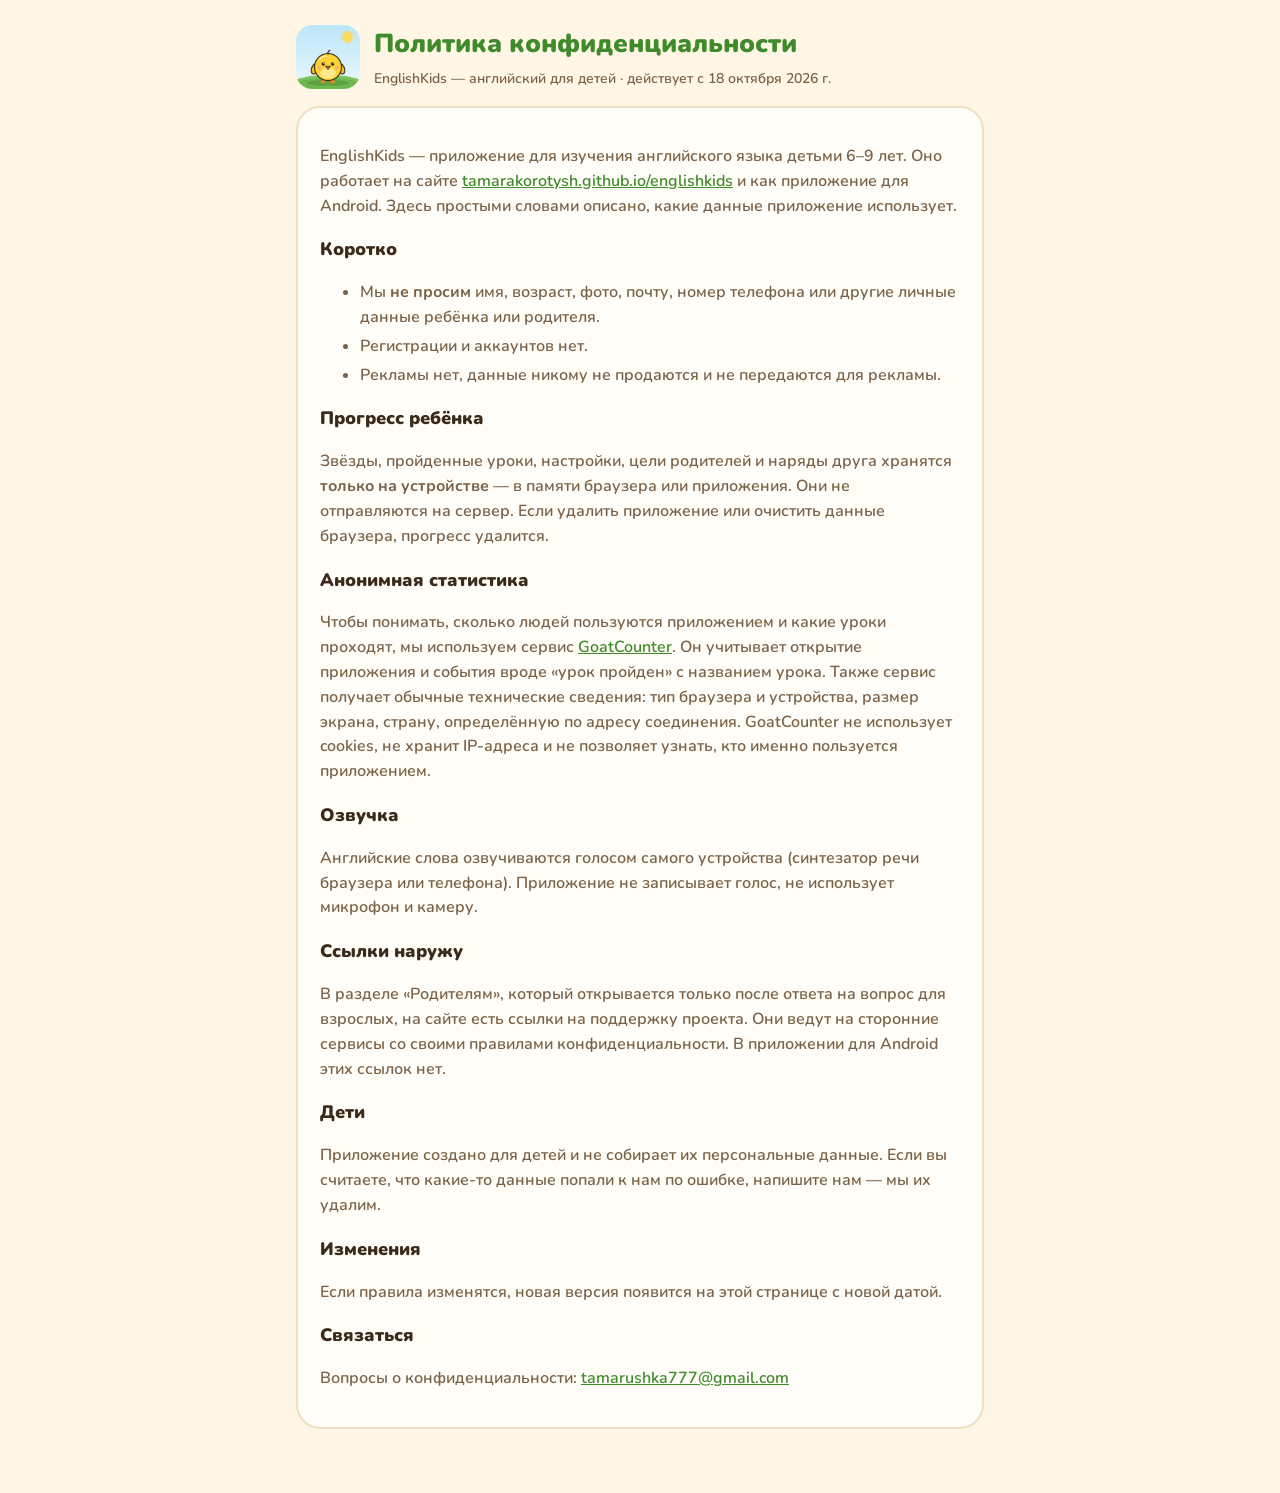
<file: privacy.html>
<!DOCTYPE html>
<html lang="ru">
<head>
<meta charset="UTF-8">
<meta name="viewport" content="width=device-width, initial-scale=1.0">
<title>EnglishKids — политика конфиденциальности</title>
<link rel="icon" href="icons/favicon-32.png" sizes="32x32">
<link rel="stylesheet" href="fonts/nunito.css">
<style>
:root{ --bg:#FFF6E6; --paper:#FFFDF8; --ink:#3B2A1A; --ink-soft:#7A6248; --line:#EFDFC4; --leaf-dark:#3F8A2A; }
*{ box-sizing:border-box; }
body{ margin:0; background:var(--bg); color:var(--ink); font-family:Nunito, "Trebuchet MS", sans-serif; font-weight:600; line-height:1.55; }
main{ max-width:720px; margin:0 auto; padding:24px 16px 48px; }
.card{ background:var(--paper); border:2px solid var(--line); border-radius:24px; padding:20px 22px; margin-bottom:16px; }
h1{ font-size:clamp(19px, 5.6vw, 26px); overflow-wrap:anywhere; font-weight:900; color:var(--leaf-dark); margin:0 0 4px; }
h2{ font-size:18px; font-weight:900; margin:18px 0 6px; }
p, li{ font-size:16px; color:var(--ink-soft); }
li{ margin:4px 0; }
.date{ font-size:14px; color:var(--ink-soft); margin:0; }
.head > div{ min-width:0; }
.head{ display:flex; align-items:center; gap:14px; margin-bottom:16px; }
.head img{ width:64px; height:64px; border-radius:16px; }
a{ color:var(--leaf-dark); }
</style>
</head>
<body>
<main>
  <div class="head">
    <img src="icons/icon-192.png" alt="">
    <div>
      <h1>Политика конфиденциальности</h1>
      <p class="date">EnglishKids — английский для детей · действует с 18 октября 2026 г.</p>
    </div>
  </div>

  <div class="card">
    <p>EnglishKids — приложение для изучения английского языка детьми 6–9 лет. Оно работает на сайте <a href="https://tamarakorotysh.github.io/englishkids/">tamarakorotysh.github.io/englishkids</a> и как приложение для Android. Здесь простыми словами описано, какие данные приложение использует.</p>

    <h2>Коротко</h2>
    <ul>
      <li>Мы <b>не просим</b> имя, возраст, фото, почту, номер телефона или другие личные данные ребёнка или родителя.</li>
      <li>Регистрации и аккаунтов нет.</li>
      <li>Рекламы нет, данные никому не продаются и не передаются для рекламы.</li>
    </ul>

    <h2>Прогресс ребёнка</h2>
    <p>Звёзды, пройденные уроки, настройки, цели родителей и наряды друга хранятся <b>только на устройстве</b> — в памяти браузера или приложения. Они не отправляются на сервер. Если удалить приложение или очистить данные браузера, прогресс удалится.</p>

    <h2>Анонимная статистика</h2>
    <p>Чтобы понимать, сколько людей пользуются приложением и какие уроки проходят, мы используем сервис <a href="https://www.goatcounter.com/">GoatCounter</a>. Он учитывает открытие приложения и события вроде «урок пройден» с названием урока. Также сервис получает обычные технические сведения: тип браузера и устройства, размер экрана, страну, определённую по адресу соединения. GoatCounter не использует cookies, не хранит IP-адреса и не позволяет узнать, кто именно пользуется приложением.</p>

    <h2>Озвучка</h2>
    <p>Английские слова озвучиваются голосом самого устройства (синтезатор речи браузера или телефона). Приложение не записывает голос, не использует микрофон и камеру.</p>

    <h2>Ссылки наружу</h2>
    <p>В разделе «Родителям», который открывается только после ответа на вопрос для взрослых, на сайте есть ссылки на поддержку проекта. Они ведут на сторонние сервисы со своими правилами конфиденциальности. В приложении для Android этих ссылок нет.</p>

    <h2>Дети</h2>
    <p>Приложение создано для детей и не собирает их персональные данные. Если вы считаете, что какие-то данные попали к нам по ошибке, напишите нам — мы их удалим.</p>

    <h2>Изменения</h2>
    <p>Если правила изменятся, новая версия появится на этой странице с новой датой.</p>

    <h2>Связаться</h2>
    <p>Вопросы о конфиденциальности: <a href="mailto:tamarushka777@gmail.com">tamarushka777@gmail.com</a></p>
  </div>
</main>
</body>
</html>
</file>
<file: fonts/nunito.css>
/* Nunito (SIL Open Font License) — локальная копия шрифта, чтобы приложение не ходило в Google и работало без сети */
@font-face{font-family:"Nunito";font-style:normal;font-weight:600;font-display:swap;src:url("nunito-cyrillic-ext.woff2") format("woff2");unicode-range:U+0460-052F, U+1C80-1C8A, U+20B4, U+2DE0-2DFF, U+A640-A69F, U+FE2E-FE2F;}
@font-face{font-family:"Nunito";font-style:normal;font-weight:600;font-display:swap;src:url("nunito-cyrillic.woff2") format("woff2");unicode-range:U+0301, U+0400-045F, U+0490-0491, U+04B0-04B1, U+2116;}
@font-face{font-family:"Nunito";font-style:normal;font-weight:600;font-display:swap;src:url("nunito-latin-ext.woff2") format("woff2");unicode-range:U+0100-02BA, U+02BD-02C5, U+02C7-02CC, U+02CE-02D7, U+02DD-02FF, U+0304, U+0308, U+0329, U+1D00-1DBF, U+1E00-1E9F, U+1EF2-1EFF, U+2020, U+20A0-20AB, U+20AD-20C4, U+2113, U+2C60-2C7F, U+A720-A7FF;}
@font-face{font-family:"Nunito";font-style:normal;font-weight:600;font-display:swap;src:url("nunito-latin.woff2") format("woff2");unicode-range:U+0000-00FF, U+0131, U+0152-0153, U+02BB-02BC, U+02C6, U+02DA, U+02DC, U+0304, U+0308, U+0329, U+2000-206F, U+20AC, U+2122, U+2191, U+2193, U+2212, U+2215, U+FEFF, U+FFFD;}
@font-face{font-family:"Nunito";font-style:normal;font-weight:700;font-display:swap;src:url("nunito-cyrillic-ext.woff2") format("woff2");unicode-range:U+0460-052F, U+1C80-1C8A, U+20B4, U+2DE0-2DFF, U+A640-A69F, U+FE2E-FE2F;}
@font-face{font-family:"Nunito";font-style:normal;font-weight:700;font-display:swap;src:url("nunito-cyrillic.woff2") format("woff2");unicode-range:U+0301, U+0400-045F, U+0490-0491, U+04B0-04B1, U+2116;}
@font-face{font-family:"Nunito";font-style:normal;font-weight:700;font-display:swap;src:url("nunito-latin-ext.woff2") format("woff2");unicode-range:U+0100-02BA, U+02BD-02C5, U+02C7-02CC, U+02CE-02D7, U+02DD-02FF, U+0304, U+0308, U+0329, U+1D00-1DBF, U+1E00-1E9F, U+1EF2-1EFF, U+2020, U+20A0-20AB, U+20AD-20C4, U+2113, U+2C60-2C7F, U+A720-A7FF;}
@font-face{font-family:"Nunito";font-style:normal;font-weight:700;font-display:swap;src:url("nunito-latin.woff2") format("woff2");unicode-range:U+0000-00FF, U+0131, U+0152-0153, U+02BB-02BC, U+02C6, U+02DA, U+02DC, U+0304, U+0308, U+0329, U+2000-206F, U+20AC, U+2122, U+2191, U+2193, U+2212, U+2215, U+FEFF, U+FFFD;}
@font-face{font-family:"Nunito";font-style:normal;font-weight:800;font-display:swap;src:url("nunito-cyrillic-ext.woff2") format("woff2");unicode-range:U+0460-052F, U+1C80-1C8A, U+20B4, U+2DE0-2DFF, U+A640-A69F, U+FE2E-FE2F;}
@font-face{font-family:"Nunito";font-style:normal;font-weight:800;font-display:swap;src:url("nunito-cyrillic.woff2") format("woff2");unicode-range:U+0301, U+0400-045F, U+0490-0491, U+04B0-04B1, U+2116;}
@font-face{font-family:"Nunito";font-style:normal;font-weight:800;font-display:swap;src:url("nunito-latin-ext.woff2") format("woff2");unicode-range:U+0100-02BA, U+02BD-02C5, U+02C7-02CC, U+02CE-02D7, U+02DD-02FF, U+0304, U+0308, U+0329, U+1D00-1DBF, U+1E00-1E9F, U+1EF2-1EFF, U+2020, U+20A0-20AB, U+20AD-20C4, U+2113, U+2C60-2C7F, U+A720-A7FF;}
@font-face{font-family:"Nunito";font-style:normal;font-weight:800;font-display:swap;src:url("nunito-latin.woff2") format("woff2");unicode-range:U+0000-00FF, U+0131, U+0152-0153, U+02BB-02BC, U+02C6, U+02DA, U+02DC, U+0304, U+0308, U+0329, U+2000-206F, U+20AC, U+2122, U+2191, U+2193, U+2212, U+2215, U+FEFF, U+FFFD;}
@font-face{font-family:"Nunito";font-style:normal;font-weight:900;font-display:swap;src:url("nunito-cyrillic-ext.woff2") format("woff2");unicode-range:U+0460-052F, U+1C80-1C8A, U+20B4, U+2DE0-2DFF, U+A640-A69F, U+FE2E-FE2F;}
@font-face{font-family:"Nunito";font-style:normal;font-weight:900;font-display:swap;src:url("nunito-cyrillic.woff2") format("woff2");unicode-range:U+0301, U+0400-045F, U+0490-0491, U+04B0-04B1, U+2116;}
@font-face{font-family:"Nunito";font-style:normal;font-weight:900;font-display:swap;src:url("nunito-latin-ext.woff2") format("woff2");unicode-range:U+0100-02BA, U+02BD-02C5, U+02C7-02CC, U+02CE-02D7, U+02DD-02FF, U+0304, U+0308, U+0329, U+1D00-1DBF, U+1E00-1E9F, U+1EF2-1EFF, U+2020, U+20A0-20AB, U+20AD-20C4, U+2113, U+2C60-2C7F, U+A720-A7FF;}
@font-face{font-family:"Nunito";font-style:normal;font-weight:900;font-display:swap;src:url("nunito-latin.woff2") format("woff2");unicode-range:U+0000-00FF, U+0131, U+0152-0153, U+02BB-02BC, U+02C6, U+02DA, U+02DC, U+0304, U+0308, U+0329, U+2000-206F, U+20AC, U+2122, U+2191, U+2193, U+2212, U+2215, U+FEFF, U+FFFD;}
</file>
